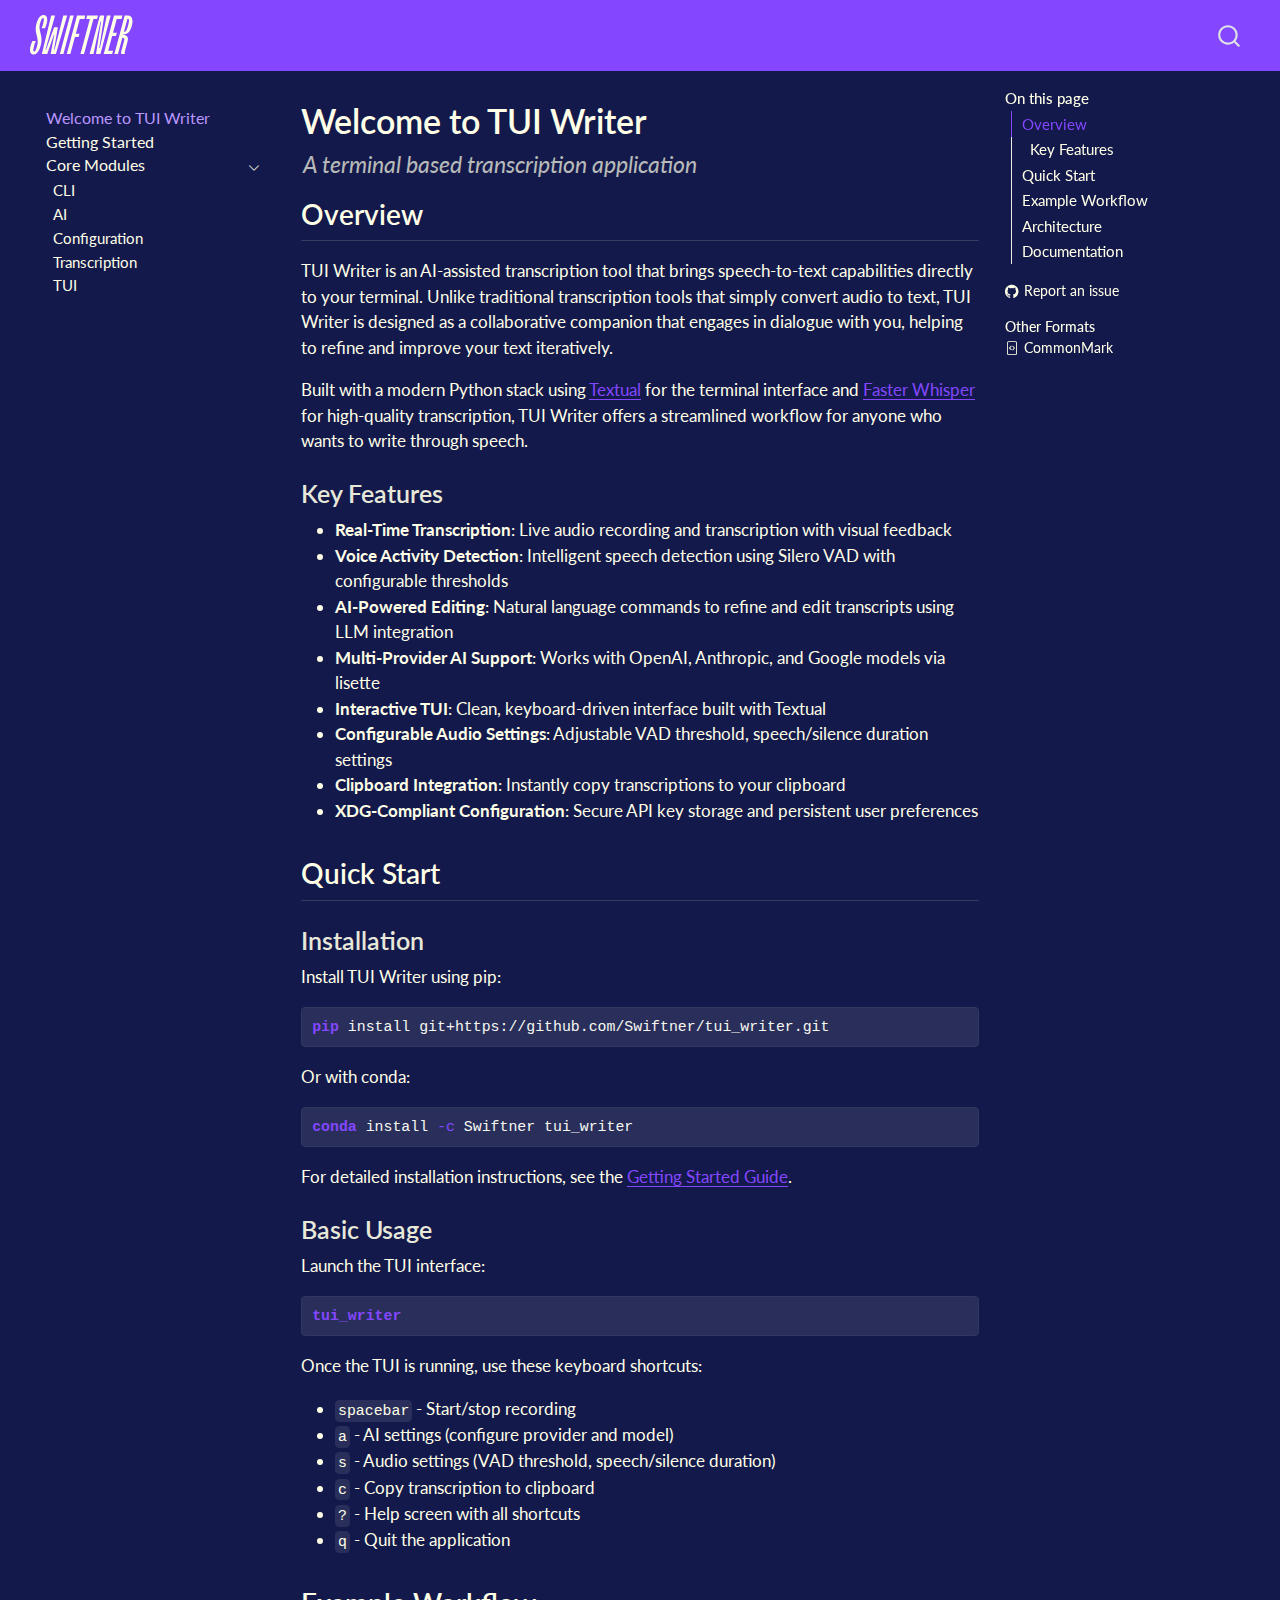
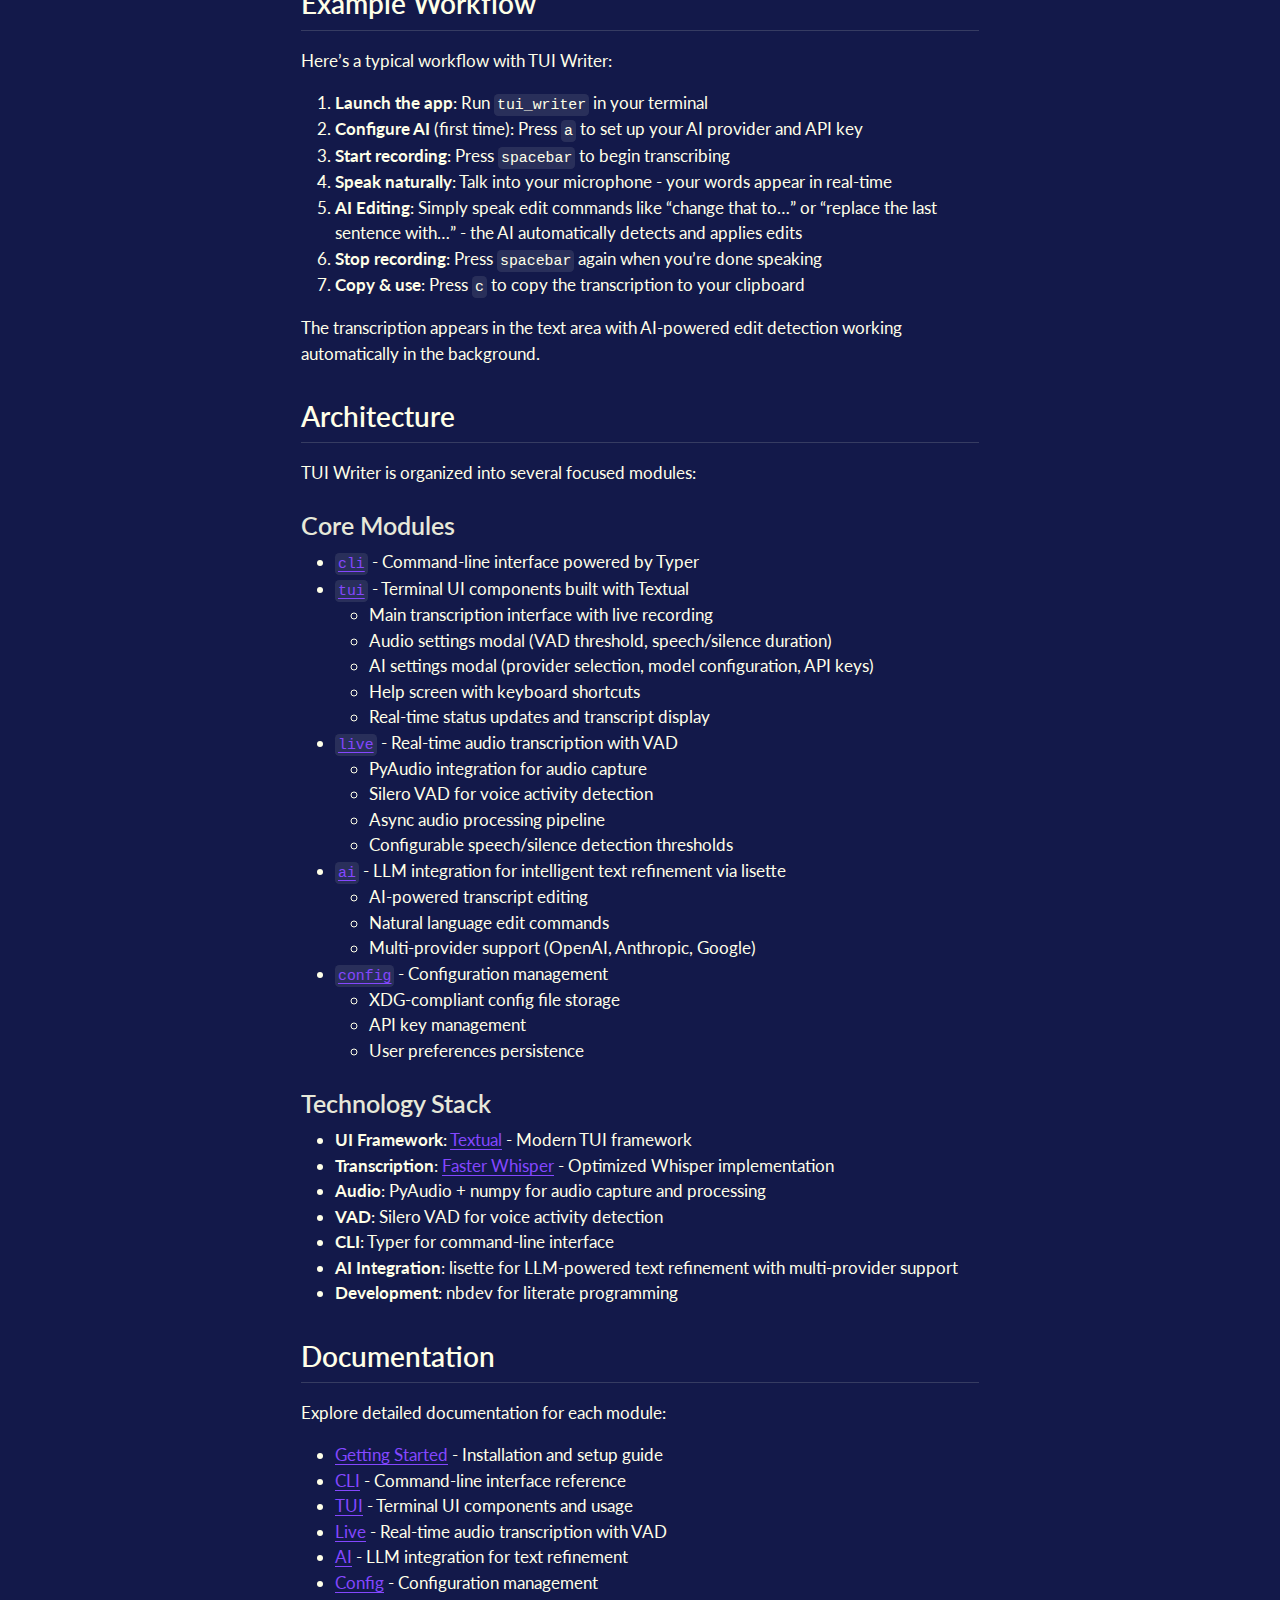
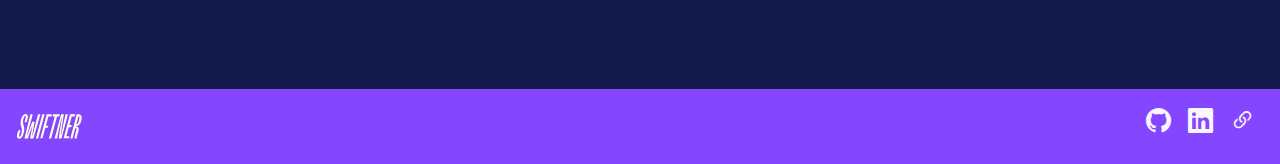
<file: index.html>
<!DOCTYPE html>
<html xmlns="http://www.w3.org/1999/xhtml" lang="en" xml:lang="en"><head>

<meta charset="utf-8">
<meta name="generator" content="quarto-1.8.26">

<meta name="viewport" content="width=device-width, initial-scale=1.0, user-scalable=yes">

<meta name="description" content="A terminal based transcription application">

<title>Welcome to TUI Writer – tui_writer</title>
<style>
code{white-space: pre-wrap;}
span.smallcaps{font-variant: small-caps;}
div.columns{display: flex; gap: min(4vw, 1.5em);}
div.column{flex: auto; overflow-x: auto;}
div.hanging-indent{margin-left: 1.5em; text-indent: -1.5em;}
ul.task-list{list-style: none;}
ul.task-list li input[type="checkbox"] {
  width: 0.8em;
  margin: 0 0.8em 0.2em -1em; /* quarto-specific, see https://github.com/quarto-dev/quarto-cli/issues/4556 */ 
  vertical-align: middle;
}
/* CSS for syntax highlighting */
html { -webkit-text-size-adjust: 100%; }
pre > code.sourceCode { white-space: pre; position: relative; }
pre > code.sourceCode > span { display: inline-block; line-height: 1.25; }
pre > code.sourceCode > span:empty { height: 1.2em; }
.sourceCode { overflow: visible; }
code.sourceCode > span { color: inherit; text-decoration: inherit; }
div.sourceCode { margin: 1em 0; }
pre.sourceCode { margin: 0; }
@media screen {
div.sourceCode { overflow: auto; }
}
@media print {
pre > code.sourceCode { white-space: pre-wrap; }
pre > code.sourceCode > span { text-indent: -5em; padding-left: 5em; }
}
pre.numberSource code
  { counter-reset: source-line 0; }
pre.numberSource code > span
  { position: relative; left: -4em; counter-increment: source-line; }
pre.numberSource code > span > a:first-child::before
  { content: counter(source-line);
    position: relative; left: -1em; text-align: right; vertical-align: baseline;
    border: none; display: inline-block;
    -webkit-touch-callout: none; -webkit-user-select: none;
    -khtml-user-select: none; -moz-user-select: none;
    -ms-user-select: none; user-select: none;
    padding: 0 4px; width: 4em;
  }
pre.numberSource { margin-left: 3em;  padding-left: 4px; }
div.sourceCode
  {   }
@media screen {
pre > code.sourceCode > span > a:first-child::before { text-decoration: underline; }
}
</style>


<script src="site_libs/quarto-nav/quarto-nav.js"></script>
<script src="site_libs/quarto-nav/headroom.min.js"></script>
<script src="site_libs/clipboard/clipboard.min.js"></script>
<script src="site_libs/quarto-search/autocomplete.umd.js"></script>
<script src="site_libs/quarto-search/fuse.min.js"></script>
<script src="site_libs/quarto-search/quarto-search.js"></script>
<meta name="quarto:offset" content="./">
<link href="./static/favicon.ico" rel="icon">
<script src="site_libs/quarto-html/quarto.js" type="module"></script>
<script src="site_libs/quarto-html/tabsets/tabsets.js" type="module"></script>
<script src="site_libs/quarto-html/axe/axe-check.js" type="module"></script>
<script src="site_libs/quarto-html/popper.min.js"></script>
<script src="site_libs/quarto-html/tippy.umd.min.js"></script>
<script src="site_libs/quarto-html/anchor.min.js"></script>
<link href="site_libs/quarto-html/tippy.css" rel="stylesheet">
<link href="site_libs/quarto-html/quarto-syntax-highlighting-dark-b758ccaa5987ceb1b75504551e579abf.css" rel="stylesheet" id="quarto-text-highlighting-styles">
<script src="site_libs/bootstrap/bootstrap.min.js"></script>
<link href="site_libs/bootstrap/bootstrap-icons.css" rel="stylesheet">
<link href="site_libs/bootstrap/bootstrap-2eb1021dfeeaed9502868759e4fb33d2.min.css" rel="stylesheet" append-hash="true" id="quarto-bootstrap" data-mode="dark">
<script id="quarto-search-options" type="application/json">{
  "location": "navbar",
  "copy-button": false,
  "collapse-after": 3,
  "panel-placement": "end",
  "type": "overlay",
  "limit": 50,
  "keyboard-shortcut": [
    "f",
    "/",
    "s"
  ],
  "show-item-context": false,
  "language": {
    "search-no-results-text": "No results",
    "search-matching-documents-text": "matching documents",
    "search-copy-link-title": "Copy link to search",
    "search-hide-matches-text": "Hide additional matches",
    "search-more-match-text": "more match in this document",
    "search-more-matches-text": "more matches in this document",
    "search-clear-button-title": "Clear",
    "search-text-placeholder": "",
    "search-detached-cancel-button-title": "Cancel",
    "search-submit-button-title": "Submit",
    "search-label": "Search"
  }
}</script>


<link rel="stylesheet" href="styles.css">
<meta property="og:title" content="Welcome to TUI Writer – tui_writer">
<meta property="og:description" content="A terminal based transcription application">
<meta property="og:site_name" content="tui_writer">
<meta name="twitter:title" content="Welcome to TUI Writer – tui_writer">
<meta name="twitter:description" content="A terminal based transcription application">
<meta name="twitter:card" content="summary">
</head>

<body class="nav-sidebar floating nav-fixed quarto-light">

<div id="quarto-search-results"></div>
  <header id="quarto-header" class="headroom fixed-top">
    <nav class="navbar navbar-expand-lg " data-bs-theme="dark">
      <div class="navbar-container container-fluid">
      <div class="navbar-brand-container mx-auto">
    <a href="./index.html" class="navbar-brand navbar-brand-logo">
    <img src="./static/logo.svg" alt="" class="navbar-logo light-content">
    <img src="./static/logo.svg" alt="" class="navbar-logo dark-content">
    </a>
    <a class="navbar-brand" href="./index.html">
    <span class="navbar-title">tui_writer</span>
    </a>
  </div>
        <div class="quarto-navbar-tools tools-end">
</div>
          <div id="quarto-search" class="" title="Search"></div>
      </div> <!-- /container-fluid -->
    </nav>
  <nav class="quarto-secondary-nav">
    <div class="container-fluid d-flex">
      <button type="button" class="quarto-btn-toggle btn" data-bs-toggle="collapse" role="button" data-bs-target=".quarto-sidebar-collapse-item" aria-controls="quarto-sidebar" aria-expanded="false" aria-label="Toggle sidebar navigation" onclick="if (window.quartoToggleHeadroom) { window.quartoToggleHeadroom(); }">
        <i class="bi bi-layout-text-sidebar-reverse"></i>
      </button>
        <nav class="quarto-page-breadcrumbs" aria-label="breadcrumb"><ol class="breadcrumb"><li class="breadcrumb-item"><a href="./index.html">Welcome to TUI Writer</a></li></ol></nav>
        <a class="flex-grow-1" role="navigation" data-bs-toggle="collapse" data-bs-target=".quarto-sidebar-collapse-item" aria-controls="quarto-sidebar" aria-expanded="false" aria-label="Toggle sidebar navigation" onclick="if (window.quartoToggleHeadroom) { window.quartoToggleHeadroom(); }">      
        </a>
    </div>
  </nav>
</header>
<!-- content -->
<div id="quarto-content" class="quarto-container page-columns page-rows-contents page-layout-article page-navbar">
<!-- sidebar -->
  <nav id="quarto-sidebar" class="sidebar collapse collapse-horizontal quarto-sidebar-collapse-item sidebar-navigation floating overflow-auto">
    <div class="sidebar-menu-container"> 
    <ul class="list-unstyled mt-1">
        <li class="sidebar-item">
  <div class="sidebar-item-container"> 
  <a href="./index.html" class="sidebar-item-text sidebar-link active">
 <span class="menu-text">Welcome to TUI Writer</span></a>
  </div>
</li>
        <li class="sidebar-item">
  <div class="sidebar-item-container"> 
  <a href="./getting_started.html" class="sidebar-item-text sidebar-link">
 <span class="menu-text">Getting Started</span></a>
  </div>
</li>
        <li class="sidebar-item sidebar-item-section">
      <div class="sidebar-item-container"> 
            <a class="sidebar-item-text sidebar-link text-start" data-bs-toggle="collapse" data-bs-target="#quarto-sidebar-section-1" role="navigation" aria-expanded="true">
 <span class="menu-text">Core Modules</span></a>
          <a class="sidebar-item-toggle text-start" data-bs-toggle="collapse" data-bs-target="#quarto-sidebar-section-1" role="navigation" aria-expanded="true" aria-label="Toggle section">
            <i class="bi bi-chevron-right ms-2"></i>
          </a> 
      </div>
      <ul id="quarto-sidebar-section-1" class="collapse list-unstyled sidebar-section depth1 show">  
          <li class="sidebar-item">
  <div class="sidebar-item-container"> 
  <a href="./cli.html" class="sidebar-item-text sidebar-link">
 <span class="menu-text">CLI</span></a>
  </div>
</li>
          <li class="sidebar-item">
  <div class="sidebar-item-container"> 
  <a href="./ai.html" class="sidebar-item-text sidebar-link">
 <span class="menu-text">AI</span></a>
  </div>
</li>
          <li class="sidebar-item">
  <div class="sidebar-item-container"> 
  <a href="./config.html" class="sidebar-item-text sidebar-link">
 <span class="menu-text">Configuration</span></a>
  </div>
</li>
          <li class="sidebar-item">
  <div class="sidebar-item-container"> 
  <a href="./live.html" class="sidebar-item-text sidebar-link">
 <span class="menu-text">Transcription</span></a>
  </div>
</li>
          <li class="sidebar-item">
  <div class="sidebar-item-container"> 
  <a href="./tui.html" class="sidebar-item-text sidebar-link">
 <span class="menu-text">TUI</span></a>
  </div>
</li>
      </ul>
  </li>
    </ul>
    </div>
</nav>
<div id="quarto-sidebar-glass" class="quarto-sidebar-collapse-item" data-bs-toggle="collapse" data-bs-target=".quarto-sidebar-collapse-item"></div>
<!-- margin-sidebar -->
    <div id="quarto-margin-sidebar" class="sidebar margin-sidebar">
        <nav id="TOC" role="doc-toc" class="toc-active">
    <h2 id="toc-title">On this page</h2>
   
  <ul>
  <li><a href="#overview" id="toc-overview" class="nav-link active" data-scroll-target="#overview">Overview</a>
  <ul class="collapse">
  <li><a href="#key-features" id="toc-key-features" class="nav-link" data-scroll-target="#key-features">Key Features</a></li>
  </ul></li>
  <li><a href="#quick-start" id="toc-quick-start" class="nav-link" data-scroll-target="#quick-start">Quick Start</a>
  <ul class="collapse">
  <li><a href="#installation" id="toc-installation" class="nav-link" data-scroll-target="#installation">Installation</a></li>
  <li><a href="#basic-usage" id="toc-basic-usage" class="nav-link" data-scroll-target="#basic-usage">Basic Usage</a></li>
  </ul></li>
  <li><a href="#example-workflow" id="toc-example-workflow" class="nav-link" data-scroll-target="#example-workflow">Example Workflow</a></li>
  <li><a href="#architecture" id="toc-architecture" class="nav-link" data-scroll-target="#architecture">Architecture</a>
  <ul class="collapse">
  <li><a href="#core-modules" id="toc-core-modules" class="nav-link" data-scroll-target="#core-modules">Core Modules</a></li>
  <li><a href="#technology-stack" id="toc-technology-stack" class="nav-link" data-scroll-target="#technology-stack">Technology Stack</a></li>
  </ul></li>
  <li><a href="#documentation" id="toc-documentation" class="nav-link" data-scroll-target="#documentation">Documentation</a></li>
  </ul>
<div class="toc-actions"><ul><li><a href="https://github.com/Swiftner/tui_writer/issues/new" class="toc-action"><i class="bi bi-github"></i>Report an issue</a></li></ul></div><div class="quarto-alternate-formats"><h2>Other Formats</h2><ul><li><a href="index.md"><i class="bi bi-file-code"></i>CommonMark</a></li></ul></div></nav>
    </div>
<!-- main -->
<main class="content" id="quarto-document-content">

<header id="title-block-header" class="quarto-title-block default">
<div class="quarto-title">
<h1 class="title">Welcome to TUI Writer</h1>
</div>

<div>
  <div class="description">
    A terminal based transcription application
  </div>
</div>


<div class="quarto-title-meta">

    
  
    
  </div>
  


</header>


<!-- WARNING: THIS FILE WAS AUTOGENERATED! DO NOT EDIT! -->
<section id="overview" class="level2">
<h2 class="anchored" data-anchor-id="overview">Overview</h2>
<p>TUI Writer is an AI-assisted transcription tool that brings speech-to-text capabilities directly to your terminal. Unlike traditional transcription tools that simply convert audio to text, TUI Writer is designed as a collaborative companion that engages in dialogue with you, helping to refine and improve your text iteratively.</p>
<p>Built with a modern Python stack using <a href="https://textual.textualize.io/">Textual</a> for the terminal interface and <a href="https://github.com/SYSTRAN/faster-whisper">Faster Whisper</a> for high-quality transcription, TUI Writer offers a streamlined workflow for anyone who wants to write through speech.</p>
<section id="key-features" class="level3">
<h3 class="anchored" data-anchor-id="key-features">Key Features</h3>
<ul>
<li><strong>Real-Time Transcription</strong>: Live audio recording and transcription with visual feedback</li>
<li><strong>Voice Activity Detection</strong>: Intelligent speech detection using Silero VAD with configurable thresholds</li>
<li><strong>AI-Powered Editing</strong>: Natural language commands to refine and edit transcripts using LLM integration</li>
<li><strong>Multi-Provider AI Support</strong>: Works with OpenAI, Anthropic, and Google models via lisette</li>
<li><strong>Interactive TUI</strong>: Clean, keyboard-driven interface built with Textual</li>
<li><strong>Configurable Audio Settings</strong>: Adjustable VAD threshold, speech/silence duration settings</li>
<li><strong>Clipboard Integration</strong>: Instantly copy transcriptions to your clipboard</li>
<li><strong>XDG-Compliant Configuration</strong>: Secure API key storage and persistent user preferences</li>
</ul>
</section>
</section>
<section id="quick-start" class="level2">
<h2 class="anchored" data-anchor-id="quick-start">Quick Start</h2>
<section id="installation" class="level3">
<h3 class="anchored" data-anchor-id="installation">Installation</h3>
<p>Install TUI Writer using pip:</p>
<div class="code-copy-outer-scaffold"><div class="sourceCode" id="cb1"><pre class="sourceCode bash code-with-copy"><code class="sourceCode bash"><span id="cb1-1"><a href="#cb1-1" aria-hidden="true" tabindex="-1"></a><span class="ex">pip</span> install git+https://github.com/Swiftner/tui_writer.git</span></code></pre></div><button title="Copy to Clipboard" class="code-copy-button"><i class="bi"></i></button></div>
<p>Or with conda:</p>
<div class="code-copy-outer-scaffold"><div class="sourceCode" id="cb2"><pre class="sourceCode bash code-with-copy"><code class="sourceCode bash"><span id="cb2-1"><a href="#cb2-1" aria-hidden="true" tabindex="-1"></a><span class="ex">conda</span> install <span class="at">-c</span> Swiftner tui_writer</span></code></pre></div><button title="Copy to Clipboard" class="code-copy-button"><i class="bi"></i></button></div>
<p>For detailed installation instructions, see the <a href="getting_started.html">Getting Started Guide</a>.</p>
</section>
<section id="basic-usage" class="level3">
<h3 class="anchored" data-anchor-id="basic-usage">Basic Usage</h3>
<p>Launch the TUI interface:</p>
<div class="code-copy-outer-scaffold"><div class="sourceCode" id="cb3"><pre class="sourceCode bash code-with-copy"><code class="sourceCode bash"><span id="cb3-1"><a href="#cb3-1" aria-hidden="true" tabindex="-1"></a><span class="ex">tui_writer</span></span></code></pre></div><button title="Copy to Clipboard" class="code-copy-button"><i class="bi"></i></button></div>
<p>Once the TUI is running, use these keyboard shortcuts:</p>
<ul>
<li><strong><code>spacebar</code></strong> - Start/stop recording</li>
<li><strong><code>a</code></strong> - AI settings (configure provider and model)</li>
<li><strong><code>s</code></strong> - Audio settings (VAD threshold, speech/silence duration)</li>
<li><strong><code>c</code></strong> - Copy transcription to clipboard</li>
<li><strong><code>?</code></strong> - Help screen with all shortcuts</li>
<li><strong><code>q</code></strong> - Quit the application</li>
</ul>
</section>
</section>
<section id="example-workflow" class="level2">
<h2 class="anchored" data-anchor-id="example-workflow">Example Workflow</h2>
<p>Here’s a typical workflow with TUI Writer:</p>
<ol type="1">
<li><strong>Launch the app</strong>: Run <code>tui_writer</code> in your terminal</li>
<li><strong>Configure AI</strong> (first time): Press <code>a</code> to set up your AI provider and API key</li>
<li><strong>Start recording</strong>: Press <code>spacebar</code> to begin transcribing</li>
<li><strong>Speak naturally</strong>: Talk into your microphone - your words appear in real-time</li>
<li><strong>AI Editing</strong>: Simply speak edit commands like “change that to…” or “replace the last sentence with…” - the AI automatically detects and applies edits</li>
<li><strong>Stop recording</strong>: Press <code>spacebar</code> again when you’re done speaking</li>
<li><strong>Copy &amp; use</strong>: Press <code>c</code> to copy the transcription to your clipboard</li>
</ol>
<p>The transcription appears in the text area with AI-powered edit detection working automatically in the background.</p>
</section>
<section id="architecture" class="level2">
<h2 class="anchored" data-anchor-id="architecture">Architecture</h2>
<p>TUI Writer is organized into several focused modules:</p>
<section id="core-modules" class="level3">
<h3 class="anchored" data-anchor-id="core-modules">Core Modules</h3>
<ul>
<li><strong><a href="cli.html"><code>cli</code></a></strong> - Command-line interface powered by Typer</li>
<li><strong><a href="tui.html"><code>tui</code></a></strong> - Terminal UI components built with Textual
<ul>
<li>Main transcription interface with live recording</li>
<li>Audio settings modal (VAD threshold, speech/silence duration)</li>
<li>AI settings modal (provider selection, model configuration, API keys)</li>
<li>Help screen with keyboard shortcuts</li>
<li>Real-time status updates and transcript display</li>
</ul></li>
<li><strong><a href="live.html"><code>live</code></a></strong> - Real-time audio transcription with VAD
<ul>
<li>PyAudio integration for audio capture</li>
<li>Silero VAD for voice activity detection</li>
<li>Async audio processing pipeline</li>
<li>Configurable speech/silence detection thresholds</li>
</ul></li>
<li><strong><a href="ai.html"><code>ai</code></a></strong> - LLM integration for intelligent text refinement via lisette
<ul>
<li>AI-powered transcript editing</li>
<li>Natural language edit commands</li>
<li>Multi-provider support (OpenAI, Anthropic, Google)</li>
</ul></li>
<li><strong><a href="01_config.html"><code>config</code></a></strong> - Configuration management
<ul>
<li>XDG-compliant config file storage</li>
<li>API key management</li>
<li>User preferences persistence</li>
</ul></li>
</ul>
</section>
<section id="technology-stack" class="level3">
<h3 class="anchored" data-anchor-id="technology-stack">Technology Stack</h3>
<ul>
<li><strong>UI Framework</strong>: <a href="https://textual.textualize.io/">Textual</a> - Modern TUI framework</li>
<li><strong>Transcription</strong>: <a href="https://github.com/SYSTRAN/faster-whisper">Faster Whisper</a> - Optimized Whisper implementation</li>
<li><strong>Audio</strong>: PyAudio + numpy for audio capture and processing</li>
<li><strong>VAD</strong>: Silero VAD for voice activity detection</li>
<li><strong>CLI</strong>: Typer for command-line interface</li>
<li><strong>AI Integration</strong>: lisette for LLM-powered text refinement with multi-provider support</li>
<li><strong>Development</strong>: nbdev for literate programming</li>
</ul>
</section>
</section>
<section id="documentation" class="level2">
<h2 class="anchored" data-anchor-id="documentation">Documentation</h2>
<p>Explore detailed documentation for each module:</p>
<ul>
<li><strong><a href="getting_started.html">Getting Started</a></strong> - Installation and setup guide</li>
<li><strong><a href="cli.html">CLI</a></strong> - Command-line interface reference</li>
<li><strong><a href="tui.html">TUI</a></strong> - Terminal UI components and usage</li>
<li><strong><a href="live.html">Live</a></strong> - Real-time audio transcription with VAD</li>
<li><strong><a href="ai.html">AI</a></strong> - LLM integration for text refinement</li>
<li><strong><a href="01_config.html">Config</a></strong> - Configuration management</li>
</ul>


</section>

</main> <!-- /main -->
<script id="quarto-html-after-body" type="application/javascript">
  window.document.addEventListener("DOMContentLoaded", function (event) {
    const icon = "";
    const anchorJS = new window.AnchorJS();
    anchorJS.options = {
      placement: 'right',
      icon: icon
    };
    anchorJS.add('.anchored');
    const isCodeAnnotation = (el) => {
      for (const clz of el.classList) {
        if (clz.startsWith('code-annotation-')) {                     
          return true;
        }
      }
      return false;
    }
    const onCopySuccess = function(e) {
      // button target
      const button = e.trigger;
      // don't keep focus
      button.blur();
      // flash "checked"
      button.classList.add('code-copy-button-checked');
      var currentTitle = button.getAttribute("title");
      button.setAttribute("title", "Copied!");
      let tooltip;
      if (window.bootstrap) {
        button.setAttribute("data-bs-toggle", "tooltip");
        button.setAttribute("data-bs-placement", "left");
        button.setAttribute("data-bs-title", "Copied!");
        tooltip = new bootstrap.Tooltip(button, 
          { trigger: "manual", 
            customClass: "code-copy-button-tooltip",
            offset: [0, -8]});
        tooltip.show();    
      }
      setTimeout(function() {
        if (tooltip) {
          tooltip.hide();
          button.removeAttribute("data-bs-title");
          button.removeAttribute("data-bs-toggle");
          button.removeAttribute("data-bs-placement");
        }
        button.setAttribute("title", currentTitle);
        button.classList.remove('code-copy-button-checked');
      }, 1000);
      // clear code selection
      e.clearSelection();
    }
    const getTextToCopy = function(trigger) {
      const outerScaffold = trigger.parentElement.cloneNode(true);
      const codeEl = outerScaffold.querySelector('code');
      for (const childEl of codeEl.children) {
        if (isCodeAnnotation(childEl)) {
          childEl.remove();
        }
      }
      return codeEl.innerText;
    }
    const clipboard = new window.ClipboardJS('.code-copy-button:not([data-in-quarto-modal])', {
      text: getTextToCopy
    });
    clipboard.on('success', onCopySuccess);
    if (window.document.getElementById('quarto-embedded-source-code-modal')) {
      const clipboardModal = new window.ClipboardJS('.code-copy-button[data-in-quarto-modal]', {
        text: getTextToCopy,
        container: window.document.getElementById('quarto-embedded-source-code-modal')
      });
      clipboardModal.on('success', onCopySuccess);
    }
      var localhostRegex = new RegExp(/^(?:http|https):\/\/localhost\:?[0-9]*\//);
      var mailtoRegex = new RegExp(/^mailto:/);
        var filterRegex = new RegExp("https:\/\/tui-writer\.swiftner\.app\/");
      var isInternal = (href) => {
          return filterRegex.test(href) || localhostRegex.test(href) || mailtoRegex.test(href);
      }
      // Inspect non-navigation links and adorn them if external
     var links = window.document.querySelectorAll('a[href]:not(.nav-link):not(.navbar-brand):not(.toc-action):not(.sidebar-link):not(.sidebar-item-toggle):not(.pagination-link):not(.no-external):not([aria-hidden]):not(.dropdown-item):not(.quarto-navigation-tool):not(.about-link)');
      for (var i=0; i<links.length; i++) {
        const link = links[i];
        if (!isInternal(link.href)) {
          // undo the damage that might have been done by quarto-nav.js in the case of
          // links that we want to consider external
          if (link.dataset.originalHref !== undefined) {
            link.href = link.dataset.originalHref;
          }
        }
      }
    function tippyHover(el, contentFn, onTriggerFn, onUntriggerFn) {
      const config = {
        allowHTML: true,
        maxWidth: 500,
        delay: 100,
        arrow: false,
        appendTo: function(el) {
            return el.parentElement;
        },
        interactive: true,
        interactiveBorder: 10,
        theme: 'quarto',
        placement: 'bottom-start',
      };
      if (contentFn) {
        config.content = contentFn;
      }
      if (onTriggerFn) {
        config.onTrigger = onTriggerFn;
      }
      if (onUntriggerFn) {
        config.onUntrigger = onUntriggerFn;
      }
      window.tippy(el, config); 
    }
    const noterefs = window.document.querySelectorAll('a[role="doc-noteref"]');
    for (var i=0; i<noterefs.length; i++) {
      const ref = noterefs[i];
      tippyHover(ref, function() {
        // use id or data attribute instead here
        let href = ref.getAttribute('data-footnote-href') || ref.getAttribute('href');
        try { href = new URL(href).hash; } catch {}
        const id = href.replace(/^#\/?/, "");
        const note = window.document.getElementById(id);
        if (note) {
          return note.innerHTML;
        } else {
          return "";
        }
      });
    }
    const xrefs = window.document.querySelectorAll('a.quarto-xref');
    const processXRef = (id, note) => {
      // Strip column container classes
      const stripColumnClz = (el) => {
        el.classList.remove("page-full", "page-columns");
        if (el.children) {
          for (const child of el.children) {
            stripColumnClz(child);
          }
        }
      }
      stripColumnClz(note)
      if (id === null || id.startsWith('sec-')) {
        // Special case sections, only their first couple elements
        const container = document.createElement("div");
        if (note.children && note.children.length > 2) {
          container.appendChild(note.children[0].cloneNode(true));
          for (let i = 1; i < note.children.length; i++) {
            const child = note.children[i];
            if (child.tagName === "P" && child.innerText === "") {
              continue;
            } else {
              container.appendChild(child.cloneNode(true));
              break;
            }
          }
          if (window.Quarto?.typesetMath) {
            window.Quarto.typesetMath(container);
          }
          return container.innerHTML
        } else {
          if (window.Quarto?.typesetMath) {
            window.Quarto.typesetMath(note);
          }
          return note.innerHTML;
        }
      } else {
        // Remove any anchor links if they are present
        const anchorLink = note.querySelector('a.anchorjs-link');
        if (anchorLink) {
          anchorLink.remove();
        }
        if (window.Quarto?.typesetMath) {
          window.Quarto.typesetMath(note);
        }
        if (note.classList.contains("callout")) {
          return note.outerHTML;
        } else {
          return note.innerHTML;
        }
      }
    }
    for (var i=0; i<xrefs.length; i++) {
      const xref = xrefs[i];
      tippyHover(xref, undefined, function(instance) {
        instance.disable();
        let url = xref.getAttribute('href');
        let hash = undefined; 
        if (url.startsWith('#')) {
          hash = url;
        } else {
          try { hash = new URL(url).hash; } catch {}
        }
        if (hash) {
          const id = hash.replace(/^#\/?/, "");
          const note = window.document.getElementById(id);
          if (note !== null) {
            try {
              const html = processXRef(id, note.cloneNode(true));
              instance.setContent(html);
            } finally {
              instance.enable();
              instance.show();
            }
          } else {
            // See if we can fetch this
            fetch(url.split('#')[0])
            .then(res => res.text())
            .then(html => {
              const parser = new DOMParser();
              const htmlDoc = parser.parseFromString(html, "text/html");
              const note = htmlDoc.getElementById(id);
              if (note !== null) {
                const html = processXRef(id, note);
                instance.setContent(html);
              } 
            }).finally(() => {
              instance.enable();
              instance.show();
            });
          }
        } else {
          // See if we can fetch a full url (with no hash to target)
          // This is a special case and we should probably do some content thinning / targeting
          fetch(url)
          .then(res => res.text())
          .then(html => {
            const parser = new DOMParser();
            const htmlDoc = parser.parseFromString(html, "text/html");
            const note = htmlDoc.querySelector('main.content');
            if (note !== null) {
              // This should only happen for chapter cross references
              // (since there is no id in the URL)
              // remove the first header
              if (note.children.length > 0 && note.children[0].tagName === "HEADER") {
                note.children[0].remove();
              }
              const html = processXRef(null, note);
              instance.setContent(html);
            } 
          }).finally(() => {
            instance.enable();
            instance.show();
          });
        }
      }, function(instance) {
      });
    }
        let selectedAnnoteEl;
        const selectorForAnnotation = ( cell, annotation) => {
          let cellAttr = 'data-code-cell="' + cell + '"';
          let lineAttr = 'data-code-annotation="' +  annotation + '"';
          const selector = 'span[' + cellAttr + '][' + lineAttr + ']';
          return selector;
        }
        const selectCodeLines = (annoteEl) => {
          const doc = window.document;
          const targetCell = annoteEl.getAttribute("data-target-cell");
          const targetAnnotation = annoteEl.getAttribute("data-target-annotation");
          const annoteSpan = window.document.querySelector(selectorForAnnotation(targetCell, targetAnnotation));
          const lines = annoteSpan.getAttribute("data-code-lines").split(",");
          const lineIds = lines.map((line) => {
            return targetCell + "-" + line;
          })
          let top = null;
          let height = null;
          let parent = null;
          if (lineIds.length > 0) {
              //compute the position of the single el (top and bottom and make a div)
              const el = window.document.getElementById(lineIds[0]);
              top = el.offsetTop;
              height = el.offsetHeight;
              parent = el.parentElement.parentElement;
            if (lineIds.length > 1) {
              const lastEl = window.document.getElementById(lineIds[lineIds.length - 1]);
              const bottom = lastEl.offsetTop + lastEl.offsetHeight;
              height = bottom - top;
            }
            if (top !== null && height !== null && parent !== null) {
              // cook up a div (if necessary) and position it 
              let div = window.document.getElementById("code-annotation-line-highlight");
              if (div === null) {
                div = window.document.createElement("div");
                div.setAttribute("id", "code-annotation-line-highlight");
                div.style.position = 'absolute';
                parent.appendChild(div);
              }
              div.style.top = top - 2 + "px";
              div.style.height = height + 4 + "px";
              div.style.left = 0;
              let gutterDiv = window.document.getElementById("code-annotation-line-highlight-gutter");
              if (gutterDiv === null) {
                gutterDiv = window.document.createElement("div");
                gutterDiv.setAttribute("id", "code-annotation-line-highlight-gutter");
                gutterDiv.style.position = 'absolute';
                const codeCell = window.document.getElementById(targetCell);
                const gutter = codeCell.querySelector('.code-annotation-gutter');
                gutter.appendChild(gutterDiv);
              }
              gutterDiv.style.top = top - 2 + "px";
              gutterDiv.style.height = height + 4 + "px";
            }
            selectedAnnoteEl = annoteEl;
          }
        };
        const unselectCodeLines = () => {
          const elementsIds = ["code-annotation-line-highlight", "code-annotation-line-highlight-gutter"];
          elementsIds.forEach((elId) => {
            const div = window.document.getElementById(elId);
            if (div) {
              div.remove();
            }
          });
          selectedAnnoteEl = undefined;
        };
          // Handle positioning of the toggle
      window.addEventListener(
        "resize",
        throttle(() => {
          elRect = undefined;
          if (selectedAnnoteEl) {
            selectCodeLines(selectedAnnoteEl);
          }
        }, 10)
      );
      function throttle(fn, ms) {
      let throttle = false;
      let timer;
        return (...args) => {
          if(!throttle) { // first call gets through
              fn.apply(this, args);
              throttle = true;
          } else { // all the others get throttled
              if(timer) clearTimeout(timer); // cancel #2
              timer = setTimeout(() => {
                fn.apply(this, args);
                timer = throttle = false;
              }, ms);
          }
        };
      }
        // Attach click handler to the DT
        const annoteDls = window.document.querySelectorAll('dt[data-target-cell]');
        for (const annoteDlNode of annoteDls) {
          annoteDlNode.addEventListener('click', (event) => {
            const clickedEl = event.target;
            if (clickedEl !== selectedAnnoteEl) {
              unselectCodeLines();
              const activeEl = window.document.querySelector('dt[data-target-cell].code-annotation-active');
              if (activeEl) {
                activeEl.classList.remove('code-annotation-active');
              }
              selectCodeLines(clickedEl);
              clickedEl.classList.add('code-annotation-active');
            } else {
              // Unselect the line
              unselectCodeLines();
              clickedEl.classList.remove('code-annotation-active');
            }
          });
        }
    const findCites = (el) => {
      const parentEl = el.parentElement;
      if (parentEl) {
        const cites = parentEl.dataset.cites;
        if (cites) {
          return {
            el,
            cites: cites.split(' ')
          };
        } else {
          return findCites(el.parentElement)
        }
      } else {
        return undefined;
      }
    };
    var bibliorefs = window.document.querySelectorAll('a[role="doc-biblioref"]');
    for (var i=0; i<bibliorefs.length; i++) {
      const ref = bibliorefs[i];
      const citeInfo = findCites(ref);
      if (citeInfo) {
        tippyHover(citeInfo.el, function() {
          var popup = window.document.createElement('div');
          citeInfo.cites.forEach(function(cite) {
            var citeDiv = window.document.createElement('div');
            citeDiv.classList.add('hanging-indent');
            citeDiv.classList.add('csl-entry');
            var biblioDiv = window.document.getElementById('ref-' + cite);
            if (biblioDiv) {
              citeDiv.innerHTML = biblioDiv.innerHTML;
            }
            popup.appendChild(citeDiv);
          });
          return popup.innerHTML;
        });
      }
    }
  });
  </script>
</div> <!-- /content -->
<footer class="footer">
  <div class="nav-footer">
    <div class="nav-footer-left">
<p><img src="static/logo.svg" alt="TUI Writer Logo" style="height: 30px;"></p>
</div>   
    <div class="nav-footer-center">
      &nbsp;
    <div class="toc-actions d-sm-block d-md-none"><ul><li><a href="https://github.com/Swiftner/tui_writer/issues/new" class="toc-action"><i class="bi bi-github"></i>Report an issue</a></li></ul></div></div>
    <div class="nav-footer-right">
      <ul class="footer-items list-unstyled">
    <li class="nav-item compact">
    <a class="nav-link" href="https://github.com/Swiftner">
      <i class="bi bi-github" role="img">
</i> 
    </a>
  </li>  
    <li class="nav-item compact">
    <a class="nav-link" href="https://www.linkedin.com/company/swiftner/">
      <i class="bi bi-linkedin" role="img">
</i> 
    </a>
  </li>  
    <li class="nav-item compact">
    <a class="nav-link" href="https://swiftner.com/">
      <i class="bi bi-link-45deg" role="img">
</i> 
    </a>
  </li>  
</ul>
    </div>
  </div>
</footer>




</body></html>
</file>
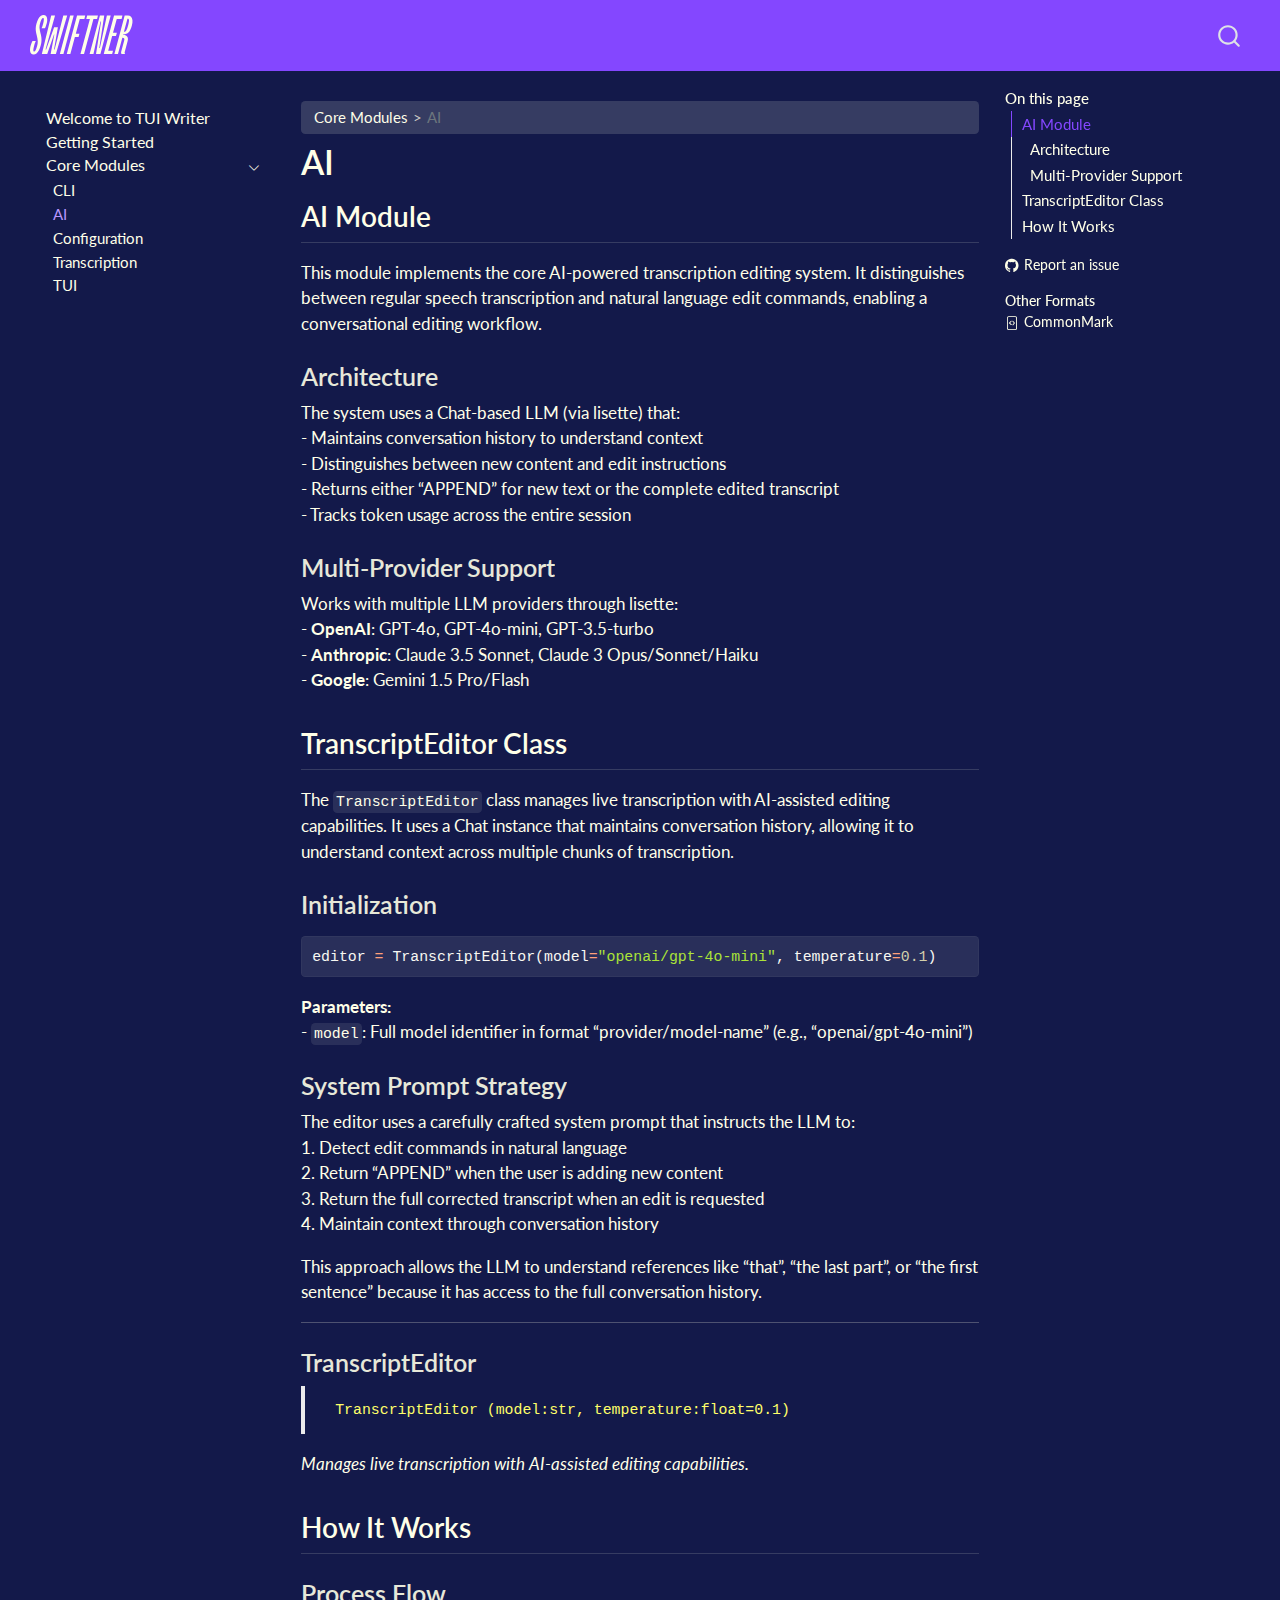
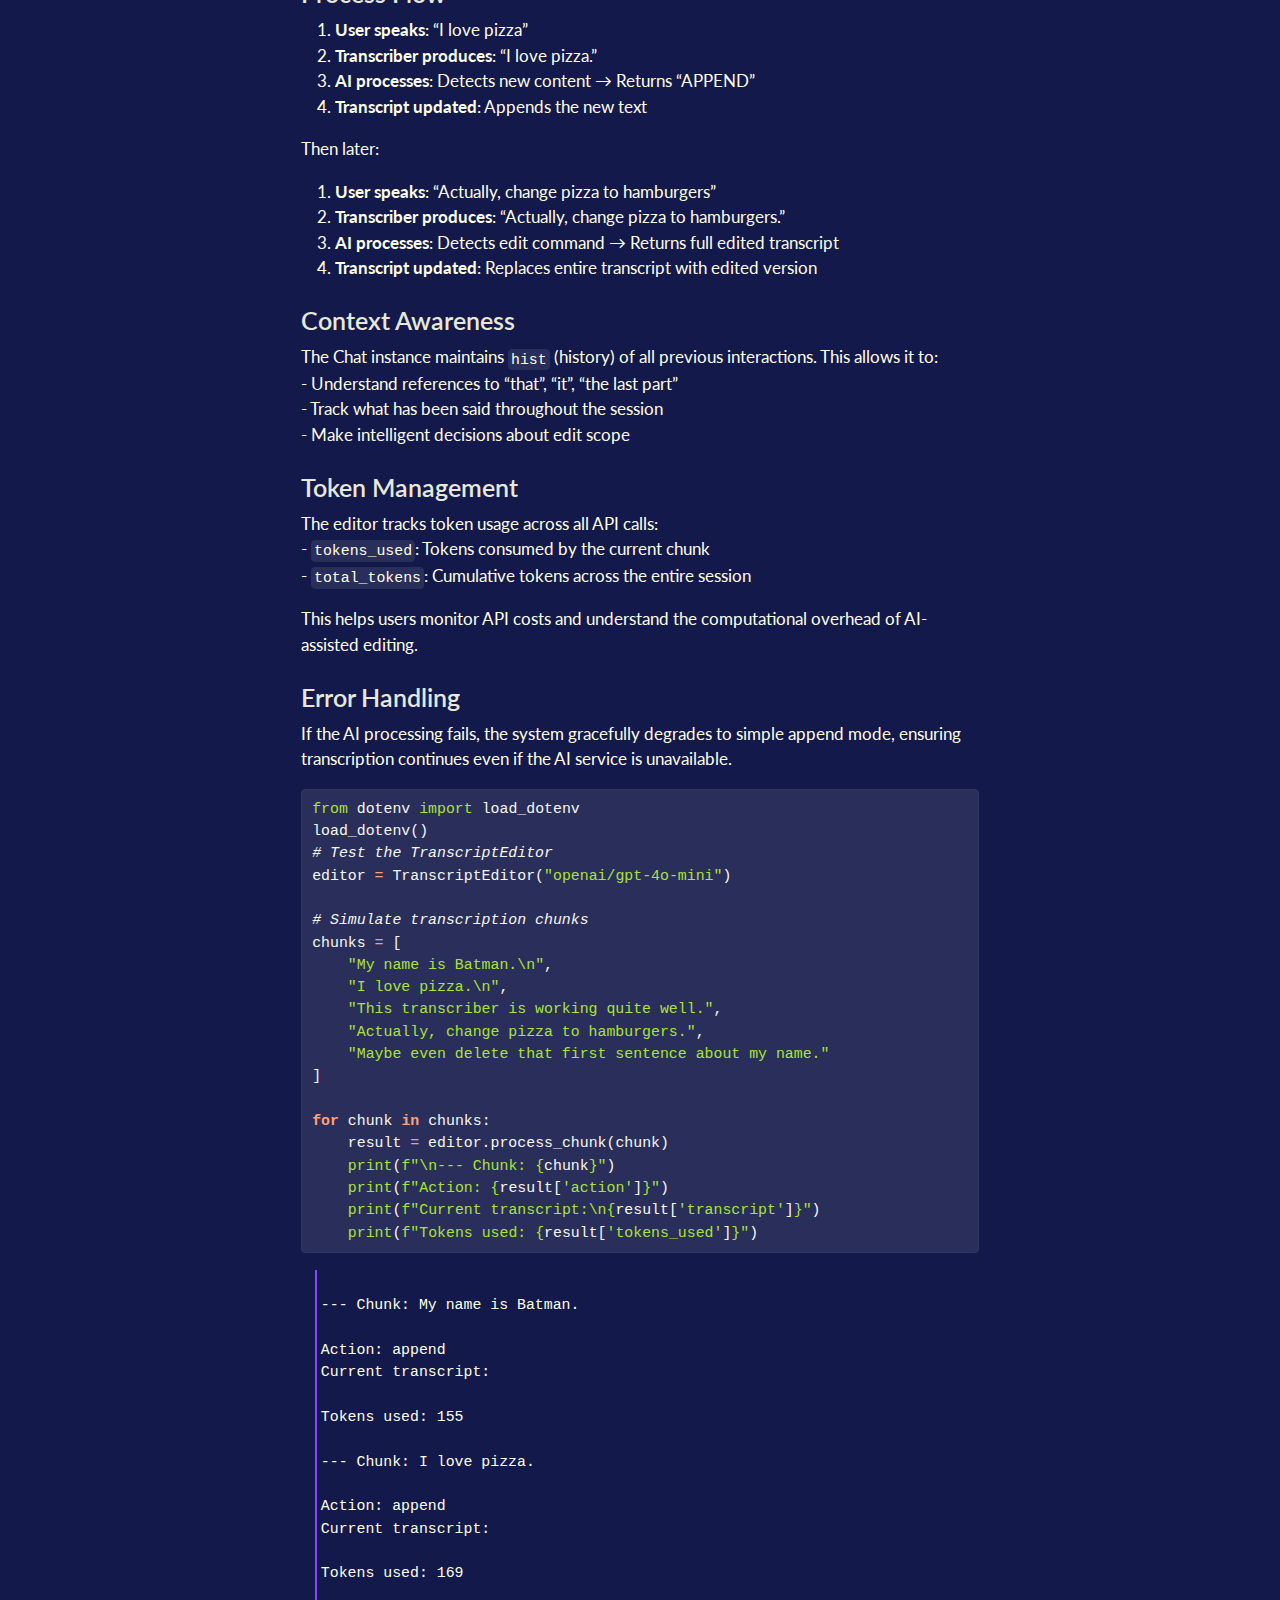
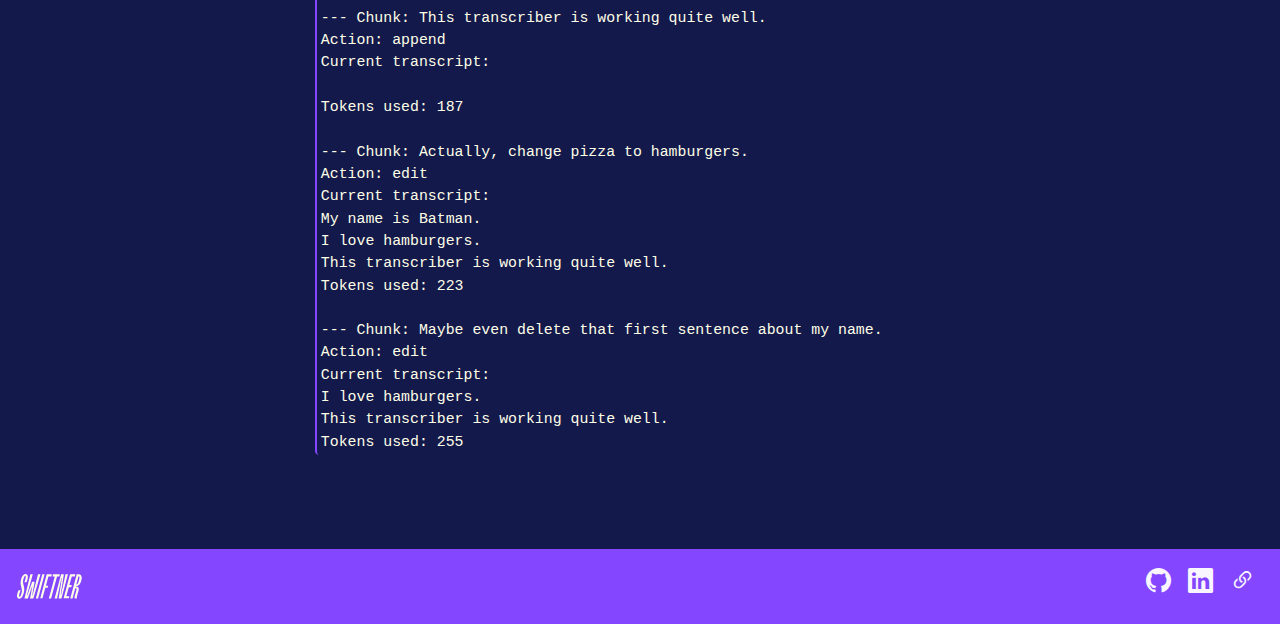
<file: ai.html>
<!DOCTYPE html>
<html xmlns="http://www.w3.org/1999/xhtml" lang="en" xml:lang="en"><head>

<meta charset="utf-8">
<meta name="generator" content="quarto-1.8.26">

<meta name="viewport" content="width=device-width, initial-scale=1.0, user-scalable=yes">


<title>AI – tui_writer</title>
<style>
code{white-space: pre-wrap;}
span.smallcaps{font-variant: small-caps;}
div.columns{display: flex; gap: min(4vw, 1.5em);}
div.column{flex: auto; overflow-x: auto;}
div.hanging-indent{margin-left: 1.5em; text-indent: -1.5em;}
ul.task-list{list-style: none;}
ul.task-list li input[type="checkbox"] {
  width: 0.8em;
  margin: 0 0.8em 0.2em -1em; /* quarto-specific, see https://github.com/quarto-dev/quarto-cli/issues/4556 */ 
  vertical-align: middle;
}
/* CSS for syntax highlighting */
html { -webkit-text-size-adjust: 100%; }
pre > code.sourceCode { white-space: pre; position: relative; }
pre > code.sourceCode > span { display: inline-block; line-height: 1.25; }
pre > code.sourceCode > span:empty { height: 1.2em; }
.sourceCode { overflow: visible; }
code.sourceCode > span { color: inherit; text-decoration: inherit; }
div.sourceCode { margin: 1em 0; }
pre.sourceCode { margin: 0; }
@media screen {
div.sourceCode { overflow: auto; }
}
@media print {
pre > code.sourceCode { white-space: pre-wrap; }
pre > code.sourceCode > span { text-indent: -5em; padding-left: 5em; }
}
pre.numberSource code
  { counter-reset: source-line 0; }
pre.numberSource code > span
  { position: relative; left: -4em; counter-increment: source-line; }
pre.numberSource code > span > a:first-child::before
  { content: counter(source-line);
    position: relative; left: -1em; text-align: right; vertical-align: baseline;
    border: none; display: inline-block;
    -webkit-touch-callout: none; -webkit-user-select: none;
    -khtml-user-select: none; -moz-user-select: none;
    -ms-user-select: none; user-select: none;
    padding: 0 4px; width: 4em;
  }
pre.numberSource { margin-left: 3em;  padding-left: 4px; }
div.sourceCode
  {   }
@media screen {
pre > code.sourceCode > span > a:first-child::before { text-decoration: underline; }
}
</style>


<script src="site_libs/quarto-nav/quarto-nav.js"></script>
<script src="site_libs/quarto-nav/headroom.min.js"></script>
<script src="site_libs/clipboard/clipboard.min.js"></script>
<script src="site_libs/quarto-search/autocomplete.umd.js"></script>
<script src="site_libs/quarto-search/fuse.min.js"></script>
<script src="site_libs/quarto-search/quarto-search.js"></script>
<meta name="quarto:offset" content="./">
<link href="./static/favicon.ico" rel="icon">
<script src="site_libs/quarto-html/quarto.js" type="module"></script>
<script src="site_libs/quarto-html/tabsets/tabsets.js" type="module"></script>
<script src="site_libs/quarto-html/axe/axe-check.js" type="module"></script>
<script src="site_libs/quarto-html/popper.min.js"></script>
<script src="site_libs/quarto-html/tippy.umd.min.js"></script>
<script src="site_libs/quarto-html/anchor.min.js"></script>
<link href="site_libs/quarto-html/tippy.css" rel="stylesheet">
<link href="site_libs/quarto-html/quarto-syntax-highlighting-dark-b758ccaa5987ceb1b75504551e579abf.css" rel="stylesheet" id="quarto-text-highlighting-styles">
<script src="site_libs/bootstrap/bootstrap.min.js"></script>
<link href="site_libs/bootstrap/bootstrap-icons.css" rel="stylesheet">
<link href="site_libs/bootstrap/bootstrap-2eb1021dfeeaed9502868759e4fb33d2.min.css" rel="stylesheet" append-hash="true" id="quarto-bootstrap" data-mode="dark">
<script id="quarto-search-options" type="application/json">{
  "location": "navbar",
  "copy-button": false,
  "collapse-after": 3,
  "panel-placement": "end",
  "type": "overlay",
  "limit": 50,
  "keyboard-shortcut": [
    "f",
    "/",
    "s"
  ],
  "show-item-context": false,
  "language": {
    "search-no-results-text": "No results",
    "search-matching-documents-text": "matching documents",
    "search-copy-link-title": "Copy link to search",
    "search-hide-matches-text": "Hide additional matches",
    "search-more-match-text": "more match in this document",
    "search-more-matches-text": "more matches in this document",
    "search-clear-button-title": "Clear",
    "search-text-placeholder": "",
    "search-detached-cancel-button-title": "Cancel",
    "search-submit-button-title": "Submit",
    "search-label": "Search"
  }
}</script>


<link rel="stylesheet" href="styles.css">
<meta property="og:title" content="AI – tui_writer">
<meta property="og:description" content="A TUI that you run to transcribe and edit text. It’s like a companion that dictates for you, engaging in a dialogue to collaboratively update a block of text rather than performing a direct transcription.">
<meta property="og:site_name" content="tui_writer">
<meta name="twitter:title" content="AI – tui_writer">
<meta name="twitter:description" content="A TUI that you run to transcribe and edit text. It’s like a companion that dictates for you, engaging in a dialogue to collaboratively update a block of text rather than performing a direct transcription.">
<meta name="twitter:card" content="summary">
</head>

<body class="nav-sidebar floating nav-fixed quarto-light">

<div id="quarto-search-results"></div>
  <header id="quarto-header" class="headroom fixed-top">
    <nav class="navbar navbar-expand-lg " data-bs-theme="dark">
      <div class="navbar-container container-fluid">
      <div class="navbar-brand-container mx-auto">
    <a href="./index.html" class="navbar-brand navbar-brand-logo">
    <img src="./static/logo.svg" alt="" class="navbar-logo light-content">
    <img src="./static/logo.svg" alt="" class="navbar-logo dark-content">
    </a>
    <a class="navbar-brand" href="./index.html">
    <span class="navbar-title">tui_writer</span>
    </a>
  </div>
        <div class="quarto-navbar-tools tools-end">
</div>
          <div id="quarto-search" class="" title="Search"></div>
      </div> <!-- /container-fluid -->
    </nav>
  <nav class="quarto-secondary-nav">
    <div class="container-fluid d-flex">
      <button type="button" class="quarto-btn-toggle btn" data-bs-toggle="collapse" role="button" data-bs-target=".quarto-sidebar-collapse-item" aria-controls="quarto-sidebar" aria-expanded="false" aria-label="Toggle sidebar navigation" onclick="if (window.quartoToggleHeadroom) { window.quartoToggleHeadroom(); }">
        <i class="bi bi-layout-text-sidebar-reverse"></i>
      </button>
        <nav class="quarto-page-breadcrumbs" aria-label="breadcrumb"><ol class="breadcrumb"><li class="breadcrumb-item"><a href="./cli.html">Core Modules</a></li><li class="breadcrumb-item"><a href="./ai.html">AI</a></li></ol></nav>
        <a class="flex-grow-1" role="navigation" data-bs-toggle="collapse" data-bs-target=".quarto-sidebar-collapse-item" aria-controls="quarto-sidebar" aria-expanded="false" aria-label="Toggle sidebar navigation" onclick="if (window.quartoToggleHeadroom) { window.quartoToggleHeadroom(); }">      
        </a>
    </div>
  </nav>
</header>
<!-- content -->
<div id="quarto-content" class="quarto-container page-columns page-rows-contents page-layout-article page-navbar">
<!-- sidebar -->
  <nav id="quarto-sidebar" class="sidebar collapse collapse-horizontal quarto-sidebar-collapse-item sidebar-navigation floating overflow-auto">
    <div class="sidebar-menu-container"> 
    <ul class="list-unstyled mt-1">
        <li class="sidebar-item">
  <div class="sidebar-item-container"> 
  <a href="./index.html" class="sidebar-item-text sidebar-link">
 <span class="menu-text">Welcome to TUI Writer</span></a>
  </div>
</li>
        <li class="sidebar-item">
  <div class="sidebar-item-container"> 
  <a href="./getting_started.html" class="sidebar-item-text sidebar-link">
 <span class="menu-text">Getting Started</span></a>
  </div>
</li>
        <li class="sidebar-item sidebar-item-section">
      <div class="sidebar-item-container"> 
            <a class="sidebar-item-text sidebar-link text-start" data-bs-toggle="collapse" data-bs-target="#quarto-sidebar-section-1" role="navigation" aria-expanded="true">
 <span class="menu-text">Core Modules</span></a>
          <a class="sidebar-item-toggle text-start" data-bs-toggle="collapse" data-bs-target="#quarto-sidebar-section-1" role="navigation" aria-expanded="true" aria-label="Toggle section">
            <i class="bi bi-chevron-right ms-2"></i>
          </a> 
      </div>
      <ul id="quarto-sidebar-section-1" class="collapse list-unstyled sidebar-section depth1 show">  
          <li class="sidebar-item">
  <div class="sidebar-item-container"> 
  <a href="./cli.html" class="sidebar-item-text sidebar-link">
 <span class="menu-text">CLI</span></a>
  </div>
</li>
          <li class="sidebar-item">
  <div class="sidebar-item-container"> 
  <a href="./ai.html" class="sidebar-item-text sidebar-link active">
 <span class="menu-text">AI</span></a>
  </div>
</li>
          <li class="sidebar-item">
  <div class="sidebar-item-container"> 
  <a href="./config.html" class="sidebar-item-text sidebar-link">
 <span class="menu-text">Configuration</span></a>
  </div>
</li>
          <li class="sidebar-item">
  <div class="sidebar-item-container"> 
  <a href="./live.html" class="sidebar-item-text sidebar-link">
 <span class="menu-text">Transcription</span></a>
  </div>
</li>
          <li class="sidebar-item">
  <div class="sidebar-item-container"> 
  <a href="./tui.html" class="sidebar-item-text sidebar-link">
 <span class="menu-text">TUI</span></a>
  </div>
</li>
      </ul>
  </li>
    </ul>
    </div>
</nav>
<div id="quarto-sidebar-glass" class="quarto-sidebar-collapse-item" data-bs-toggle="collapse" data-bs-target=".quarto-sidebar-collapse-item"></div>
<!-- margin-sidebar -->
    <div id="quarto-margin-sidebar" class="sidebar margin-sidebar">
        <nav id="TOC" role="doc-toc" class="toc-active">
    <h2 id="toc-title">On this page</h2>
   
  <ul>
  <li><a href="#ai-module" id="toc-ai-module" class="nav-link active" data-scroll-target="#ai-module">AI Module</a>
  <ul class="collapse">
  <li><a href="#architecture" id="toc-architecture" class="nav-link" data-scroll-target="#architecture">Architecture</a></li>
  <li><a href="#multi-provider-support" id="toc-multi-provider-support" class="nav-link" data-scroll-target="#multi-provider-support">Multi-Provider Support</a></li>
  </ul></li>
  <li><a href="#transcripteditor-class" id="toc-transcripteditor-class" class="nav-link" data-scroll-target="#transcripteditor-class">TranscriptEditor Class</a>
  <ul class="collapse">
  <li><a href="#initialization" id="toc-initialization" class="nav-link" data-scroll-target="#initialization">Initialization</a></li>
  <li><a href="#system-prompt-strategy" id="toc-system-prompt-strategy" class="nav-link" data-scroll-target="#system-prompt-strategy">System Prompt Strategy</a></li>
  <li><a href="#transcripteditor" id="toc-transcripteditor" class="nav-link" data-scroll-target="#transcripteditor">TranscriptEditor</a></li>
  </ul></li>
  <li><a href="#how-it-works" id="toc-how-it-works" class="nav-link" data-scroll-target="#how-it-works">How It Works</a>
  <ul class="collapse">
  <li><a href="#process-flow" id="toc-process-flow" class="nav-link" data-scroll-target="#process-flow">Process Flow</a></li>
  <li><a href="#context-awareness" id="toc-context-awareness" class="nav-link" data-scroll-target="#context-awareness">Context Awareness</a></li>
  <li><a href="#token-management" id="toc-token-management" class="nav-link" data-scroll-target="#token-management">Token Management</a></li>
  <li><a href="#error-handling" id="toc-error-handling" class="nav-link" data-scroll-target="#error-handling">Error Handling</a></li>
  </ul></li>
  </ul>
<div class="toc-actions"><ul><li><a href="https://github.com/Swiftner/tui_writer/issues/new" class="toc-action"><i class="bi bi-github"></i>Report an issue</a></li></ul></div><div class="quarto-alternate-formats"><h2>Other Formats</h2><ul><li><a href="ai.html.md"><i class="bi bi-file-code"></i>CommonMark</a></li></ul></div></nav>
    </div>
<!-- main -->
<main class="content" id="quarto-document-content">

<header id="title-block-header" class="quarto-title-block default"><nav class="quarto-page-breadcrumbs quarto-title-breadcrumbs d-none d-lg-block" aria-label="breadcrumb"><ol class="breadcrumb"><li class="breadcrumb-item"><a href="./cli.html">Core Modules</a></li><li class="breadcrumb-item"><a href="./ai.html">AI</a></li></ol></nav>
<div class="quarto-title">
<h1 class="title">AI</h1>
</div>



<div class="quarto-title-meta">

    
  
    
  </div>
  


</header>


<!-- WARNING: THIS FILE WAS AUTOGENERATED! DO NOT EDIT! -->
<section id="ai-module" class="level2">
<h2 class="anchored" data-anchor-id="ai-module">AI Module</h2>
<p>This module implements the core AI-powered transcription editing system. It distinguishes between regular speech transcription and natural language edit commands, enabling a conversational editing workflow.</p>
<section id="architecture" class="level3">
<h3 class="anchored" data-anchor-id="architecture">Architecture</h3>
<p>The system uses a Chat-based LLM (via lisette) that: <br> - Maintains conversation history to understand context <br> - Distinguishes between new content and edit instructions <br> - Returns either “APPEND” for new text or the complete edited transcript <br> - Tracks token usage across the entire session <br></p>
</section>
<section id="multi-provider-support" class="level3">
<h3 class="anchored" data-anchor-id="multi-provider-support">Multi-Provider Support</h3>
<p>Works with multiple LLM providers through lisette: <br> - <strong>OpenAI</strong>: GPT-4o, GPT-4o-mini, GPT-3.5-turbo <br> - <strong>Anthropic</strong>: Claude 3.5 Sonnet, Claude 3 Opus/Sonnet/Haiku <br> - <strong>Google</strong>: Gemini 1.5 Pro/Flash <br></p>
</section>
</section>
<section id="transcripteditor-class" class="level2">
<h2 class="anchored" data-anchor-id="transcripteditor-class">TranscriptEditor Class</h2>
<p>The <code>TranscriptEditor</code> class manages live transcription with AI-assisted editing capabilities. It uses a Chat instance that maintains conversation history, allowing it to understand context across multiple chunks of transcription.</p>
<section id="initialization" class="level3">
<h3 class="anchored" data-anchor-id="initialization">Initialization</h3>
<div class="code-copy-outer-scaffold"><div class="sourceCode" id="cb1"><pre class="sourceCode python code-with-copy"><code class="sourceCode python"><span id="cb1-1"><a href="#cb1-1" aria-hidden="true" tabindex="-1"></a>editor <span class="op">=</span> TranscriptEditor(model<span class="op">=</span><span class="st">"openai/gpt-4o-mini"</span>, temperature<span class="op">=</span><span class="fl">0.1</span>)</span></code></pre></div><button title="Copy to Clipboard" class="code-copy-button"><i class="bi"></i></button></div>
<p><strong>Parameters:</strong> <br> - <code>model</code>: Full model identifier in format “provider/model-name” (e.g., “openai/gpt-4o-mini”) <br></p>
</section>
<section id="system-prompt-strategy" class="level3">
<h3 class="anchored" data-anchor-id="system-prompt-strategy">System Prompt Strategy</h3>
<p>The editor uses a carefully crafted system prompt that instructs the LLM to: <br> 1. Detect edit commands in natural language <br> 2. Return “APPEND” when the user is adding new content <br> 3. Return the full corrected transcript when an edit is requested <br> 4. Maintain context through conversation history <br></p>
<p>This approach allows the LLM to understand references like “that”, “the last part”, or “the first sentence” because it has access to the full conversation history.</p>
<hr>
</section>
<section id="transcripteditor" class="level3">
<h3 class="anchored" data-anchor-id="transcripteditor">TranscriptEditor</h3>
<blockquote class="blockquote">
<pre><code> TranscriptEditor (model:str, temperature:float=0.1)</code></pre>
</blockquote>
<p><em>Manages live transcription with AI-assisted editing capabilities.</em></p>
</section>
</section>
<section id="how-it-works" class="level2">
<h2 class="anchored" data-anchor-id="how-it-works">How It Works</h2>
<section id="process-flow" class="level3">
<h3 class="anchored" data-anchor-id="process-flow">Process Flow</h3>
<ol type="1">
<li><strong>User speaks</strong>: “I love pizza” <br></li>
<li><strong>Transcriber produces</strong>: “I love pizza.” <br></li>
<li><strong>AI processes</strong>: Detects new content → Returns “APPEND” <br></li>
<li><strong>Transcript updated</strong>: Appends the new text <br></li>
</ol>
<p>Then later: <br></p>
<ol type="1">
<li><strong>User speaks</strong>: “Actually, change pizza to hamburgers” <br></li>
<li><strong>Transcriber produces</strong>: “Actually, change pizza to hamburgers.” <br></li>
<li><strong>AI processes</strong>: Detects edit command → Returns full edited transcript <br></li>
<li><strong>Transcript updated</strong>: Replaces entire transcript with edited version <br></li>
</ol>
</section>
<section id="context-awareness" class="level3">
<h3 class="anchored" data-anchor-id="context-awareness">Context Awareness</h3>
<p>The Chat instance maintains <code>hist</code> (history) of all previous interactions. This allows it to: <br> - Understand references to “that”, “it”, “the last part” <br> - Track what has been said throughout the session <br> - Make intelligent decisions about edit scope <br></p>
</section>
<section id="token-management" class="level3">
<h3 class="anchored" data-anchor-id="token-management">Token Management</h3>
<p>The editor tracks token usage across all API calls: <br> - <code>tokens_used</code>: Tokens consumed by the current chunk <br> - <code>total_tokens</code>: Cumulative tokens across the entire session <br></p>
<p>This helps users monitor API costs and understand the computational overhead of AI-assisted editing.</p>
</section>
<section id="error-handling" class="level3">
<h3 class="anchored" data-anchor-id="error-handling">Error Handling</h3>
<p>If the AI processing fails, the system gracefully degrades to simple append mode, ensuring transcription continues even if the AI service is unavailable.</p>
<div id="3825418a" class="cell">
<div class="code-copy-outer-scaffold"><div class="sourceCode cell-code" id="cb3"><pre class="sourceCode python code-with-copy"><code class="sourceCode python"><span id="cb3-1"><a href="#cb3-1" aria-hidden="true" tabindex="-1"></a><span class="im">from</span> dotenv <span class="im">import</span> load_dotenv</span>
<span id="cb3-2"><a href="#cb3-2" aria-hidden="true" tabindex="-1"></a>load_dotenv()</span>
<span id="cb3-3"><a href="#cb3-3" aria-hidden="true" tabindex="-1"></a><span class="co"># Test the TranscriptEditor</span></span>
<span id="cb3-4"><a href="#cb3-4" aria-hidden="true" tabindex="-1"></a>editor <span class="op">=</span> TranscriptEditor(<span class="st">"openai/gpt-4o-mini"</span>)</span>
<span id="cb3-5"><a href="#cb3-5" aria-hidden="true" tabindex="-1"></a></span>
<span id="cb3-6"><a href="#cb3-6" aria-hidden="true" tabindex="-1"></a><span class="co"># Simulate transcription chunks</span></span>
<span id="cb3-7"><a href="#cb3-7" aria-hidden="true" tabindex="-1"></a>chunks <span class="op">=</span> [</span>
<span id="cb3-8"><a href="#cb3-8" aria-hidden="true" tabindex="-1"></a>    <span class="st">"My name is Batman.</span><span class="ch">\n</span><span class="st">"</span>,</span>
<span id="cb3-9"><a href="#cb3-9" aria-hidden="true" tabindex="-1"></a>    <span class="st">"I love pizza.</span><span class="ch">\n</span><span class="st">"</span>,</span>
<span id="cb3-10"><a href="#cb3-10" aria-hidden="true" tabindex="-1"></a>    <span class="st">"This transcriber is working quite well."</span>,</span>
<span id="cb3-11"><a href="#cb3-11" aria-hidden="true" tabindex="-1"></a>    <span class="st">"Actually, change pizza to hamburgers."</span>,</span>
<span id="cb3-12"><a href="#cb3-12" aria-hidden="true" tabindex="-1"></a>    <span class="st">"Maybe even delete that first sentence about my name."</span></span>
<span id="cb3-13"><a href="#cb3-13" aria-hidden="true" tabindex="-1"></a>]</span>
<span id="cb3-14"><a href="#cb3-14" aria-hidden="true" tabindex="-1"></a></span>
<span id="cb3-15"><a href="#cb3-15" aria-hidden="true" tabindex="-1"></a><span class="cf">for</span> chunk <span class="kw">in</span> chunks:</span>
<span id="cb3-16"><a href="#cb3-16" aria-hidden="true" tabindex="-1"></a>    result <span class="op">=</span> editor.process_chunk(chunk)</span>
<span id="cb3-17"><a href="#cb3-17" aria-hidden="true" tabindex="-1"></a>    <span class="bu">print</span>(<span class="ss">f"</span><span class="ch">\n</span><span class="ss">--- Chunk: </span><span class="sc">{</span>chunk<span class="sc">}</span><span class="ss">"</span>)</span>
<span id="cb3-18"><a href="#cb3-18" aria-hidden="true" tabindex="-1"></a>    <span class="bu">print</span>(<span class="ss">f"Action: </span><span class="sc">{</span>result[<span class="st">'action'</span>]<span class="sc">}</span><span class="ss">"</span>)</span>
<span id="cb3-19"><a href="#cb3-19" aria-hidden="true" tabindex="-1"></a>    <span class="bu">print</span>(<span class="ss">f"Current transcript:</span><span class="ch">\n</span><span class="sc">{</span>result[<span class="st">'transcript'</span>]<span class="sc">}</span><span class="ss">"</span>)</span>
<span id="cb3-20"><a href="#cb3-20" aria-hidden="true" tabindex="-1"></a>    <span class="bu">print</span>(<span class="ss">f"Tokens used: </span><span class="sc">{</span>result[<span class="st">'tokens_used'</span>]<span class="sc">}</span><span class="ss">"</span>)</span></code></pre></div><button title="Copy to Clipboard" class="code-copy-button"><i class="bi"></i></button></div>
<div class="cell-output cell-output-stdout">
<pre><code>
--- Chunk: My name is Batman.

Action: append
Current transcript:

Tokens used: 155

--- Chunk: I love pizza.

Action: append
Current transcript:

Tokens used: 169

--- Chunk: This transcriber is working quite well.
Action: append
Current transcript:

Tokens used: 187

--- Chunk: Actually, change pizza to hamburgers.
Action: edit
Current transcript:
My name is Batman.  
I love hamburgers.  
This transcriber is working quite well.
Tokens used: 223

--- Chunk: Maybe even delete that first sentence about my name.
Action: edit
Current transcript:
I love hamburgers.  
This transcriber is working quite well.
Tokens used: 255</code></pre>
</div>
</div>


</section>
</section>

</main> <!-- /main -->
<script id="quarto-html-after-body" type="application/javascript">
  window.document.addEventListener("DOMContentLoaded", function (event) {
    const icon = "";
    const anchorJS = new window.AnchorJS();
    anchorJS.options = {
      placement: 'right',
      icon: icon
    };
    anchorJS.add('.anchored');
    const isCodeAnnotation = (el) => {
      for (const clz of el.classList) {
        if (clz.startsWith('code-annotation-')) {                     
          return true;
        }
      }
      return false;
    }
    const onCopySuccess = function(e) {
      // button target
      const button = e.trigger;
      // don't keep focus
      button.blur();
      // flash "checked"
      button.classList.add('code-copy-button-checked');
      var currentTitle = button.getAttribute("title");
      button.setAttribute("title", "Copied!");
      let tooltip;
      if (window.bootstrap) {
        button.setAttribute("data-bs-toggle", "tooltip");
        button.setAttribute("data-bs-placement", "left");
        button.setAttribute("data-bs-title", "Copied!");
        tooltip = new bootstrap.Tooltip(button, 
          { trigger: "manual", 
            customClass: "code-copy-button-tooltip",
            offset: [0, -8]});
        tooltip.show();    
      }
      setTimeout(function() {
        if (tooltip) {
          tooltip.hide();
          button.removeAttribute("data-bs-title");
          button.removeAttribute("data-bs-toggle");
          button.removeAttribute("data-bs-placement");
        }
        button.setAttribute("title", currentTitle);
        button.classList.remove('code-copy-button-checked');
      }, 1000);
      // clear code selection
      e.clearSelection();
    }
    const getTextToCopy = function(trigger) {
      const outerScaffold = trigger.parentElement.cloneNode(true);
      const codeEl = outerScaffold.querySelector('code');
      for (const childEl of codeEl.children) {
        if (isCodeAnnotation(childEl)) {
          childEl.remove();
        }
      }
      return codeEl.innerText;
    }
    const clipboard = new window.ClipboardJS('.code-copy-button:not([data-in-quarto-modal])', {
      text: getTextToCopy
    });
    clipboard.on('success', onCopySuccess);
    if (window.document.getElementById('quarto-embedded-source-code-modal')) {
      const clipboardModal = new window.ClipboardJS('.code-copy-button[data-in-quarto-modal]', {
        text: getTextToCopy,
        container: window.document.getElementById('quarto-embedded-source-code-modal')
      });
      clipboardModal.on('success', onCopySuccess);
    }
      var localhostRegex = new RegExp(/^(?:http|https):\/\/localhost\:?[0-9]*\//);
      var mailtoRegex = new RegExp(/^mailto:/);
        var filterRegex = new RegExp("https:\/\/tui-writer\.swiftner\.app\/");
      var isInternal = (href) => {
          return filterRegex.test(href) || localhostRegex.test(href) || mailtoRegex.test(href);
      }
      // Inspect non-navigation links and adorn them if external
     var links = window.document.querySelectorAll('a[href]:not(.nav-link):not(.navbar-brand):not(.toc-action):not(.sidebar-link):not(.sidebar-item-toggle):not(.pagination-link):not(.no-external):not([aria-hidden]):not(.dropdown-item):not(.quarto-navigation-tool):not(.about-link)');
      for (var i=0; i<links.length; i++) {
        const link = links[i];
        if (!isInternal(link.href)) {
          // undo the damage that might have been done by quarto-nav.js in the case of
          // links that we want to consider external
          if (link.dataset.originalHref !== undefined) {
            link.href = link.dataset.originalHref;
          }
        }
      }
    function tippyHover(el, contentFn, onTriggerFn, onUntriggerFn) {
      const config = {
        allowHTML: true,
        maxWidth: 500,
        delay: 100,
        arrow: false,
        appendTo: function(el) {
            return el.parentElement;
        },
        interactive: true,
        interactiveBorder: 10,
        theme: 'quarto',
        placement: 'bottom-start',
      };
      if (contentFn) {
        config.content = contentFn;
      }
      if (onTriggerFn) {
        config.onTrigger = onTriggerFn;
      }
      if (onUntriggerFn) {
        config.onUntrigger = onUntriggerFn;
      }
      window.tippy(el, config); 
    }
    const noterefs = window.document.querySelectorAll('a[role="doc-noteref"]');
    for (var i=0; i<noterefs.length; i++) {
      const ref = noterefs[i];
      tippyHover(ref, function() {
        // use id or data attribute instead here
        let href = ref.getAttribute('data-footnote-href') || ref.getAttribute('href');
        try { href = new URL(href).hash; } catch {}
        const id = href.replace(/^#\/?/, "");
        const note = window.document.getElementById(id);
        if (note) {
          return note.innerHTML;
        } else {
          return "";
        }
      });
    }
    const xrefs = window.document.querySelectorAll('a.quarto-xref');
    const processXRef = (id, note) => {
      // Strip column container classes
      const stripColumnClz = (el) => {
        el.classList.remove("page-full", "page-columns");
        if (el.children) {
          for (const child of el.children) {
            stripColumnClz(child);
          }
        }
      }
      stripColumnClz(note)
      if (id === null || id.startsWith('sec-')) {
        // Special case sections, only their first couple elements
        const container = document.createElement("div");
        if (note.children && note.children.length > 2) {
          container.appendChild(note.children[0].cloneNode(true));
          for (let i = 1; i < note.children.length; i++) {
            const child = note.children[i];
            if (child.tagName === "P" && child.innerText === "") {
              continue;
            } else {
              container.appendChild(child.cloneNode(true));
              break;
            }
          }
          if (window.Quarto?.typesetMath) {
            window.Quarto.typesetMath(container);
          }
          return container.innerHTML
        } else {
          if (window.Quarto?.typesetMath) {
            window.Quarto.typesetMath(note);
          }
          return note.innerHTML;
        }
      } else {
        // Remove any anchor links if they are present
        const anchorLink = note.querySelector('a.anchorjs-link');
        if (anchorLink) {
          anchorLink.remove();
        }
        if (window.Quarto?.typesetMath) {
          window.Quarto.typesetMath(note);
        }
        if (note.classList.contains("callout")) {
          return note.outerHTML;
        } else {
          return note.innerHTML;
        }
      }
    }
    for (var i=0; i<xrefs.length; i++) {
      const xref = xrefs[i];
      tippyHover(xref, undefined, function(instance) {
        instance.disable();
        let url = xref.getAttribute('href');
        let hash = undefined; 
        if (url.startsWith('#')) {
          hash = url;
        } else {
          try { hash = new URL(url).hash; } catch {}
        }
        if (hash) {
          const id = hash.replace(/^#\/?/, "");
          const note = window.document.getElementById(id);
          if (note !== null) {
            try {
              const html = processXRef(id, note.cloneNode(true));
              instance.setContent(html);
            } finally {
              instance.enable();
              instance.show();
            }
          } else {
            // See if we can fetch this
            fetch(url.split('#')[0])
            .then(res => res.text())
            .then(html => {
              const parser = new DOMParser();
              const htmlDoc = parser.parseFromString(html, "text/html");
              const note = htmlDoc.getElementById(id);
              if (note !== null) {
                const html = processXRef(id, note);
                instance.setContent(html);
              } 
            }).finally(() => {
              instance.enable();
              instance.show();
            });
          }
        } else {
          // See if we can fetch a full url (with no hash to target)
          // This is a special case and we should probably do some content thinning / targeting
          fetch(url)
          .then(res => res.text())
          .then(html => {
            const parser = new DOMParser();
            const htmlDoc = parser.parseFromString(html, "text/html");
            const note = htmlDoc.querySelector('main.content');
            if (note !== null) {
              // This should only happen for chapter cross references
              // (since there is no id in the URL)
              // remove the first header
              if (note.children.length > 0 && note.children[0].tagName === "HEADER") {
                note.children[0].remove();
              }
              const html = processXRef(null, note);
              instance.setContent(html);
            } 
          }).finally(() => {
            instance.enable();
            instance.show();
          });
        }
      }, function(instance) {
      });
    }
        let selectedAnnoteEl;
        const selectorForAnnotation = ( cell, annotation) => {
          let cellAttr = 'data-code-cell="' + cell + '"';
          let lineAttr = 'data-code-annotation="' +  annotation + '"';
          const selector = 'span[' + cellAttr + '][' + lineAttr + ']';
          return selector;
        }
        const selectCodeLines = (annoteEl) => {
          const doc = window.document;
          const targetCell = annoteEl.getAttribute("data-target-cell");
          const targetAnnotation = annoteEl.getAttribute("data-target-annotation");
          const annoteSpan = window.document.querySelector(selectorForAnnotation(targetCell, targetAnnotation));
          const lines = annoteSpan.getAttribute("data-code-lines").split(",");
          const lineIds = lines.map((line) => {
            return targetCell + "-" + line;
          })
          let top = null;
          let height = null;
          let parent = null;
          if (lineIds.length > 0) {
              //compute the position of the single el (top and bottom and make a div)
              const el = window.document.getElementById(lineIds[0]);
              top = el.offsetTop;
              height = el.offsetHeight;
              parent = el.parentElement.parentElement;
            if (lineIds.length > 1) {
              const lastEl = window.document.getElementById(lineIds[lineIds.length - 1]);
              const bottom = lastEl.offsetTop + lastEl.offsetHeight;
              height = bottom - top;
            }
            if (top !== null && height !== null && parent !== null) {
              // cook up a div (if necessary) and position it 
              let div = window.document.getElementById("code-annotation-line-highlight");
              if (div === null) {
                div = window.document.createElement("div");
                div.setAttribute("id", "code-annotation-line-highlight");
                div.style.position = 'absolute';
                parent.appendChild(div);
              }
              div.style.top = top - 2 + "px";
              div.style.height = height + 4 + "px";
              div.style.left = 0;
              let gutterDiv = window.document.getElementById("code-annotation-line-highlight-gutter");
              if (gutterDiv === null) {
                gutterDiv = window.document.createElement("div");
                gutterDiv.setAttribute("id", "code-annotation-line-highlight-gutter");
                gutterDiv.style.position = 'absolute';
                const codeCell = window.document.getElementById(targetCell);
                const gutter = codeCell.querySelector('.code-annotation-gutter');
                gutter.appendChild(gutterDiv);
              }
              gutterDiv.style.top = top - 2 + "px";
              gutterDiv.style.height = height + 4 + "px";
            }
            selectedAnnoteEl = annoteEl;
          }
        };
        const unselectCodeLines = () => {
          const elementsIds = ["code-annotation-line-highlight", "code-annotation-line-highlight-gutter"];
          elementsIds.forEach((elId) => {
            const div = window.document.getElementById(elId);
            if (div) {
              div.remove();
            }
          });
          selectedAnnoteEl = undefined;
        };
          // Handle positioning of the toggle
      window.addEventListener(
        "resize",
        throttle(() => {
          elRect = undefined;
          if (selectedAnnoteEl) {
            selectCodeLines(selectedAnnoteEl);
          }
        }, 10)
      );
      function throttle(fn, ms) {
      let throttle = false;
      let timer;
        return (...args) => {
          if(!throttle) { // first call gets through
              fn.apply(this, args);
              throttle = true;
          } else { // all the others get throttled
              if(timer) clearTimeout(timer); // cancel #2
              timer = setTimeout(() => {
                fn.apply(this, args);
                timer = throttle = false;
              }, ms);
          }
        };
      }
        // Attach click handler to the DT
        const annoteDls = window.document.querySelectorAll('dt[data-target-cell]');
        for (const annoteDlNode of annoteDls) {
          annoteDlNode.addEventListener('click', (event) => {
            const clickedEl = event.target;
            if (clickedEl !== selectedAnnoteEl) {
              unselectCodeLines();
              const activeEl = window.document.querySelector('dt[data-target-cell].code-annotation-active');
              if (activeEl) {
                activeEl.classList.remove('code-annotation-active');
              }
              selectCodeLines(clickedEl);
              clickedEl.classList.add('code-annotation-active');
            } else {
              // Unselect the line
              unselectCodeLines();
              clickedEl.classList.remove('code-annotation-active');
            }
          });
        }
    const findCites = (el) => {
      const parentEl = el.parentElement;
      if (parentEl) {
        const cites = parentEl.dataset.cites;
        if (cites) {
          return {
            el,
            cites: cites.split(' ')
          };
        } else {
          return findCites(el.parentElement)
        }
      } else {
        return undefined;
      }
    };
    var bibliorefs = window.document.querySelectorAll('a[role="doc-biblioref"]');
    for (var i=0; i<bibliorefs.length; i++) {
      const ref = bibliorefs[i];
      const citeInfo = findCites(ref);
      if (citeInfo) {
        tippyHover(citeInfo.el, function() {
          var popup = window.document.createElement('div');
          citeInfo.cites.forEach(function(cite) {
            var citeDiv = window.document.createElement('div');
            citeDiv.classList.add('hanging-indent');
            citeDiv.classList.add('csl-entry');
            var biblioDiv = window.document.getElementById('ref-' + cite);
            if (biblioDiv) {
              citeDiv.innerHTML = biblioDiv.innerHTML;
            }
            popup.appendChild(citeDiv);
          });
          return popup.innerHTML;
        });
      }
    }
  });
  </script>
</div> <!-- /content -->
<footer class="footer">
  <div class="nav-footer">
    <div class="nav-footer-left">
<p><img src="static/logo.svg" alt="TUI Writer Logo" style="height: 30px;"></p>
</div>   
    <div class="nav-footer-center">
      &nbsp;
    <div class="toc-actions d-sm-block d-md-none"><ul><li><a href="https://github.com/Swiftner/tui_writer/issues/new" class="toc-action"><i class="bi bi-github"></i>Report an issue</a></li></ul></div></div>
    <div class="nav-footer-right">
      <ul class="footer-items list-unstyled">
    <li class="nav-item compact">
    <a class="nav-link" href="https://github.com/Swiftner">
      <i class="bi bi-github" role="img">
</i> 
    </a>
  </li>  
    <li class="nav-item compact">
    <a class="nav-link" href="https://www.linkedin.com/company/swiftner/">
      <i class="bi bi-linkedin" role="img">
</i> 
    </a>
  </li>  
    <li class="nav-item compact">
    <a class="nav-link" href="https://swiftner.com/">
      <i class="bi bi-link-45deg" role="img">
</i> 
    </a>
  </li>  
</ul>
    </div>
  </div>
</footer>




</body></html>
</file>
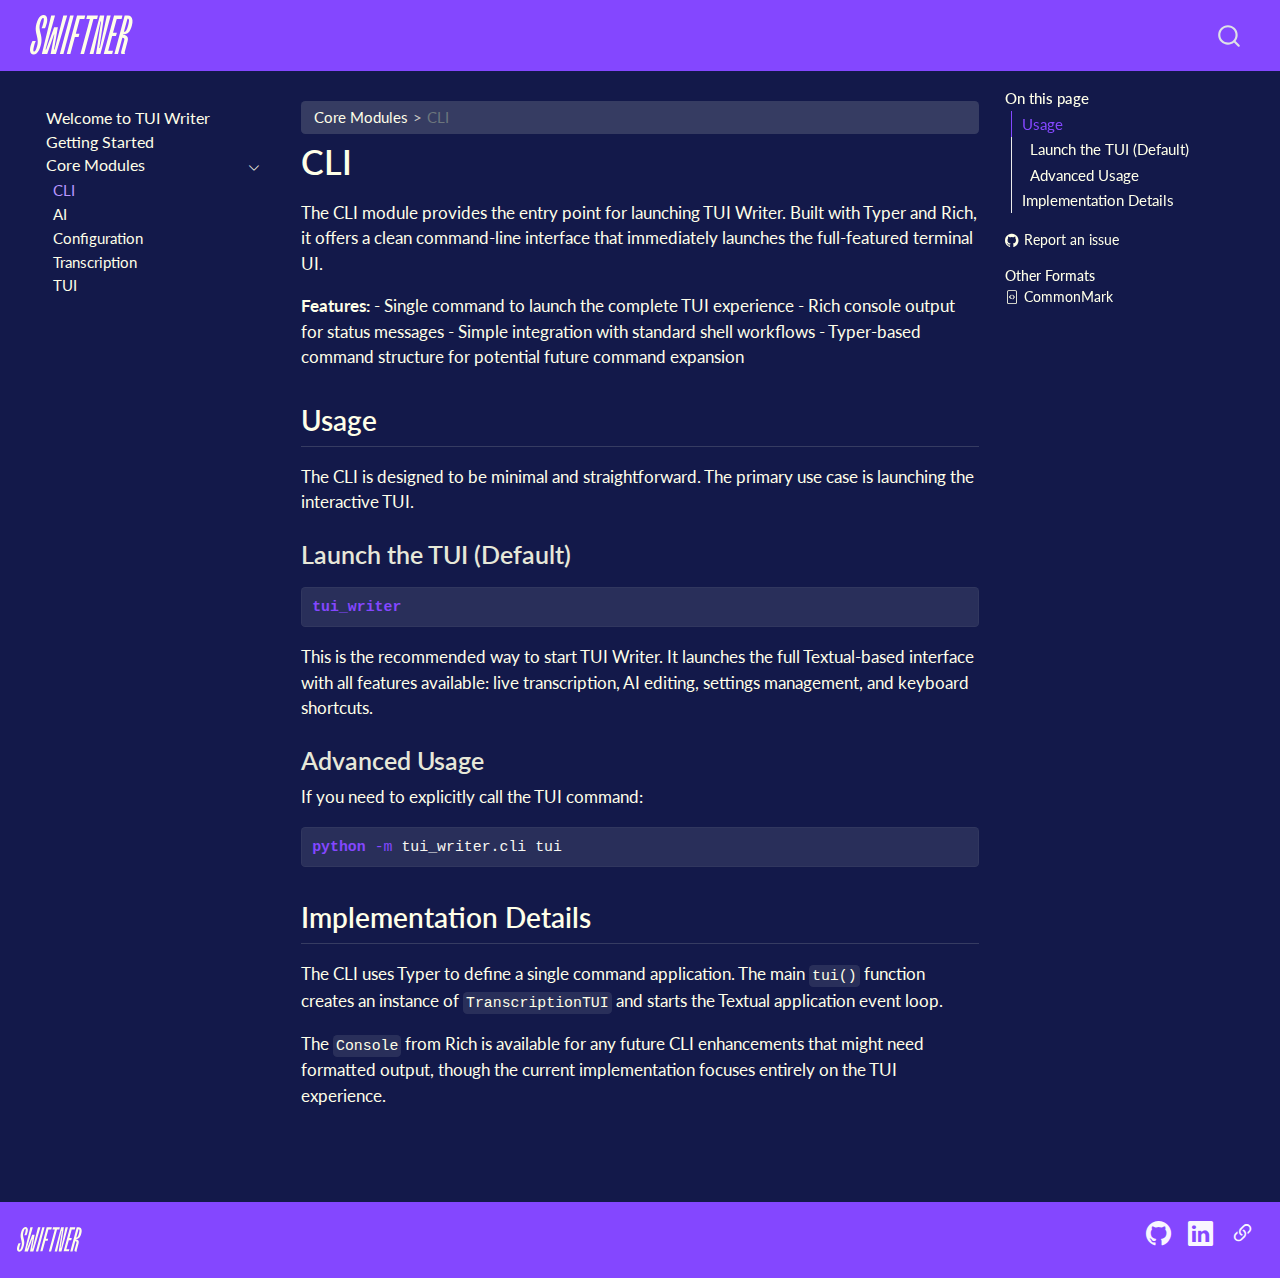
<file: cli.html>
<!DOCTYPE html>
<html xmlns="http://www.w3.org/1999/xhtml" lang="en" xml:lang="en"><head>

<meta charset="utf-8">
<meta name="generator" content="quarto-1.8.26">

<meta name="viewport" content="width=device-width, initial-scale=1.0, user-scalable=yes">


<title>CLI – tui_writer</title>
<style>
code{white-space: pre-wrap;}
span.smallcaps{font-variant: small-caps;}
div.columns{display: flex; gap: min(4vw, 1.5em);}
div.column{flex: auto; overflow-x: auto;}
div.hanging-indent{margin-left: 1.5em; text-indent: -1.5em;}
ul.task-list{list-style: none;}
ul.task-list li input[type="checkbox"] {
  width: 0.8em;
  margin: 0 0.8em 0.2em -1em; /* quarto-specific, see https://github.com/quarto-dev/quarto-cli/issues/4556 */ 
  vertical-align: middle;
}
/* CSS for syntax highlighting */
html { -webkit-text-size-adjust: 100%; }
pre > code.sourceCode { white-space: pre; position: relative; }
pre > code.sourceCode > span { display: inline-block; line-height: 1.25; }
pre > code.sourceCode > span:empty { height: 1.2em; }
.sourceCode { overflow: visible; }
code.sourceCode > span { color: inherit; text-decoration: inherit; }
div.sourceCode { margin: 1em 0; }
pre.sourceCode { margin: 0; }
@media screen {
div.sourceCode { overflow: auto; }
}
@media print {
pre > code.sourceCode { white-space: pre-wrap; }
pre > code.sourceCode > span { text-indent: -5em; padding-left: 5em; }
}
pre.numberSource code
  { counter-reset: source-line 0; }
pre.numberSource code > span
  { position: relative; left: -4em; counter-increment: source-line; }
pre.numberSource code > span > a:first-child::before
  { content: counter(source-line);
    position: relative; left: -1em; text-align: right; vertical-align: baseline;
    border: none; display: inline-block;
    -webkit-touch-callout: none; -webkit-user-select: none;
    -khtml-user-select: none; -moz-user-select: none;
    -ms-user-select: none; user-select: none;
    padding: 0 4px; width: 4em;
  }
pre.numberSource { margin-left: 3em;  padding-left: 4px; }
div.sourceCode
  {   }
@media screen {
pre > code.sourceCode > span > a:first-child::before { text-decoration: underline; }
}
</style>


<script src="site_libs/quarto-nav/quarto-nav.js"></script>
<script src="site_libs/quarto-nav/headroom.min.js"></script>
<script src="site_libs/clipboard/clipboard.min.js"></script>
<script src="site_libs/quarto-search/autocomplete.umd.js"></script>
<script src="site_libs/quarto-search/fuse.min.js"></script>
<script src="site_libs/quarto-search/quarto-search.js"></script>
<meta name="quarto:offset" content="./">
<link href="./static/favicon.ico" rel="icon">
<script src="site_libs/quarto-html/quarto.js" type="module"></script>
<script src="site_libs/quarto-html/tabsets/tabsets.js" type="module"></script>
<script src="site_libs/quarto-html/axe/axe-check.js" type="module"></script>
<script src="site_libs/quarto-html/popper.min.js"></script>
<script src="site_libs/quarto-html/tippy.umd.min.js"></script>
<script src="site_libs/quarto-html/anchor.min.js"></script>
<link href="site_libs/quarto-html/tippy.css" rel="stylesheet">
<link href="site_libs/quarto-html/quarto-syntax-highlighting-dark-b758ccaa5987ceb1b75504551e579abf.css" rel="stylesheet" id="quarto-text-highlighting-styles">
<script src="site_libs/bootstrap/bootstrap.min.js"></script>
<link href="site_libs/bootstrap/bootstrap-icons.css" rel="stylesheet">
<link href="site_libs/bootstrap/bootstrap-2eb1021dfeeaed9502868759e4fb33d2.min.css" rel="stylesheet" append-hash="true" id="quarto-bootstrap" data-mode="dark">
<script id="quarto-search-options" type="application/json">{
  "location": "navbar",
  "copy-button": false,
  "collapse-after": 3,
  "panel-placement": "end",
  "type": "overlay",
  "limit": 50,
  "keyboard-shortcut": [
    "f",
    "/",
    "s"
  ],
  "show-item-context": false,
  "language": {
    "search-no-results-text": "No results",
    "search-matching-documents-text": "matching documents",
    "search-copy-link-title": "Copy link to search",
    "search-hide-matches-text": "Hide additional matches",
    "search-more-match-text": "more match in this document",
    "search-more-matches-text": "more matches in this document",
    "search-clear-button-title": "Clear",
    "search-text-placeholder": "",
    "search-detached-cancel-button-title": "Cancel",
    "search-submit-button-title": "Submit",
    "search-label": "Search"
  }
}</script>


<link rel="stylesheet" href="styles.css">
<meta property="og:title" content="CLI – tui_writer">
<meta property="og:description" content="A TUI that you run to transcribe and edit text. It’s like a companion that dictates for you, engaging in a dialogue to collaboratively update a block of text rather than performing a direct transcription.">
<meta property="og:site_name" content="tui_writer">
<meta name="twitter:title" content="CLI – tui_writer">
<meta name="twitter:description" content="A TUI that you run to transcribe and edit text. It’s like a companion that dictates for you, engaging in a dialogue to collaboratively update a block of text rather than performing a direct transcription.">
<meta name="twitter:card" content="summary">
</head>

<body class="nav-sidebar floating nav-fixed quarto-light">

<div id="quarto-search-results"></div>
  <header id="quarto-header" class="headroom fixed-top">
    <nav class="navbar navbar-expand-lg " data-bs-theme="dark">
      <div class="navbar-container container-fluid">
      <div class="navbar-brand-container mx-auto">
    <a href="./index.html" class="navbar-brand navbar-brand-logo">
    <img src="./static/logo.svg" alt="" class="navbar-logo light-content">
    <img src="./static/logo.svg" alt="" class="navbar-logo dark-content">
    </a>
    <a class="navbar-brand" href="./index.html">
    <span class="navbar-title">tui_writer</span>
    </a>
  </div>
        <div class="quarto-navbar-tools tools-end">
</div>
          <div id="quarto-search" class="" title="Search"></div>
      </div> <!-- /container-fluid -->
    </nav>
  <nav class="quarto-secondary-nav">
    <div class="container-fluid d-flex">
      <button type="button" class="quarto-btn-toggle btn" data-bs-toggle="collapse" role="button" data-bs-target=".quarto-sidebar-collapse-item" aria-controls="quarto-sidebar" aria-expanded="false" aria-label="Toggle sidebar navigation" onclick="if (window.quartoToggleHeadroom) { window.quartoToggleHeadroom(); }">
        <i class="bi bi-layout-text-sidebar-reverse"></i>
      </button>
        <nav class="quarto-page-breadcrumbs" aria-label="breadcrumb"><ol class="breadcrumb"><li class="breadcrumb-item"><a href="./cli.html">Core Modules</a></li><li class="breadcrumb-item"><a href="./cli.html">CLI</a></li></ol></nav>
        <a class="flex-grow-1" role="navigation" data-bs-toggle="collapse" data-bs-target=".quarto-sidebar-collapse-item" aria-controls="quarto-sidebar" aria-expanded="false" aria-label="Toggle sidebar navigation" onclick="if (window.quartoToggleHeadroom) { window.quartoToggleHeadroom(); }">      
        </a>
    </div>
  </nav>
</header>
<!-- content -->
<div id="quarto-content" class="quarto-container page-columns page-rows-contents page-layout-article page-navbar">
<!-- sidebar -->
  <nav id="quarto-sidebar" class="sidebar collapse collapse-horizontal quarto-sidebar-collapse-item sidebar-navigation floating overflow-auto">
    <div class="sidebar-menu-container"> 
    <ul class="list-unstyled mt-1">
        <li class="sidebar-item">
  <div class="sidebar-item-container"> 
  <a href="./index.html" class="sidebar-item-text sidebar-link">
 <span class="menu-text">Welcome to TUI Writer</span></a>
  </div>
</li>
        <li class="sidebar-item">
  <div class="sidebar-item-container"> 
  <a href="./getting_started.html" class="sidebar-item-text sidebar-link">
 <span class="menu-text">Getting Started</span></a>
  </div>
</li>
        <li class="sidebar-item sidebar-item-section">
      <div class="sidebar-item-container"> 
            <a class="sidebar-item-text sidebar-link text-start" data-bs-toggle="collapse" data-bs-target="#quarto-sidebar-section-1" role="navigation" aria-expanded="true">
 <span class="menu-text">Core Modules</span></a>
          <a class="sidebar-item-toggle text-start" data-bs-toggle="collapse" data-bs-target="#quarto-sidebar-section-1" role="navigation" aria-expanded="true" aria-label="Toggle section">
            <i class="bi bi-chevron-right ms-2"></i>
          </a> 
      </div>
      <ul id="quarto-sidebar-section-1" class="collapse list-unstyled sidebar-section depth1 show">  
          <li class="sidebar-item">
  <div class="sidebar-item-container"> 
  <a href="./cli.html" class="sidebar-item-text sidebar-link active">
 <span class="menu-text">CLI</span></a>
  </div>
</li>
          <li class="sidebar-item">
  <div class="sidebar-item-container"> 
  <a href="./ai.html" class="sidebar-item-text sidebar-link">
 <span class="menu-text">AI</span></a>
  </div>
</li>
          <li class="sidebar-item">
  <div class="sidebar-item-container"> 
  <a href="./config.html" class="sidebar-item-text sidebar-link">
 <span class="menu-text">Configuration</span></a>
  </div>
</li>
          <li class="sidebar-item">
  <div class="sidebar-item-container"> 
  <a href="./live.html" class="sidebar-item-text sidebar-link">
 <span class="menu-text">Transcription</span></a>
  </div>
</li>
          <li class="sidebar-item">
  <div class="sidebar-item-container"> 
  <a href="./tui.html" class="sidebar-item-text sidebar-link">
 <span class="menu-text">TUI</span></a>
  </div>
</li>
      </ul>
  </li>
    </ul>
    </div>
</nav>
<div id="quarto-sidebar-glass" class="quarto-sidebar-collapse-item" data-bs-toggle="collapse" data-bs-target=".quarto-sidebar-collapse-item"></div>
<!-- margin-sidebar -->
    <div id="quarto-margin-sidebar" class="sidebar margin-sidebar">
        <nav id="TOC" role="doc-toc" class="toc-active">
    <h2 id="toc-title">On this page</h2>
   
  <ul>
  <li><a href="#usage" id="toc-usage" class="nav-link active" data-scroll-target="#usage">Usage</a>
  <ul class="collapse">
  <li><a href="#launch-the-tui-default" id="toc-launch-the-tui-default" class="nav-link" data-scroll-target="#launch-the-tui-default">Launch the TUI (Default)</a></li>
  <li><a href="#advanced-usage" id="toc-advanced-usage" class="nav-link" data-scroll-target="#advanced-usage">Advanced Usage</a></li>
  </ul></li>
  <li><a href="#implementation-details" id="toc-implementation-details" class="nav-link" data-scroll-target="#implementation-details">Implementation Details</a></li>
  </ul>
<div class="toc-actions"><ul><li><a href="https://github.com/Swiftner/tui_writer/issues/new" class="toc-action"><i class="bi bi-github"></i>Report an issue</a></li></ul></div><div class="quarto-alternate-formats"><h2>Other Formats</h2><ul><li><a href="cli.html.md"><i class="bi bi-file-code"></i>CommonMark</a></li></ul></div></nav>
    </div>
<!-- main -->
<main class="content" id="quarto-document-content">

<header id="title-block-header" class="quarto-title-block default"><nav class="quarto-page-breadcrumbs quarto-title-breadcrumbs d-none d-lg-block" aria-label="breadcrumb"><ol class="breadcrumb"><li class="breadcrumb-item"><a href="./cli.html">Core Modules</a></li><li class="breadcrumb-item"><a href="./cli.html">CLI</a></li></ol></nav>
<div class="quarto-title">
<h1 class="title">CLI</h1>
</div>



<div class="quarto-title-meta">

    
  
    
  </div>
  


</header>


<!-- WARNING: THIS FILE WAS AUTOGENERATED! DO NOT EDIT! -->
<p>The CLI module provides the entry point for launching TUI Writer. Built with Typer and Rich, it offers a clean command-line interface that immediately launches the full-featured terminal UI.</p>
<p><strong>Features:</strong> - Single command to launch the complete TUI experience - Rich console output for status messages - Simple integration with standard shell workflows - Typer-based command structure for potential future command expansion</p>
<section id="usage" class="level2">
<h2 class="anchored" data-anchor-id="usage">Usage</h2>
<p>The CLI is designed to be minimal and straightforward. The primary use case is launching the interactive TUI.</p>
<section id="launch-the-tui-default" class="level3">
<h3 class="anchored" data-anchor-id="launch-the-tui-default">Launch the TUI (Default)</h3>
<div class="code-copy-outer-scaffold"><div class="sourceCode" id="cb1"><pre class="sourceCode bash code-with-copy"><code class="sourceCode bash"><span id="cb1-1"><a href="#cb1-1" aria-hidden="true" tabindex="-1"></a><span class="ex">tui_writer</span></span></code></pre></div><button title="Copy to Clipboard" class="code-copy-button"><i class="bi"></i></button></div>
<p>This is the recommended way to start TUI Writer. It launches the full Textual-based interface with all features available: live transcription, AI editing, settings management, and keyboard shortcuts.</p>
</section>
<section id="advanced-usage" class="level3">
<h3 class="anchored" data-anchor-id="advanced-usage">Advanced Usage</h3>
<p>If you need to explicitly call the TUI command:</p>
<div class="code-copy-outer-scaffold"><div class="sourceCode" id="cb2"><pre class="sourceCode bash code-with-copy"><code class="sourceCode bash"><span id="cb2-1"><a href="#cb2-1" aria-hidden="true" tabindex="-1"></a><span class="ex">python</span> <span class="at">-m</span> tui_writer.cli tui</span></code></pre></div><button title="Copy to Clipboard" class="code-copy-button"><i class="bi"></i></button></div>
</section>
</section>
<section id="implementation-details" class="level2">
<h2 class="anchored" data-anchor-id="implementation-details">Implementation Details</h2>
<p>The CLI uses Typer to define a single command application. The main <code>tui()</code> function creates an instance of <code>TranscriptionTUI</code> and starts the Textual application event loop.</p>
<p>The <code>Console</code> from Rich is available for any future CLI enhancements that might need formatted output, though the current implementation focuses entirely on the TUI experience.</p>


</section>

</main> <!-- /main -->
<script id="quarto-html-after-body" type="application/javascript">
  window.document.addEventListener("DOMContentLoaded", function (event) {
    const icon = "";
    const anchorJS = new window.AnchorJS();
    anchorJS.options = {
      placement: 'right',
      icon: icon
    };
    anchorJS.add('.anchored');
    const isCodeAnnotation = (el) => {
      for (const clz of el.classList) {
        if (clz.startsWith('code-annotation-')) {                     
          return true;
        }
      }
      return false;
    }
    const onCopySuccess = function(e) {
      // button target
      const button = e.trigger;
      // don't keep focus
      button.blur();
      // flash "checked"
      button.classList.add('code-copy-button-checked');
      var currentTitle = button.getAttribute("title");
      button.setAttribute("title", "Copied!");
      let tooltip;
      if (window.bootstrap) {
        button.setAttribute("data-bs-toggle", "tooltip");
        button.setAttribute("data-bs-placement", "left");
        button.setAttribute("data-bs-title", "Copied!");
        tooltip = new bootstrap.Tooltip(button, 
          { trigger: "manual", 
            customClass: "code-copy-button-tooltip",
            offset: [0, -8]});
        tooltip.show();    
      }
      setTimeout(function() {
        if (tooltip) {
          tooltip.hide();
          button.removeAttribute("data-bs-title");
          button.removeAttribute("data-bs-toggle");
          button.removeAttribute("data-bs-placement");
        }
        button.setAttribute("title", currentTitle);
        button.classList.remove('code-copy-button-checked');
      }, 1000);
      // clear code selection
      e.clearSelection();
    }
    const getTextToCopy = function(trigger) {
      const outerScaffold = trigger.parentElement.cloneNode(true);
      const codeEl = outerScaffold.querySelector('code');
      for (const childEl of codeEl.children) {
        if (isCodeAnnotation(childEl)) {
          childEl.remove();
        }
      }
      return codeEl.innerText;
    }
    const clipboard = new window.ClipboardJS('.code-copy-button:not([data-in-quarto-modal])', {
      text: getTextToCopy
    });
    clipboard.on('success', onCopySuccess);
    if (window.document.getElementById('quarto-embedded-source-code-modal')) {
      const clipboardModal = new window.ClipboardJS('.code-copy-button[data-in-quarto-modal]', {
        text: getTextToCopy,
        container: window.document.getElementById('quarto-embedded-source-code-modal')
      });
      clipboardModal.on('success', onCopySuccess);
    }
      var localhostRegex = new RegExp(/^(?:http|https):\/\/localhost\:?[0-9]*\//);
      var mailtoRegex = new RegExp(/^mailto:/);
        var filterRegex = new RegExp("https:\/\/tui-writer\.swiftner\.app\/");
      var isInternal = (href) => {
          return filterRegex.test(href) || localhostRegex.test(href) || mailtoRegex.test(href);
      }
      // Inspect non-navigation links and adorn them if external
     var links = window.document.querySelectorAll('a[href]:not(.nav-link):not(.navbar-brand):not(.toc-action):not(.sidebar-link):not(.sidebar-item-toggle):not(.pagination-link):not(.no-external):not([aria-hidden]):not(.dropdown-item):not(.quarto-navigation-tool):not(.about-link)');
      for (var i=0; i<links.length; i++) {
        const link = links[i];
        if (!isInternal(link.href)) {
          // undo the damage that might have been done by quarto-nav.js in the case of
          // links that we want to consider external
          if (link.dataset.originalHref !== undefined) {
            link.href = link.dataset.originalHref;
          }
        }
      }
    function tippyHover(el, contentFn, onTriggerFn, onUntriggerFn) {
      const config = {
        allowHTML: true,
        maxWidth: 500,
        delay: 100,
        arrow: false,
        appendTo: function(el) {
            return el.parentElement;
        },
        interactive: true,
        interactiveBorder: 10,
        theme: 'quarto',
        placement: 'bottom-start',
      };
      if (contentFn) {
        config.content = contentFn;
      }
      if (onTriggerFn) {
        config.onTrigger = onTriggerFn;
      }
      if (onUntriggerFn) {
        config.onUntrigger = onUntriggerFn;
      }
      window.tippy(el, config); 
    }
    const noterefs = window.document.querySelectorAll('a[role="doc-noteref"]');
    for (var i=0; i<noterefs.length; i++) {
      const ref = noterefs[i];
      tippyHover(ref, function() {
        // use id or data attribute instead here
        let href = ref.getAttribute('data-footnote-href') || ref.getAttribute('href');
        try { href = new URL(href).hash; } catch {}
        const id = href.replace(/^#\/?/, "");
        const note = window.document.getElementById(id);
        if (note) {
          return note.innerHTML;
        } else {
          return "";
        }
      });
    }
    const xrefs = window.document.querySelectorAll('a.quarto-xref');
    const processXRef = (id, note) => {
      // Strip column container classes
      const stripColumnClz = (el) => {
        el.classList.remove("page-full", "page-columns");
        if (el.children) {
          for (const child of el.children) {
            stripColumnClz(child);
          }
        }
      }
      stripColumnClz(note)
      if (id === null || id.startsWith('sec-')) {
        // Special case sections, only their first couple elements
        const container = document.createElement("div");
        if (note.children && note.children.length > 2) {
          container.appendChild(note.children[0].cloneNode(true));
          for (let i = 1; i < note.children.length; i++) {
            const child = note.children[i];
            if (child.tagName === "P" && child.innerText === "") {
              continue;
            } else {
              container.appendChild(child.cloneNode(true));
              break;
            }
          }
          if (window.Quarto?.typesetMath) {
            window.Quarto.typesetMath(container);
          }
          return container.innerHTML
        } else {
          if (window.Quarto?.typesetMath) {
            window.Quarto.typesetMath(note);
          }
          return note.innerHTML;
        }
      } else {
        // Remove any anchor links if they are present
        const anchorLink = note.querySelector('a.anchorjs-link');
        if (anchorLink) {
          anchorLink.remove();
        }
        if (window.Quarto?.typesetMath) {
          window.Quarto.typesetMath(note);
        }
        if (note.classList.contains("callout")) {
          return note.outerHTML;
        } else {
          return note.innerHTML;
        }
      }
    }
    for (var i=0; i<xrefs.length; i++) {
      const xref = xrefs[i];
      tippyHover(xref, undefined, function(instance) {
        instance.disable();
        let url = xref.getAttribute('href');
        let hash = undefined; 
        if (url.startsWith('#')) {
          hash = url;
        } else {
          try { hash = new URL(url).hash; } catch {}
        }
        if (hash) {
          const id = hash.replace(/^#\/?/, "");
          const note = window.document.getElementById(id);
          if (note !== null) {
            try {
              const html = processXRef(id, note.cloneNode(true));
              instance.setContent(html);
            } finally {
              instance.enable();
              instance.show();
            }
          } else {
            // See if we can fetch this
            fetch(url.split('#')[0])
            .then(res => res.text())
            .then(html => {
              const parser = new DOMParser();
              const htmlDoc = parser.parseFromString(html, "text/html");
              const note = htmlDoc.getElementById(id);
              if (note !== null) {
                const html = processXRef(id, note);
                instance.setContent(html);
              } 
            }).finally(() => {
              instance.enable();
              instance.show();
            });
          }
        } else {
          // See if we can fetch a full url (with no hash to target)
          // This is a special case and we should probably do some content thinning / targeting
          fetch(url)
          .then(res => res.text())
          .then(html => {
            const parser = new DOMParser();
            const htmlDoc = parser.parseFromString(html, "text/html");
            const note = htmlDoc.querySelector('main.content');
            if (note !== null) {
              // This should only happen for chapter cross references
              // (since there is no id in the URL)
              // remove the first header
              if (note.children.length > 0 && note.children[0].tagName === "HEADER") {
                note.children[0].remove();
              }
              const html = processXRef(null, note);
              instance.setContent(html);
            } 
          }).finally(() => {
            instance.enable();
            instance.show();
          });
        }
      }, function(instance) {
      });
    }
        let selectedAnnoteEl;
        const selectorForAnnotation = ( cell, annotation) => {
          let cellAttr = 'data-code-cell="' + cell + '"';
          let lineAttr = 'data-code-annotation="' +  annotation + '"';
          const selector = 'span[' + cellAttr + '][' + lineAttr + ']';
          return selector;
        }
        const selectCodeLines = (annoteEl) => {
          const doc = window.document;
          const targetCell = annoteEl.getAttribute("data-target-cell");
          const targetAnnotation = annoteEl.getAttribute("data-target-annotation");
          const annoteSpan = window.document.querySelector(selectorForAnnotation(targetCell, targetAnnotation));
          const lines = annoteSpan.getAttribute("data-code-lines").split(",");
          const lineIds = lines.map((line) => {
            return targetCell + "-" + line;
          })
          let top = null;
          let height = null;
          let parent = null;
          if (lineIds.length > 0) {
              //compute the position of the single el (top and bottom and make a div)
              const el = window.document.getElementById(lineIds[0]);
              top = el.offsetTop;
              height = el.offsetHeight;
              parent = el.parentElement.parentElement;
            if (lineIds.length > 1) {
              const lastEl = window.document.getElementById(lineIds[lineIds.length - 1]);
              const bottom = lastEl.offsetTop + lastEl.offsetHeight;
              height = bottom - top;
            }
            if (top !== null && height !== null && parent !== null) {
              // cook up a div (if necessary) and position it 
              let div = window.document.getElementById("code-annotation-line-highlight");
              if (div === null) {
                div = window.document.createElement("div");
                div.setAttribute("id", "code-annotation-line-highlight");
                div.style.position = 'absolute';
                parent.appendChild(div);
              }
              div.style.top = top - 2 + "px";
              div.style.height = height + 4 + "px";
              div.style.left = 0;
              let gutterDiv = window.document.getElementById("code-annotation-line-highlight-gutter");
              if (gutterDiv === null) {
                gutterDiv = window.document.createElement("div");
                gutterDiv.setAttribute("id", "code-annotation-line-highlight-gutter");
                gutterDiv.style.position = 'absolute';
                const codeCell = window.document.getElementById(targetCell);
                const gutter = codeCell.querySelector('.code-annotation-gutter');
                gutter.appendChild(gutterDiv);
              }
              gutterDiv.style.top = top - 2 + "px";
              gutterDiv.style.height = height + 4 + "px";
            }
            selectedAnnoteEl = annoteEl;
          }
        };
        const unselectCodeLines = () => {
          const elementsIds = ["code-annotation-line-highlight", "code-annotation-line-highlight-gutter"];
          elementsIds.forEach((elId) => {
            const div = window.document.getElementById(elId);
            if (div) {
              div.remove();
            }
          });
          selectedAnnoteEl = undefined;
        };
          // Handle positioning of the toggle
      window.addEventListener(
        "resize",
        throttle(() => {
          elRect = undefined;
          if (selectedAnnoteEl) {
            selectCodeLines(selectedAnnoteEl);
          }
        }, 10)
      );
      function throttle(fn, ms) {
      let throttle = false;
      let timer;
        return (...args) => {
          if(!throttle) { // first call gets through
              fn.apply(this, args);
              throttle = true;
          } else { // all the others get throttled
              if(timer) clearTimeout(timer); // cancel #2
              timer = setTimeout(() => {
                fn.apply(this, args);
                timer = throttle = false;
              }, ms);
          }
        };
      }
        // Attach click handler to the DT
        const annoteDls = window.document.querySelectorAll('dt[data-target-cell]');
        for (const annoteDlNode of annoteDls) {
          annoteDlNode.addEventListener('click', (event) => {
            const clickedEl = event.target;
            if (clickedEl !== selectedAnnoteEl) {
              unselectCodeLines();
              const activeEl = window.document.querySelector('dt[data-target-cell].code-annotation-active');
              if (activeEl) {
                activeEl.classList.remove('code-annotation-active');
              }
              selectCodeLines(clickedEl);
              clickedEl.classList.add('code-annotation-active');
            } else {
              // Unselect the line
              unselectCodeLines();
              clickedEl.classList.remove('code-annotation-active');
            }
          });
        }
    const findCites = (el) => {
      const parentEl = el.parentElement;
      if (parentEl) {
        const cites = parentEl.dataset.cites;
        if (cites) {
          return {
            el,
            cites: cites.split(' ')
          };
        } else {
          return findCites(el.parentElement)
        }
      } else {
        return undefined;
      }
    };
    var bibliorefs = window.document.querySelectorAll('a[role="doc-biblioref"]');
    for (var i=0; i<bibliorefs.length; i++) {
      const ref = bibliorefs[i];
      const citeInfo = findCites(ref);
      if (citeInfo) {
        tippyHover(citeInfo.el, function() {
          var popup = window.document.createElement('div');
          citeInfo.cites.forEach(function(cite) {
            var citeDiv = window.document.createElement('div');
            citeDiv.classList.add('hanging-indent');
            citeDiv.classList.add('csl-entry');
            var biblioDiv = window.document.getElementById('ref-' + cite);
            if (biblioDiv) {
              citeDiv.innerHTML = biblioDiv.innerHTML;
            }
            popup.appendChild(citeDiv);
          });
          return popup.innerHTML;
        });
      }
    }
  });
  </script>
</div> <!-- /content -->
<footer class="footer">
  <div class="nav-footer">
    <div class="nav-footer-left">
<p><img src="static/logo.svg" alt="TUI Writer Logo" style="height: 30px;"></p>
</div>   
    <div class="nav-footer-center">
      &nbsp;
    <div class="toc-actions d-sm-block d-md-none"><ul><li><a href="https://github.com/Swiftner/tui_writer/issues/new" class="toc-action"><i class="bi bi-github"></i>Report an issue</a></li></ul></div></div>
    <div class="nav-footer-right">
      <ul class="footer-items list-unstyled">
    <li class="nav-item compact">
    <a class="nav-link" href="https://github.com/Swiftner">
      <i class="bi bi-github" role="img">
</i> 
    </a>
  </li>  
    <li class="nav-item compact">
    <a class="nav-link" href="https://www.linkedin.com/company/swiftner/">
      <i class="bi bi-linkedin" role="img">
</i> 
    </a>
  </li>  
    <li class="nav-item compact">
    <a class="nav-link" href="https://swiftner.com/">
      <i class="bi bi-link-45deg" role="img">
</i> 
    </a>
  </li>  
</ul>
    </div>
  </div>
</footer>




</body></html>
</file>
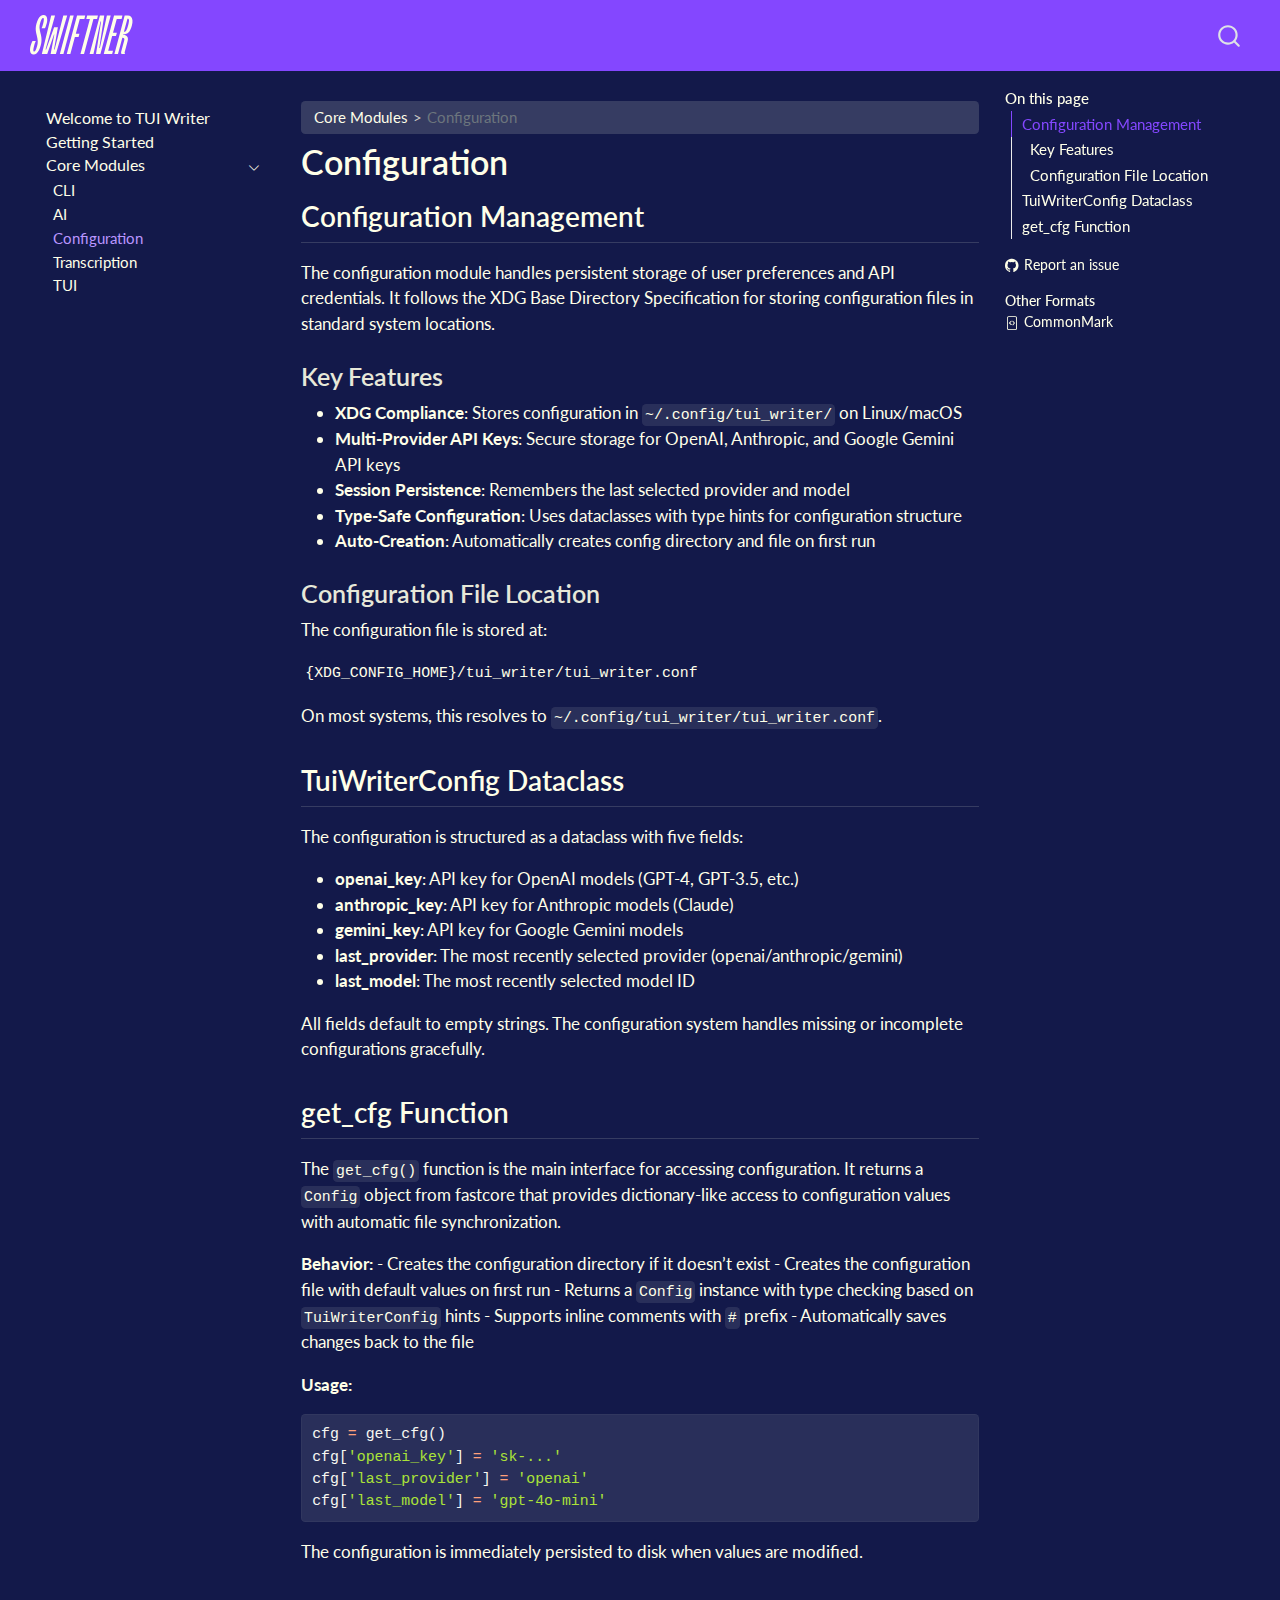
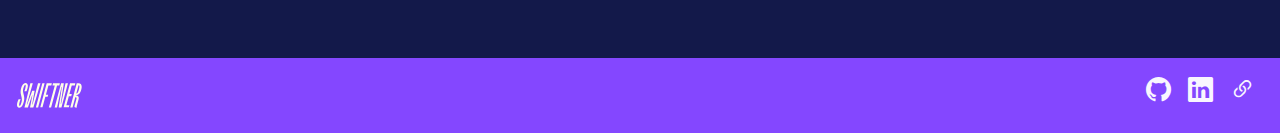
<file: config.html>
<!DOCTYPE html>
<html xmlns="http://www.w3.org/1999/xhtml" lang="en" xml:lang="en"><head>

<meta charset="utf-8">
<meta name="generator" content="quarto-1.8.26">

<meta name="viewport" content="width=device-width, initial-scale=1.0, user-scalable=yes">


<title>Configuration – tui_writer</title>
<style>
code{white-space: pre-wrap;}
span.smallcaps{font-variant: small-caps;}
div.columns{display: flex; gap: min(4vw, 1.5em);}
div.column{flex: auto; overflow-x: auto;}
div.hanging-indent{margin-left: 1.5em; text-indent: -1.5em;}
ul.task-list{list-style: none;}
ul.task-list li input[type="checkbox"] {
  width: 0.8em;
  margin: 0 0.8em 0.2em -1em; /* quarto-specific, see https://github.com/quarto-dev/quarto-cli/issues/4556 */ 
  vertical-align: middle;
}
/* CSS for syntax highlighting */
html { -webkit-text-size-adjust: 100%; }
pre > code.sourceCode { white-space: pre; position: relative; }
pre > code.sourceCode > span { display: inline-block; line-height: 1.25; }
pre > code.sourceCode > span:empty { height: 1.2em; }
.sourceCode { overflow: visible; }
code.sourceCode > span { color: inherit; text-decoration: inherit; }
div.sourceCode { margin: 1em 0; }
pre.sourceCode { margin: 0; }
@media screen {
div.sourceCode { overflow: auto; }
}
@media print {
pre > code.sourceCode { white-space: pre-wrap; }
pre > code.sourceCode > span { text-indent: -5em; padding-left: 5em; }
}
pre.numberSource code
  { counter-reset: source-line 0; }
pre.numberSource code > span
  { position: relative; left: -4em; counter-increment: source-line; }
pre.numberSource code > span > a:first-child::before
  { content: counter(source-line);
    position: relative; left: -1em; text-align: right; vertical-align: baseline;
    border: none; display: inline-block;
    -webkit-touch-callout: none; -webkit-user-select: none;
    -khtml-user-select: none; -moz-user-select: none;
    -ms-user-select: none; user-select: none;
    padding: 0 4px; width: 4em;
  }
pre.numberSource { margin-left: 3em;  padding-left: 4px; }
div.sourceCode
  {   }
@media screen {
pre > code.sourceCode > span > a:first-child::before { text-decoration: underline; }
}
</style>


<script src="site_libs/quarto-nav/quarto-nav.js"></script>
<script src="site_libs/quarto-nav/headroom.min.js"></script>
<script src="site_libs/clipboard/clipboard.min.js"></script>
<script src="site_libs/quarto-search/autocomplete.umd.js"></script>
<script src="site_libs/quarto-search/fuse.min.js"></script>
<script src="site_libs/quarto-search/quarto-search.js"></script>
<meta name="quarto:offset" content="./">
<link href="./static/favicon.ico" rel="icon">
<script src="site_libs/quarto-html/quarto.js" type="module"></script>
<script src="site_libs/quarto-html/tabsets/tabsets.js" type="module"></script>
<script src="site_libs/quarto-html/axe/axe-check.js" type="module"></script>
<script src="site_libs/quarto-html/popper.min.js"></script>
<script src="site_libs/quarto-html/tippy.umd.min.js"></script>
<script src="site_libs/quarto-html/anchor.min.js"></script>
<link href="site_libs/quarto-html/tippy.css" rel="stylesheet">
<link href="site_libs/quarto-html/quarto-syntax-highlighting-dark-b758ccaa5987ceb1b75504551e579abf.css" rel="stylesheet" id="quarto-text-highlighting-styles">
<script src="site_libs/bootstrap/bootstrap.min.js"></script>
<link href="site_libs/bootstrap/bootstrap-icons.css" rel="stylesheet">
<link href="site_libs/bootstrap/bootstrap-2eb1021dfeeaed9502868759e4fb33d2.min.css" rel="stylesheet" append-hash="true" id="quarto-bootstrap" data-mode="dark">
<script id="quarto-search-options" type="application/json">{
  "location": "navbar",
  "copy-button": false,
  "collapse-after": 3,
  "panel-placement": "end",
  "type": "overlay",
  "limit": 50,
  "keyboard-shortcut": [
    "f",
    "/",
    "s"
  ],
  "show-item-context": false,
  "language": {
    "search-no-results-text": "No results",
    "search-matching-documents-text": "matching documents",
    "search-copy-link-title": "Copy link to search",
    "search-hide-matches-text": "Hide additional matches",
    "search-more-match-text": "more match in this document",
    "search-more-matches-text": "more matches in this document",
    "search-clear-button-title": "Clear",
    "search-text-placeholder": "",
    "search-detached-cancel-button-title": "Cancel",
    "search-submit-button-title": "Submit",
    "search-label": "Search"
  }
}</script>


<link rel="stylesheet" href="styles.css">
<meta property="og:title" content="Configuration – tui_writer">
<meta property="og:description" content="A TUI that you run to transcribe and edit text. It’s like a companion that dictates for you, engaging in a dialogue to collaboratively update a block of text rather than performing a direct transcription.">
<meta property="og:site_name" content="tui_writer">
<meta name="twitter:title" content="Configuration – tui_writer">
<meta name="twitter:description" content="A TUI that you run to transcribe and edit text. It’s like a companion that dictates for you, engaging in a dialogue to collaboratively update a block of text rather than performing a direct transcription.">
<meta name="twitter:card" content="summary">
</head>

<body class="nav-sidebar floating nav-fixed quarto-light">

<div id="quarto-search-results"></div>
  <header id="quarto-header" class="headroom fixed-top">
    <nav class="navbar navbar-expand-lg " data-bs-theme="dark">
      <div class="navbar-container container-fluid">
      <div class="navbar-brand-container mx-auto">
    <a href="./index.html" class="navbar-brand navbar-brand-logo">
    <img src="./static/logo.svg" alt="" class="navbar-logo light-content">
    <img src="./static/logo.svg" alt="" class="navbar-logo dark-content">
    </a>
    <a class="navbar-brand" href="./index.html">
    <span class="navbar-title">tui_writer</span>
    </a>
  </div>
        <div class="quarto-navbar-tools tools-end">
</div>
          <div id="quarto-search" class="" title="Search"></div>
      </div> <!-- /container-fluid -->
    </nav>
  <nav class="quarto-secondary-nav">
    <div class="container-fluid d-flex">
      <button type="button" class="quarto-btn-toggle btn" data-bs-toggle="collapse" role="button" data-bs-target=".quarto-sidebar-collapse-item" aria-controls="quarto-sidebar" aria-expanded="false" aria-label="Toggle sidebar navigation" onclick="if (window.quartoToggleHeadroom) { window.quartoToggleHeadroom(); }">
        <i class="bi bi-layout-text-sidebar-reverse"></i>
      </button>
        <nav class="quarto-page-breadcrumbs" aria-label="breadcrumb"><ol class="breadcrumb"><li class="breadcrumb-item"><a href="./cli.html">Core Modules</a></li><li class="breadcrumb-item"><a href="./config.html">Configuration</a></li></ol></nav>
        <a class="flex-grow-1" role="navigation" data-bs-toggle="collapse" data-bs-target=".quarto-sidebar-collapse-item" aria-controls="quarto-sidebar" aria-expanded="false" aria-label="Toggle sidebar navigation" onclick="if (window.quartoToggleHeadroom) { window.quartoToggleHeadroom(); }">      
        </a>
    </div>
  </nav>
</header>
<!-- content -->
<div id="quarto-content" class="quarto-container page-columns page-rows-contents page-layout-article page-navbar">
<!-- sidebar -->
  <nav id="quarto-sidebar" class="sidebar collapse collapse-horizontal quarto-sidebar-collapse-item sidebar-navigation floating overflow-auto">
    <div class="sidebar-menu-container"> 
    <ul class="list-unstyled mt-1">
        <li class="sidebar-item">
  <div class="sidebar-item-container"> 
  <a href="./index.html" class="sidebar-item-text sidebar-link">
 <span class="menu-text">Welcome to TUI Writer</span></a>
  </div>
</li>
        <li class="sidebar-item">
  <div class="sidebar-item-container"> 
  <a href="./getting_started.html" class="sidebar-item-text sidebar-link">
 <span class="menu-text">Getting Started</span></a>
  </div>
</li>
        <li class="sidebar-item sidebar-item-section">
      <div class="sidebar-item-container"> 
            <a class="sidebar-item-text sidebar-link text-start" data-bs-toggle="collapse" data-bs-target="#quarto-sidebar-section-1" role="navigation" aria-expanded="true">
 <span class="menu-text">Core Modules</span></a>
          <a class="sidebar-item-toggle text-start" data-bs-toggle="collapse" data-bs-target="#quarto-sidebar-section-1" role="navigation" aria-expanded="true" aria-label="Toggle section">
            <i class="bi bi-chevron-right ms-2"></i>
          </a> 
      </div>
      <ul id="quarto-sidebar-section-1" class="collapse list-unstyled sidebar-section depth1 show">  
          <li class="sidebar-item">
  <div class="sidebar-item-container"> 
  <a href="./cli.html" class="sidebar-item-text sidebar-link">
 <span class="menu-text">CLI</span></a>
  </div>
</li>
          <li class="sidebar-item">
  <div class="sidebar-item-container"> 
  <a href="./ai.html" class="sidebar-item-text sidebar-link">
 <span class="menu-text">AI</span></a>
  </div>
</li>
          <li class="sidebar-item">
  <div class="sidebar-item-container"> 
  <a href="./config.html" class="sidebar-item-text sidebar-link active">
 <span class="menu-text">Configuration</span></a>
  </div>
</li>
          <li class="sidebar-item">
  <div class="sidebar-item-container"> 
  <a href="./live.html" class="sidebar-item-text sidebar-link">
 <span class="menu-text">Transcription</span></a>
  </div>
</li>
          <li class="sidebar-item">
  <div class="sidebar-item-container"> 
  <a href="./tui.html" class="sidebar-item-text sidebar-link">
 <span class="menu-text">TUI</span></a>
  </div>
</li>
      </ul>
  </li>
    </ul>
    </div>
</nav>
<div id="quarto-sidebar-glass" class="quarto-sidebar-collapse-item" data-bs-toggle="collapse" data-bs-target=".quarto-sidebar-collapse-item"></div>
<!-- margin-sidebar -->
    <div id="quarto-margin-sidebar" class="sidebar margin-sidebar">
        <nav id="TOC" role="doc-toc" class="toc-active">
    <h2 id="toc-title">On this page</h2>
   
  <ul>
  <li><a href="#configuration-management" id="toc-configuration-management" class="nav-link active" data-scroll-target="#configuration-management">Configuration Management</a>
  <ul class="collapse">
  <li><a href="#key-features" id="toc-key-features" class="nav-link" data-scroll-target="#key-features">Key Features</a></li>
  <li><a href="#configuration-file-location" id="toc-configuration-file-location" class="nav-link" data-scroll-target="#configuration-file-location">Configuration File Location</a></li>
  </ul></li>
  <li><a href="#tuiwriterconfig-dataclass" id="toc-tuiwriterconfig-dataclass" class="nav-link" data-scroll-target="#tuiwriterconfig-dataclass">TuiWriterConfig Dataclass</a></li>
  <li><a href="#get_cfg-function" id="toc-get_cfg-function" class="nav-link" data-scroll-target="#get_cfg-function">get_cfg Function</a></li>
  </ul>
<div class="toc-actions"><ul><li><a href="https://github.com/Swiftner/tui_writer/issues/new" class="toc-action"><i class="bi bi-github"></i>Report an issue</a></li></ul></div><div class="quarto-alternate-formats"><h2>Other Formats</h2><ul><li><a href="config.html.md"><i class="bi bi-file-code"></i>CommonMark</a></li></ul></div></nav>
    </div>
<!-- main -->
<main class="content" id="quarto-document-content">

<header id="title-block-header" class="quarto-title-block default"><nav class="quarto-page-breadcrumbs quarto-title-breadcrumbs d-none d-lg-block" aria-label="breadcrumb"><ol class="breadcrumb"><li class="breadcrumb-item"><a href="./cli.html">Core Modules</a></li><li class="breadcrumb-item"><a href="./config.html">Configuration</a></li></ol></nav>
<div class="quarto-title">
<h1 class="title">Configuration</h1>
</div>



<div class="quarto-title-meta">

    
  
    
  </div>
  


</header>


<!-- WARNING: THIS FILE WAS AUTOGENERATED! DO NOT EDIT! -->
<section id="configuration-management" class="level2">
<h2 class="anchored" data-anchor-id="configuration-management">Configuration Management</h2>
<p>The configuration module handles persistent storage of user preferences and API credentials. It follows the XDG Base Directory Specification for storing configuration files in standard system locations.</p>
<section id="key-features" class="level3">
<h3 class="anchored" data-anchor-id="key-features">Key Features</h3>
<ul>
<li><strong>XDG Compliance</strong>: Stores configuration in <code>~/.config/tui_writer/</code> on Linux/macOS <br></li>
<li><strong>Multi-Provider API Keys</strong>: Secure storage for OpenAI, Anthropic, and Google Gemini API keys <br></li>
<li><strong>Session Persistence</strong>: Remembers the last selected provider and model <br></li>
<li><strong>Type-Safe Configuration</strong>: Uses dataclasses with type hints for configuration structure <br></li>
<li><strong>Auto-Creation</strong>: Automatically creates config directory and file on first run <br></li>
</ul>
</section>
<section id="configuration-file-location" class="level3">
<h3 class="anchored" data-anchor-id="configuration-file-location">Configuration File Location</h3>
<p>The configuration file is stored at:</p>
<pre><code>{XDG_CONFIG_HOME}/tui_writer/tui_writer.conf</code></pre>
<p>On most systems, this resolves to <code>~/.config/tui_writer/tui_writer.conf</code>.</p>
</section>
</section>
<section id="tuiwriterconfig-dataclass" class="level2">
<h2 class="anchored" data-anchor-id="tuiwriterconfig-dataclass">TuiWriterConfig Dataclass</h2>
<p>The configuration is structured as a dataclass with five fields: <br></p>
<ul>
<li><strong>openai_key</strong>: API key for OpenAI models (GPT-4, GPT-3.5, etc.) <br></li>
<li><strong>anthropic_key</strong>: API key for Anthropic models (Claude) <br></li>
<li><strong>gemini_key</strong>: API key for Google Gemini models <br></li>
<li><strong>last_provider</strong>: The most recently selected provider (openai/anthropic/gemini) <br></li>
<li><strong>last_model</strong>: The most recently selected model ID <br></li>
</ul>
<p>All fields default to empty strings. The configuration system handles missing or incomplete configurations gracefully.</p>
</section>
<section id="get_cfg-function" class="level2">
<h2 class="anchored" data-anchor-id="get_cfg-function">get_cfg Function</h2>
<p>The <code>get_cfg()</code> function is the main interface for accessing configuration. It returns a <code>Config</code> object from fastcore that provides dictionary-like access to configuration values with automatic file synchronization.</p>
<p><strong>Behavior:</strong> - Creates the configuration directory if it doesn’t exist - Creates the configuration file with default values on first run - Returns a <code>Config</code> instance with type checking based on <code>TuiWriterConfig</code> hints - Supports inline comments with <code>#</code> prefix - Automatically saves changes back to the file</p>
<p><strong>Usage:</strong></p>
<div class="code-copy-outer-scaffold"><div class="sourceCode" id="cb2"><pre class="sourceCode python code-with-copy"><code class="sourceCode python"><span id="cb2-1"><a href="#cb2-1" aria-hidden="true" tabindex="-1"></a>cfg <span class="op">=</span> get_cfg()</span>
<span id="cb2-2"><a href="#cb2-2" aria-hidden="true" tabindex="-1"></a>cfg[<span class="st">'openai_key'</span>] <span class="op">=</span> <span class="st">'sk-...'</span></span>
<span id="cb2-3"><a href="#cb2-3" aria-hidden="true" tabindex="-1"></a>cfg[<span class="st">'last_provider'</span>] <span class="op">=</span> <span class="st">'openai'</span></span>
<span id="cb2-4"><a href="#cb2-4" aria-hidden="true" tabindex="-1"></a>cfg[<span class="st">'last_model'</span>] <span class="op">=</span> <span class="st">'gpt-4o-mini'</span></span></code></pre></div><button title="Copy to Clipboard" class="code-copy-button"><i class="bi"></i></button></div>
<p>The configuration is immediately persisted to disk when values are modified.</p>


</section>

</main> <!-- /main -->
<script id="quarto-html-after-body" type="application/javascript">
  window.document.addEventListener("DOMContentLoaded", function (event) {
    const icon = "";
    const anchorJS = new window.AnchorJS();
    anchorJS.options = {
      placement: 'right',
      icon: icon
    };
    anchorJS.add('.anchored');
    const isCodeAnnotation = (el) => {
      for (const clz of el.classList) {
        if (clz.startsWith('code-annotation-')) {                     
          return true;
        }
      }
      return false;
    }
    const onCopySuccess = function(e) {
      // button target
      const button = e.trigger;
      // don't keep focus
      button.blur();
      // flash "checked"
      button.classList.add('code-copy-button-checked');
      var currentTitle = button.getAttribute("title");
      button.setAttribute("title", "Copied!");
      let tooltip;
      if (window.bootstrap) {
        button.setAttribute("data-bs-toggle", "tooltip");
        button.setAttribute("data-bs-placement", "left");
        button.setAttribute("data-bs-title", "Copied!");
        tooltip = new bootstrap.Tooltip(button, 
          { trigger: "manual", 
            customClass: "code-copy-button-tooltip",
            offset: [0, -8]});
        tooltip.show();    
      }
      setTimeout(function() {
        if (tooltip) {
          tooltip.hide();
          button.removeAttribute("data-bs-title");
          button.removeAttribute("data-bs-toggle");
          button.removeAttribute("data-bs-placement");
        }
        button.setAttribute("title", currentTitle);
        button.classList.remove('code-copy-button-checked');
      }, 1000);
      // clear code selection
      e.clearSelection();
    }
    const getTextToCopy = function(trigger) {
      const outerScaffold = trigger.parentElement.cloneNode(true);
      const codeEl = outerScaffold.querySelector('code');
      for (const childEl of codeEl.children) {
        if (isCodeAnnotation(childEl)) {
          childEl.remove();
        }
      }
      return codeEl.innerText;
    }
    const clipboard = new window.ClipboardJS('.code-copy-button:not([data-in-quarto-modal])', {
      text: getTextToCopy
    });
    clipboard.on('success', onCopySuccess);
    if (window.document.getElementById('quarto-embedded-source-code-modal')) {
      const clipboardModal = new window.ClipboardJS('.code-copy-button[data-in-quarto-modal]', {
        text: getTextToCopy,
        container: window.document.getElementById('quarto-embedded-source-code-modal')
      });
      clipboardModal.on('success', onCopySuccess);
    }
      var localhostRegex = new RegExp(/^(?:http|https):\/\/localhost\:?[0-9]*\//);
      var mailtoRegex = new RegExp(/^mailto:/);
        var filterRegex = new RegExp("https:\/\/tui-writer\.swiftner\.app\/");
      var isInternal = (href) => {
          return filterRegex.test(href) || localhostRegex.test(href) || mailtoRegex.test(href);
      }
      // Inspect non-navigation links and adorn them if external
     var links = window.document.querySelectorAll('a[href]:not(.nav-link):not(.navbar-brand):not(.toc-action):not(.sidebar-link):not(.sidebar-item-toggle):not(.pagination-link):not(.no-external):not([aria-hidden]):not(.dropdown-item):not(.quarto-navigation-tool):not(.about-link)');
      for (var i=0; i<links.length; i++) {
        const link = links[i];
        if (!isInternal(link.href)) {
          // undo the damage that might have been done by quarto-nav.js in the case of
          // links that we want to consider external
          if (link.dataset.originalHref !== undefined) {
            link.href = link.dataset.originalHref;
          }
        }
      }
    function tippyHover(el, contentFn, onTriggerFn, onUntriggerFn) {
      const config = {
        allowHTML: true,
        maxWidth: 500,
        delay: 100,
        arrow: false,
        appendTo: function(el) {
            return el.parentElement;
        },
        interactive: true,
        interactiveBorder: 10,
        theme: 'quarto',
        placement: 'bottom-start',
      };
      if (contentFn) {
        config.content = contentFn;
      }
      if (onTriggerFn) {
        config.onTrigger = onTriggerFn;
      }
      if (onUntriggerFn) {
        config.onUntrigger = onUntriggerFn;
      }
      window.tippy(el, config); 
    }
    const noterefs = window.document.querySelectorAll('a[role="doc-noteref"]');
    for (var i=0; i<noterefs.length; i++) {
      const ref = noterefs[i];
      tippyHover(ref, function() {
        // use id or data attribute instead here
        let href = ref.getAttribute('data-footnote-href') || ref.getAttribute('href');
        try { href = new URL(href).hash; } catch {}
        const id = href.replace(/^#\/?/, "");
        const note = window.document.getElementById(id);
        if (note) {
          return note.innerHTML;
        } else {
          return "";
        }
      });
    }
    const xrefs = window.document.querySelectorAll('a.quarto-xref');
    const processXRef = (id, note) => {
      // Strip column container classes
      const stripColumnClz = (el) => {
        el.classList.remove("page-full", "page-columns");
        if (el.children) {
          for (const child of el.children) {
            stripColumnClz(child);
          }
        }
      }
      stripColumnClz(note)
      if (id === null || id.startsWith('sec-')) {
        // Special case sections, only their first couple elements
        const container = document.createElement("div");
        if (note.children && note.children.length > 2) {
          container.appendChild(note.children[0].cloneNode(true));
          for (let i = 1; i < note.children.length; i++) {
            const child = note.children[i];
            if (child.tagName === "P" && child.innerText === "") {
              continue;
            } else {
              container.appendChild(child.cloneNode(true));
              break;
            }
          }
          if (window.Quarto?.typesetMath) {
            window.Quarto.typesetMath(container);
          }
          return container.innerHTML
        } else {
          if (window.Quarto?.typesetMath) {
            window.Quarto.typesetMath(note);
          }
          return note.innerHTML;
        }
      } else {
        // Remove any anchor links if they are present
        const anchorLink = note.querySelector('a.anchorjs-link');
        if (anchorLink) {
          anchorLink.remove();
        }
        if (window.Quarto?.typesetMath) {
          window.Quarto.typesetMath(note);
        }
        if (note.classList.contains("callout")) {
          return note.outerHTML;
        } else {
          return note.innerHTML;
        }
      }
    }
    for (var i=0; i<xrefs.length; i++) {
      const xref = xrefs[i];
      tippyHover(xref, undefined, function(instance) {
        instance.disable();
        let url = xref.getAttribute('href');
        let hash = undefined; 
        if (url.startsWith('#')) {
          hash = url;
        } else {
          try { hash = new URL(url).hash; } catch {}
        }
        if (hash) {
          const id = hash.replace(/^#\/?/, "");
          const note = window.document.getElementById(id);
          if (note !== null) {
            try {
              const html = processXRef(id, note.cloneNode(true));
              instance.setContent(html);
            } finally {
              instance.enable();
              instance.show();
            }
          } else {
            // See if we can fetch this
            fetch(url.split('#')[0])
            .then(res => res.text())
            .then(html => {
              const parser = new DOMParser();
              const htmlDoc = parser.parseFromString(html, "text/html");
              const note = htmlDoc.getElementById(id);
              if (note !== null) {
                const html = processXRef(id, note);
                instance.setContent(html);
              } 
            }).finally(() => {
              instance.enable();
              instance.show();
            });
          }
        } else {
          // See if we can fetch a full url (with no hash to target)
          // This is a special case and we should probably do some content thinning / targeting
          fetch(url)
          .then(res => res.text())
          .then(html => {
            const parser = new DOMParser();
            const htmlDoc = parser.parseFromString(html, "text/html");
            const note = htmlDoc.querySelector('main.content');
            if (note !== null) {
              // This should only happen for chapter cross references
              // (since there is no id in the URL)
              // remove the first header
              if (note.children.length > 0 && note.children[0].tagName === "HEADER") {
                note.children[0].remove();
              }
              const html = processXRef(null, note);
              instance.setContent(html);
            } 
          }).finally(() => {
            instance.enable();
            instance.show();
          });
        }
      }, function(instance) {
      });
    }
        let selectedAnnoteEl;
        const selectorForAnnotation = ( cell, annotation) => {
          let cellAttr = 'data-code-cell="' + cell + '"';
          let lineAttr = 'data-code-annotation="' +  annotation + '"';
          const selector = 'span[' + cellAttr + '][' + lineAttr + ']';
          return selector;
        }
        const selectCodeLines = (annoteEl) => {
          const doc = window.document;
          const targetCell = annoteEl.getAttribute("data-target-cell");
          const targetAnnotation = annoteEl.getAttribute("data-target-annotation");
          const annoteSpan = window.document.querySelector(selectorForAnnotation(targetCell, targetAnnotation));
          const lines = annoteSpan.getAttribute("data-code-lines").split(",");
          const lineIds = lines.map((line) => {
            return targetCell + "-" + line;
          })
          let top = null;
          let height = null;
          let parent = null;
          if (lineIds.length > 0) {
              //compute the position of the single el (top and bottom and make a div)
              const el = window.document.getElementById(lineIds[0]);
              top = el.offsetTop;
              height = el.offsetHeight;
              parent = el.parentElement.parentElement;
            if (lineIds.length > 1) {
              const lastEl = window.document.getElementById(lineIds[lineIds.length - 1]);
              const bottom = lastEl.offsetTop + lastEl.offsetHeight;
              height = bottom - top;
            }
            if (top !== null && height !== null && parent !== null) {
              // cook up a div (if necessary) and position it 
              let div = window.document.getElementById("code-annotation-line-highlight");
              if (div === null) {
                div = window.document.createElement("div");
                div.setAttribute("id", "code-annotation-line-highlight");
                div.style.position = 'absolute';
                parent.appendChild(div);
              }
              div.style.top = top - 2 + "px";
              div.style.height = height + 4 + "px";
              div.style.left = 0;
              let gutterDiv = window.document.getElementById("code-annotation-line-highlight-gutter");
              if (gutterDiv === null) {
                gutterDiv = window.document.createElement("div");
                gutterDiv.setAttribute("id", "code-annotation-line-highlight-gutter");
                gutterDiv.style.position = 'absolute';
                const codeCell = window.document.getElementById(targetCell);
                const gutter = codeCell.querySelector('.code-annotation-gutter');
                gutter.appendChild(gutterDiv);
              }
              gutterDiv.style.top = top - 2 + "px";
              gutterDiv.style.height = height + 4 + "px";
            }
            selectedAnnoteEl = annoteEl;
          }
        };
        const unselectCodeLines = () => {
          const elementsIds = ["code-annotation-line-highlight", "code-annotation-line-highlight-gutter"];
          elementsIds.forEach((elId) => {
            const div = window.document.getElementById(elId);
            if (div) {
              div.remove();
            }
          });
          selectedAnnoteEl = undefined;
        };
          // Handle positioning of the toggle
      window.addEventListener(
        "resize",
        throttle(() => {
          elRect = undefined;
          if (selectedAnnoteEl) {
            selectCodeLines(selectedAnnoteEl);
          }
        }, 10)
      );
      function throttle(fn, ms) {
      let throttle = false;
      let timer;
        return (...args) => {
          if(!throttle) { // first call gets through
              fn.apply(this, args);
              throttle = true;
          } else { // all the others get throttled
              if(timer) clearTimeout(timer); // cancel #2
              timer = setTimeout(() => {
                fn.apply(this, args);
                timer = throttle = false;
              }, ms);
          }
        };
      }
        // Attach click handler to the DT
        const annoteDls = window.document.querySelectorAll('dt[data-target-cell]');
        for (const annoteDlNode of annoteDls) {
          annoteDlNode.addEventListener('click', (event) => {
            const clickedEl = event.target;
            if (clickedEl !== selectedAnnoteEl) {
              unselectCodeLines();
              const activeEl = window.document.querySelector('dt[data-target-cell].code-annotation-active');
              if (activeEl) {
                activeEl.classList.remove('code-annotation-active');
              }
              selectCodeLines(clickedEl);
              clickedEl.classList.add('code-annotation-active');
            } else {
              // Unselect the line
              unselectCodeLines();
              clickedEl.classList.remove('code-annotation-active');
            }
          });
        }
    const findCites = (el) => {
      const parentEl = el.parentElement;
      if (parentEl) {
        const cites = parentEl.dataset.cites;
        if (cites) {
          return {
            el,
            cites: cites.split(' ')
          };
        } else {
          return findCites(el.parentElement)
        }
      } else {
        return undefined;
      }
    };
    var bibliorefs = window.document.querySelectorAll('a[role="doc-biblioref"]');
    for (var i=0; i<bibliorefs.length; i++) {
      const ref = bibliorefs[i];
      const citeInfo = findCites(ref);
      if (citeInfo) {
        tippyHover(citeInfo.el, function() {
          var popup = window.document.createElement('div');
          citeInfo.cites.forEach(function(cite) {
            var citeDiv = window.document.createElement('div');
            citeDiv.classList.add('hanging-indent');
            citeDiv.classList.add('csl-entry');
            var biblioDiv = window.document.getElementById('ref-' + cite);
            if (biblioDiv) {
              citeDiv.innerHTML = biblioDiv.innerHTML;
            }
            popup.appendChild(citeDiv);
          });
          return popup.innerHTML;
        });
      }
    }
  });
  </script>
</div> <!-- /content -->
<footer class="footer">
  <div class="nav-footer">
    <div class="nav-footer-left">
<p><img src="static/logo.svg" alt="TUI Writer Logo" style="height: 30px;"></p>
</div>   
    <div class="nav-footer-center">
      &nbsp;
    <div class="toc-actions d-sm-block d-md-none"><ul><li><a href="https://github.com/Swiftner/tui_writer/issues/new" class="toc-action"><i class="bi bi-github"></i>Report an issue</a></li></ul></div></div>
    <div class="nav-footer-right">
      <ul class="footer-items list-unstyled">
    <li class="nav-item compact">
    <a class="nav-link" href="https://github.com/Swiftner">
      <i class="bi bi-github" role="img">
</i> 
    </a>
  </li>  
    <li class="nav-item compact">
    <a class="nav-link" href="https://www.linkedin.com/company/swiftner/">
      <i class="bi bi-linkedin" role="img">
</i> 
    </a>
  </li>  
    <li class="nav-item compact">
    <a class="nav-link" href="https://swiftner.com/">
      <i class="bi bi-link-45deg" role="img">
</i> 
    </a>
  </li>  
</ul>
    </div>
  </div>
</footer>




</body></html>
</file>
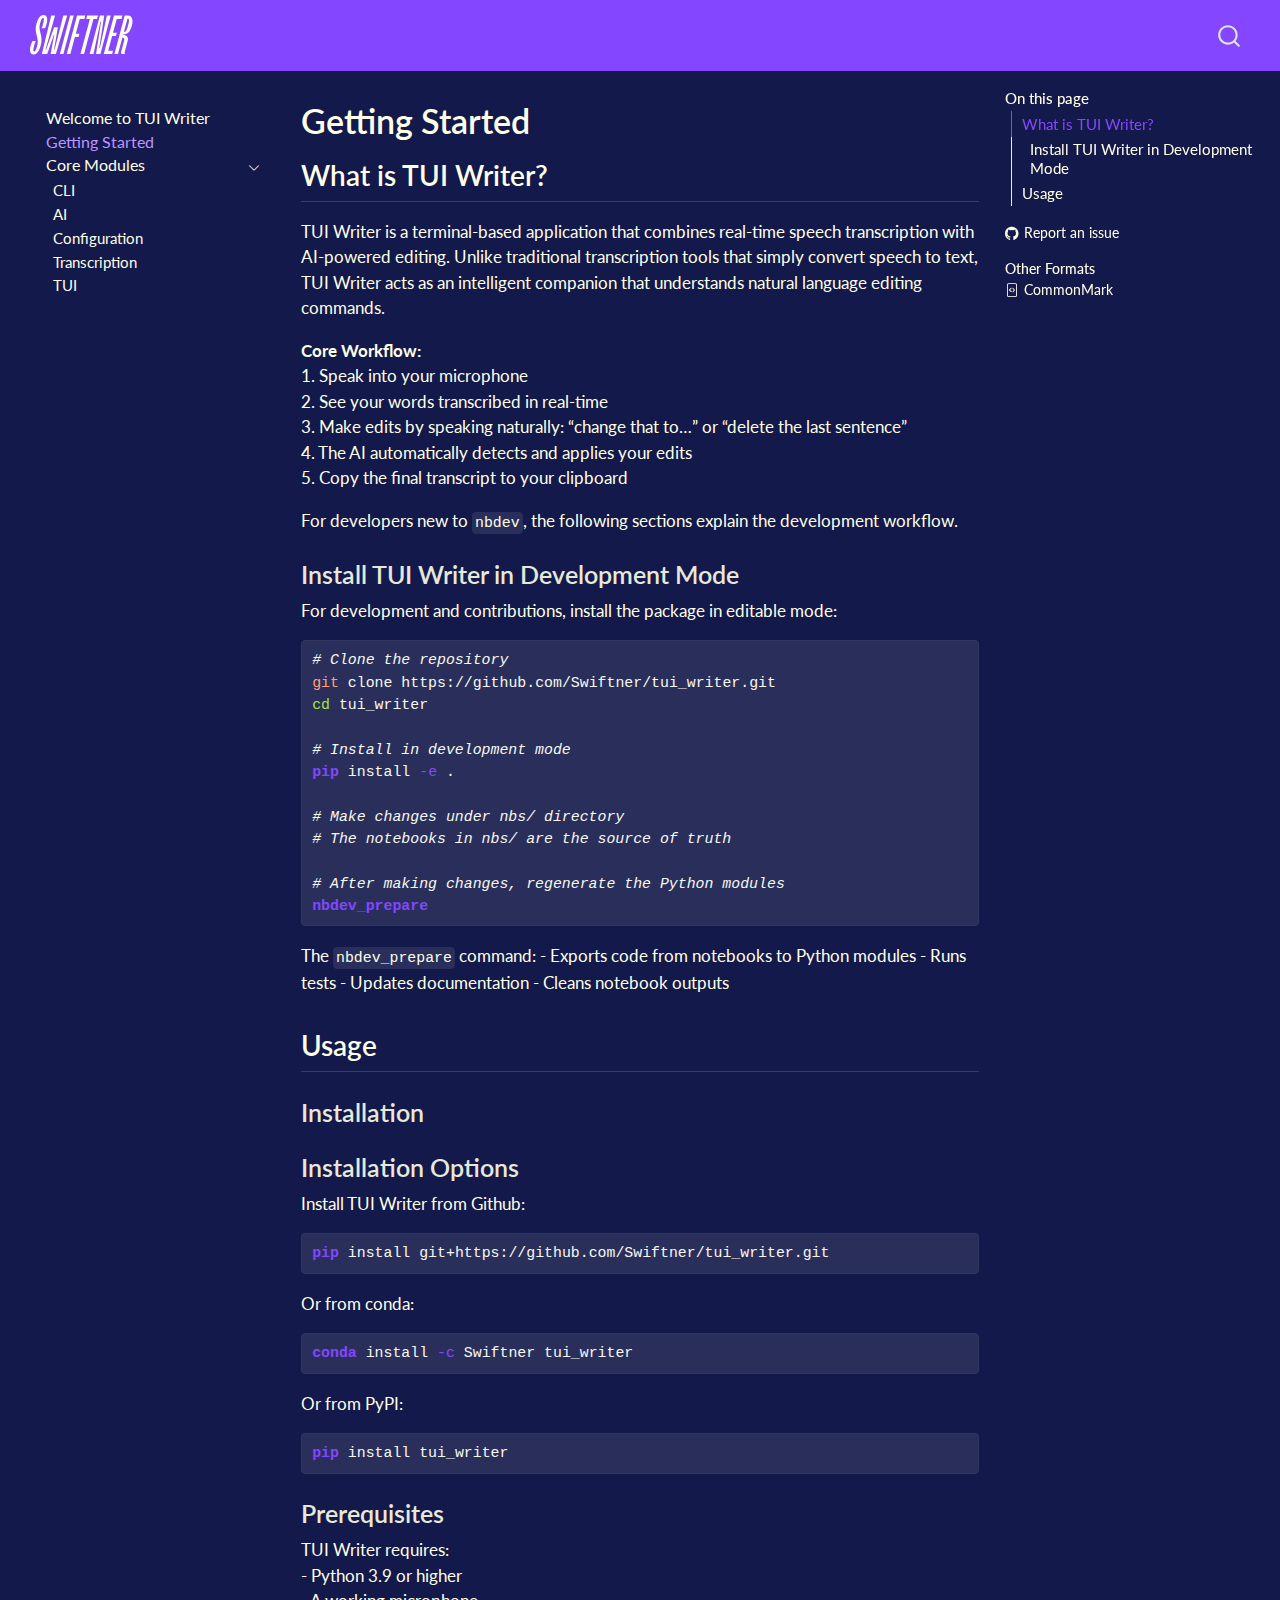
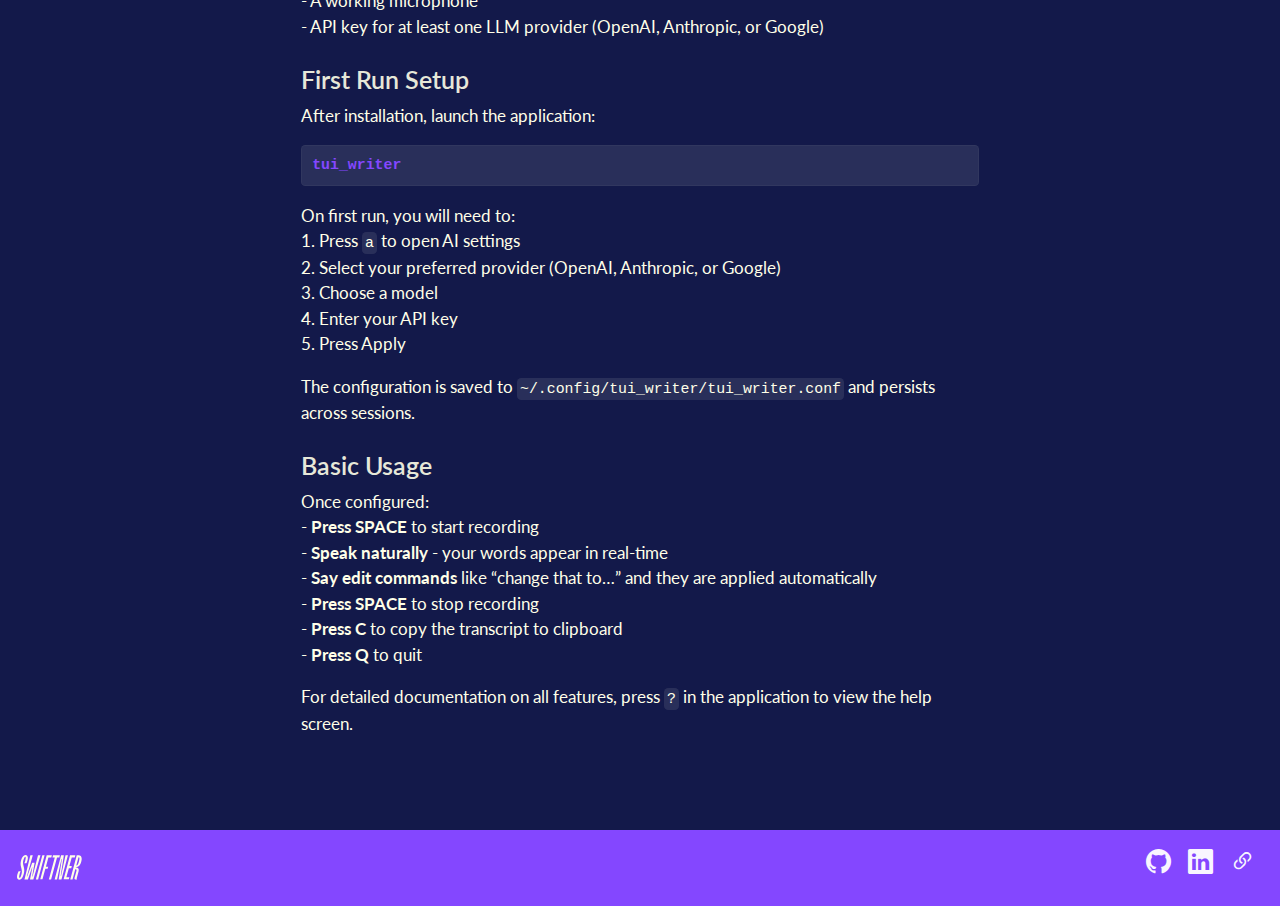
<file: getting_started.html>
<!DOCTYPE html>
<html xmlns="http://www.w3.org/1999/xhtml" lang="en" xml:lang="en"><head>

<meta charset="utf-8">
<meta name="generator" content="quarto-1.8.26">

<meta name="viewport" content="width=device-width, initial-scale=1.0, user-scalable=yes">


<title>Getting Started – tui_writer</title>
<style>
code{white-space: pre-wrap;}
span.smallcaps{font-variant: small-caps;}
div.columns{display: flex; gap: min(4vw, 1.5em);}
div.column{flex: auto; overflow-x: auto;}
div.hanging-indent{margin-left: 1.5em; text-indent: -1.5em;}
ul.task-list{list-style: none;}
ul.task-list li input[type="checkbox"] {
  width: 0.8em;
  margin: 0 0.8em 0.2em -1em; /* quarto-specific, see https://github.com/quarto-dev/quarto-cli/issues/4556 */ 
  vertical-align: middle;
}
/* CSS for syntax highlighting */
html { -webkit-text-size-adjust: 100%; }
pre > code.sourceCode { white-space: pre; position: relative; }
pre > code.sourceCode > span { display: inline-block; line-height: 1.25; }
pre > code.sourceCode > span:empty { height: 1.2em; }
.sourceCode { overflow: visible; }
code.sourceCode > span { color: inherit; text-decoration: inherit; }
div.sourceCode { margin: 1em 0; }
pre.sourceCode { margin: 0; }
@media screen {
div.sourceCode { overflow: auto; }
}
@media print {
pre > code.sourceCode { white-space: pre-wrap; }
pre > code.sourceCode > span { text-indent: -5em; padding-left: 5em; }
}
pre.numberSource code
  { counter-reset: source-line 0; }
pre.numberSource code > span
  { position: relative; left: -4em; counter-increment: source-line; }
pre.numberSource code > span > a:first-child::before
  { content: counter(source-line);
    position: relative; left: -1em; text-align: right; vertical-align: baseline;
    border: none; display: inline-block;
    -webkit-touch-callout: none; -webkit-user-select: none;
    -khtml-user-select: none; -moz-user-select: none;
    -ms-user-select: none; user-select: none;
    padding: 0 4px; width: 4em;
  }
pre.numberSource { margin-left: 3em;  padding-left: 4px; }
div.sourceCode
  {   }
@media screen {
pre > code.sourceCode > span > a:first-child::before { text-decoration: underline; }
}
</style>


<script src="site_libs/quarto-nav/quarto-nav.js"></script>
<script src="site_libs/quarto-nav/headroom.min.js"></script>
<script src="site_libs/clipboard/clipboard.min.js"></script>
<script src="site_libs/quarto-search/autocomplete.umd.js"></script>
<script src="site_libs/quarto-search/fuse.min.js"></script>
<script src="site_libs/quarto-search/quarto-search.js"></script>
<meta name="quarto:offset" content="./">
<link href="./static/favicon.ico" rel="icon">
<script src="site_libs/quarto-html/quarto.js" type="module"></script>
<script src="site_libs/quarto-html/tabsets/tabsets.js" type="module"></script>
<script src="site_libs/quarto-html/axe/axe-check.js" type="module"></script>
<script src="site_libs/quarto-html/popper.min.js"></script>
<script src="site_libs/quarto-html/tippy.umd.min.js"></script>
<script src="site_libs/quarto-html/anchor.min.js"></script>
<link href="site_libs/quarto-html/tippy.css" rel="stylesheet">
<link href="site_libs/quarto-html/quarto-syntax-highlighting-dark-b758ccaa5987ceb1b75504551e579abf.css" rel="stylesheet" id="quarto-text-highlighting-styles">
<script src="site_libs/bootstrap/bootstrap.min.js"></script>
<link href="site_libs/bootstrap/bootstrap-icons.css" rel="stylesheet">
<link href="site_libs/bootstrap/bootstrap-2eb1021dfeeaed9502868759e4fb33d2.min.css" rel="stylesheet" append-hash="true" id="quarto-bootstrap" data-mode="dark">
<script id="quarto-search-options" type="application/json">{
  "location": "navbar",
  "copy-button": false,
  "collapse-after": 3,
  "panel-placement": "end",
  "type": "overlay",
  "limit": 50,
  "keyboard-shortcut": [
    "f",
    "/",
    "s"
  ],
  "show-item-context": false,
  "language": {
    "search-no-results-text": "No results",
    "search-matching-documents-text": "matching documents",
    "search-copy-link-title": "Copy link to search",
    "search-hide-matches-text": "Hide additional matches",
    "search-more-match-text": "more match in this document",
    "search-more-matches-text": "more matches in this document",
    "search-clear-button-title": "Clear",
    "search-text-placeholder": "",
    "search-detached-cancel-button-title": "Cancel",
    "search-submit-button-title": "Submit",
    "search-label": "Search"
  }
}</script>


<link rel="stylesheet" href="styles.css">
<meta property="og:title" content="Getting Started – tui_writer">
<meta property="og:description" content="A TUI that you run to transcribe and edit text. It’s like a companion that dictates for you, engaging in a dialogue to collaboratively update a block of text rather than performing a direct transcription.">
<meta property="og:site_name" content="tui_writer">
<meta name="twitter:title" content="Getting Started – tui_writer">
<meta name="twitter:description" content="A TUI that you run to transcribe and edit text. It’s like a companion that dictates for you, engaging in a dialogue to collaboratively update a block of text rather than performing a direct transcription.">
<meta name="twitter:card" content="summary">
</head>

<body class="nav-sidebar floating nav-fixed quarto-light">

<div id="quarto-search-results"></div>
  <header id="quarto-header" class="headroom fixed-top">
    <nav class="navbar navbar-expand-lg " data-bs-theme="dark">
      <div class="navbar-container container-fluid">
      <div class="navbar-brand-container mx-auto">
    <a href="./index.html" class="navbar-brand navbar-brand-logo">
    <img src="./static/logo.svg" alt="" class="navbar-logo light-content">
    <img src="./static/logo.svg" alt="" class="navbar-logo dark-content">
    </a>
    <a class="navbar-brand" href="./index.html">
    <span class="navbar-title">tui_writer</span>
    </a>
  </div>
        <div class="quarto-navbar-tools tools-end">
</div>
          <div id="quarto-search" class="" title="Search"></div>
      </div> <!-- /container-fluid -->
    </nav>
  <nav class="quarto-secondary-nav">
    <div class="container-fluid d-flex">
      <button type="button" class="quarto-btn-toggle btn" data-bs-toggle="collapse" role="button" data-bs-target=".quarto-sidebar-collapse-item" aria-controls="quarto-sidebar" aria-expanded="false" aria-label="Toggle sidebar navigation" onclick="if (window.quartoToggleHeadroom) { window.quartoToggleHeadroom(); }">
        <i class="bi bi-layout-text-sidebar-reverse"></i>
      </button>
        <nav class="quarto-page-breadcrumbs" aria-label="breadcrumb"><ol class="breadcrumb"><li class="breadcrumb-item"><a href="./getting_started.html">Getting Started</a></li></ol></nav>
        <a class="flex-grow-1" role="navigation" data-bs-toggle="collapse" data-bs-target=".quarto-sidebar-collapse-item" aria-controls="quarto-sidebar" aria-expanded="false" aria-label="Toggle sidebar navigation" onclick="if (window.quartoToggleHeadroom) { window.quartoToggleHeadroom(); }">      
        </a>
    </div>
  </nav>
</header>
<!-- content -->
<div id="quarto-content" class="quarto-container page-columns page-rows-contents page-layout-article page-navbar">
<!-- sidebar -->
  <nav id="quarto-sidebar" class="sidebar collapse collapse-horizontal quarto-sidebar-collapse-item sidebar-navigation floating overflow-auto">
    <div class="sidebar-menu-container"> 
    <ul class="list-unstyled mt-1">
        <li class="sidebar-item">
  <div class="sidebar-item-container"> 
  <a href="./index.html" class="sidebar-item-text sidebar-link">
 <span class="menu-text">Welcome to TUI Writer</span></a>
  </div>
</li>
        <li class="sidebar-item">
  <div class="sidebar-item-container"> 
  <a href="./getting_started.html" class="sidebar-item-text sidebar-link active">
 <span class="menu-text">Getting Started</span></a>
  </div>
</li>
        <li class="sidebar-item sidebar-item-section">
      <div class="sidebar-item-container"> 
            <a class="sidebar-item-text sidebar-link text-start" data-bs-toggle="collapse" data-bs-target="#quarto-sidebar-section-1" role="navigation" aria-expanded="true">
 <span class="menu-text">Core Modules</span></a>
          <a class="sidebar-item-toggle text-start" data-bs-toggle="collapse" data-bs-target="#quarto-sidebar-section-1" role="navigation" aria-expanded="true" aria-label="Toggle section">
            <i class="bi bi-chevron-right ms-2"></i>
          </a> 
      </div>
      <ul id="quarto-sidebar-section-1" class="collapse list-unstyled sidebar-section depth1 show">  
          <li class="sidebar-item">
  <div class="sidebar-item-container"> 
  <a href="./cli.html" class="sidebar-item-text sidebar-link">
 <span class="menu-text">CLI</span></a>
  </div>
</li>
          <li class="sidebar-item">
  <div class="sidebar-item-container"> 
  <a href="./ai.html" class="sidebar-item-text sidebar-link">
 <span class="menu-text">AI</span></a>
  </div>
</li>
          <li class="sidebar-item">
  <div class="sidebar-item-container"> 
  <a href="./config.html" class="sidebar-item-text sidebar-link">
 <span class="menu-text">Configuration</span></a>
  </div>
</li>
          <li class="sidebar-item">
  <div class="sidebar-item-container"> 
  <a href="./live.html" class="sidebar-item-text sidebar-link">
 <span class="menu-text">Transcription</span></a>
  </div>
</li>
          <li class="sidebar-item">
  <div class="sidebar-item-container"> 
  <a href="./tui.html" class="sidebar-item-text sidebar-link">
 <span class="menu-text">TUI</span></a>
  </div>
</li>
      </ul>
  </li>
    </ul>
    </div>
</nav>
<div id="quarto-sidebar-glass" class="quarto-sidebar-collapse-item" data-bs-toggle="collapse" data-bs-target=".quarto-sidebar-collapse-item"></div>
<!-- margin-sidebar -->
    <div id="quarto-margin-sidebar" class="sidebar margin-sidebar">
        <nav id="TOC" role="doc-toc" class="toc-active">
    <h2 id="toc-title">On this page</h2>
   
  <ul>
  <li><a href="#what-is-tui-writer" id="toc-what-is-tui-writer" class="nav-link active" data-scroll-target="#what-is-tui-writer">What is TUI Writer?</a>
  <ul class="collapse">
  <li><a href="#install-tui-writer-in-development-mode" id="toc-install-tui-writer-in-development-mode" class="nav-link" data-scroll-target="#install-tui-writer-in-development-mode">Install TUI Writer in Development Mode</a></li>
  </ul></li>
  <li><a href="#usage" id="toc-usage" class="nav-link" data-scroll-target="#usage">Usage</a>
  <ul class="collapse">
  <li><a href="#installation" id="toc-installation" class="nav-link" data-scroll-target="#installation">Installation</a></li>
  <li><a href="#installation-options" id="toc-installation-options" class="nav-link" data-scroll-target="#installation-options">Installation Options</a></li>
  <li><a href="#prerequisites" id="toc-prerequisites" class="nav-link" data-scroll-target="#prerequisites">Prerequisites</a></li>
  <li><a href="#first-run-setup" id="toc-first-run-setup" class="nav-link" data-scroll-target="#first-run-setup">First Run Setup</a></li>
  <li><a href="#basic-usage" id="toc-basic-usage" class="nav-link" data-scroll-target="#basic-usage">Basic Usage</a></li>
  </ul></li>
  </ul>
<div class="toc-actions"><ul><li><a href="https://github.com/Swiftner/tui_writer/issues/new" class="toc-action"><i class="bi bi-github"></i>Report an issue</a></li></ul></div><div class="quarto-alternate-formats"><h2>Other Formats</h2><ul><li><a href="getting_started.html.md"><i class="bi bi-file-code"></i>CommonMark</a></li></ul></div></nav>
    </div>
<!-- main -->
<main class="content" id="quarto-document-content">

<header id="title-block-header" class="quarto-title-block default">
<div class="quarto-title">
<h1 class="title">Getting Started</h1>
</div>



<div class="quarto-title-meta">

    
  
    
  </div>
  


</header>


<!-- WARNING: THIS FILE WAS AUTOGENERATED! DO NOT EDIT! -->
<section id="what-is-tui-writer" class="level2">
<h2 class="anchored" data-anchor-id="what-is-tui-writer">What is TUI Writer?</h2>
<p>TUI Writer is a terminal-based application that combines real-time speech transcription with AI-powered editing. Unlike traditional transcription tools that simply convert speech to text, TUI Writer acts as an intelligent companion that understands natural language editing commands.</p>
<p><strong>Core Workflow:</strong> <br> 1. Speak into your microphone <br> 2. See your words transcribed in real-time <br> 3. Make edits by speaking naturally: “change that to…” or “delete the last sentence” <br> 4. The AI automatically detects and applies your edits <br> 5. Copy the final transcript to your clipboard <br></p>
<p>For developers new to <code>nbdev</code>, the following sections explain the development workflow.</p>
<section id="install-tui-writer-in-development-mode" class="level3">
<h3 class="anchored" data-anchor-id="install-tui-writer-in-development-mode">Install TUI Writer in Development Mode</h3>
<p>For development and contributions, install the package in editable mode:</p>
<div class="code-copy-outer-scaffold"><div class="sourceCode" id="cb1"><pre class="sourceCode sh code-with-copy"><code class="sourceCode bash"><span id="cb1-1"><a href="#cb1-1" aria-hidden="true" tabindex="-1"></a><span class="co"># Clone the repository</span></span>
<span id="cb1-2"><a href="#cb1-2" aria-hidden="true" tabindex="-1"></a><span class="fu">git</span> clone https://github.com/Swiftner/tui_writer.git</span>
<span id="cb1-3"><a href="#cb1-3" aria-hidden="true" tabindex="-1"></a><span class="bu">cd</span> tui_writer</span>
<span id="cb1-4"><a href="#cb1-4" aria-hidden="true" tabindex="-1"></a></span>
<span id="cb1-5"><a href="#cb1-5" aria-hidden="true" tabindex="-1"></a><span class="co"># Install in development mode</span></span>
<span id="cb1-6"><a href="#cb1-6" aria-hidden="true" tabindex="-1"></a><span class="ex">pip</span> install <span class="at">-e</span> .</span>
<span id="cb1-7"><a href="#cb1-7" aria-hidden="true" tabindex="-1"></a></span>
<span id="cb1-8"><a href="#cb1-8" aria-hidden="true" tabindex="-1"></a><span class="co"># Make changes under nbs/ directory</span></span>
<span id="cb1-9"><a href="#cb1-9" aria-hidden="true" tabindex="-1"></a><span class="co"># The notebooks in nbs/ are the source of truth</span></span>
<span id="cb1-10"><a href="#cb1-10" aria-hidden="true" tabindex="-1"></a></span>
<span id="cb1-11"><a href="#cb1-11" aria-hidden="true" tabindex="-1"></a><span class="co"># After making changes, regenerate the Python modules</span></span>
<span id="cb1-12"><a href="#cb1-12" aria-hidden="true" tabindex="-1"></a><span class="ex">nbdev_prepare</span></span></code></pre></div><button title="Copy to Clipboard" class="code-copy-button"><i class="bi"></i></button></div>
<p>The <code>nbdev_prepare</code> command: - Exports code from notebooks to Python modules - Runs tests - Updates documentation - Cleans notebook outputs</p>
</section>
</section>
<section id="usage" class="level2">
<h2 class="anchored" data-anchor-id="usage">Usage</h2>
<section id="installation" class="level3">
<h3 class="anchored" data-anchor-id="installation">Installation</h3>
</section>
<section id="installation-options" class="level3">
<h3 class="anchored" data-anchor-id="installation-options">Installation Options</h3>
<p>Install TUI Writer from Github:</p>
<div class="code-copy-outer-scaffold"><div class="sourceCode" id="cb2"><pre class="sourceCode sh code-with-copy"><code class="sourceCode bash"><span id="cb2-1"><a href="#cb2-1" aria-hidden="true" tabindex="-1"></a><span class="ex">pip</span> install git+https://github.com/Swiftner/tui_writer.git</span></code></pre></div><button title="Copy to Clipboard" class="code-copy-button"><i class="bi"></i></button></div>
<p>Or from conda:</p>
<div class="code-copy-outer-scaffold"><div class="sourceCode" id="cb3"><pre class="sourceCode sh code-with-copy"><code class="sourceCode bash"><span id="cb3-1"><a href="#cb3-1" aria-hidden="true" tabindex="-1"></a><span class="ex">conda</span> install <span class="at">-c</span> Swiftner tui_writer</span></code></pre></div><button title="Copy to Clipboard" class="code-copy-button"><i class="bi"></i></button></div>
<p>Or from PyPI:</p>
<div class="code-copy-outer-scaffold"><div class="sourceCode" id="cb4"><pre class="sourceCode sh code-with-copy"><code class="sourceCode bash"><span id="cb4-1"><a href="#cb4-1" aria-hidden="true" tabindex="-1"></a><span class="ex">pip</span> install tui_writer</span></code></pre></div><button title="Copy to Clipboard" class="code-copy-button"><i class="bi"></i></button></div>
</section>
<section id="prerequisites" class="level3">
<h3 class="anchored" data-anchor-id="prerequisites">Prerequisites</h3>
<p>TUI Writer requires: <br> - Python 3.9 or higher <br> - A working microphone <br> - API key for at least one LLM provider (OpenAI, Anthropic, or Google) <br></p>
</section>
<section id="first-run-setup" class="level3">
<h3 class="anchored" data-anchor-id="first-run-setup">First Run Setup</h3>
<p>After installation, launch the application:</p>
<div class="code-copy-outer-scaffold"><div class="sourceCode" id="cb5"><pre class="sourceCode sh code-with-copy"><code class="sourceCode bash"><span id="cb5-1"><a href="#cb5-1" aria-hidden="true" tabindex="-1"></a><span class="ex">tui_writer</span></span></code></pre></div><button title="Copy to Clipboard" class="code-copy-button"><i class="bi"></i></button></div>
<p>On first run, you will need to: <br> 1. Press <code>a</code> to open AI settings <br> 2. Select your preferred provider (OpenAI, Anthropic, or Google) <br> 3. Choose a model <br> 4. Enter your API key <br> 5. Press Apply <br></p>
<p>The configuration is saved to <code>~/.config/tui_writer/tui_writer.conf</code> and persists across sessions.</p>
</section>
<section id="basic-usage" class="level3">
<h3 class="anchored" data-anchor-id="basic-usage">Basic Usage</h3>
<p>Once configured: <br> - <strong>Press SPACE</strong> to start recording <br> - <strong>Speak naturally</strong> - your words appear in real-time <br> - <strong>Say edit commands</strong> like “change that to…” and they are applied automatically <br> - <strong>Press SPACE</strong> to stop recording <br> - <strong>Press C</strong> to copy the transcript to clipboard <br> - <strong>Press Q</strong> to quit <br></p>
<p>For detailed documentation on all features, press <code>?</code> in the application to view the help screen.</p>


</section>
</section>

</main> <!-- /main -->
<script id="quarto-html-after-body" type="application/javascript">
  window.document.addEventListener("DOMContentLoaded", function (event) {
    const icon = "";
    const anchorJS = new window.AnchorJS();
    anchorJS.options = {
      placement: 'right',
      icon: icon
    };
    anchorJS.add('.anchored');
    const isCodeAnnotation = (el) => {
      for (const clz of el.classList) {
        if (clz.startsWith('code-annotation-')) {                     
          return true;
        }
      }
      return false;
    }
    const onCopySuccess = function(e) {
      // button target
      const button = e.trigger;
      // don't keep focus
      button.blur();
      // flash "checked"
      button.classList.add('code-copy-button-checked');
      var currentTitle = button.getAttribute("title");
      button.setAttribute("title", "Copied!");
      let tooltip;
      if (window.bootstrap) {
        button.setAttribute("data-bs-toggle", "tooltip");
        button.setAttribute("data-bs-placement", "left");
        button.setAttribute("data-bs-title", "Copied!");
        tooltip = new bootstrap.Tooltip(button, 
          { trigger: "manual", 
            customClass: "code-copy-button-tooltip",
            offset: [0, -8]});
        tooltip.show();    
      }
      setTimeout(function() {
        if (tooltip) {
          tooltip.hide();
          button.removeAttribute("data-bs-title");
          button.removeAttribute("data-bs-toggle");
          button.removeAttribute("data-bs-placement");
        }
        button.setAttribute("title", currentTitle);
        button.classList.remove('code-copy-button-checked');
      }, 1000);
      // clear code selection
      e.clearSelection();
    }
    const getTextToCopy = function(trigger) {
      const outerScaffold = trigger.parentElement.cloneNode(true);
      const codeEl = outerScaffold.querySelector('code');
      for (const childEl of codeEl.children) {
        if (isCodeAnnotation(childEl)) {
          childEl.remove();
        }
      }
      return codeEl.innerText;
    }
    const clipboard = new window.ClipboardJS('.code-copy-button:not([data-in-quarto-modal])', {
      text: getTextToCopy
    });
    clipboard.on('success', onCopySuccess);
    if (window.document.getElementById('quarto-embedded-source-code-modal')) {
      const clipboardModal = new window.ClipboardJS('.code-copy-button[data-in-quarto-modal]', {
        text: getTextToCopy,
        container: window.document.getElementById('quarto-embedded-source-code-modal')
      });
      clipboardModal.on('success', onCopySuccess);
    }
      var localhostRegex = new RegExp(/^(?:http|https):\/\/localhost\:?[0-9]*\//);
      var mailtoRegex = new RegExp(/^mailto:/);
        var filterRegex = new RegExp("https:\/\/tui-writer\.swiftner\.app\/");
      var isInternal = (href) => {
          return filterRegex.test(href) || localhostRegex.test(href) || mailtoRegex.test(href);
      }
      // Inspect non-navigation links and adorn them if external
     var links = window.document.querySelectorAll('a[href]:not(.nav-link):not(.navbar-brand):not(.toc-action):not(.sidebar-link):not(.sidebar-item-toggle):not(.pagination-link):not(.no-external):not([aria-hidden]):not(.dropdown-item):not(.quarto-navigation-tool):not(.about-link)');
      for (var i=0; i<links.length; i++) {
        const link = links[i];
        if (!isInternal(link.href)) {
          // undo the damage that might have been done by quarto-nav.js in the case of
          // links that we want to consider external
          if (link.dataset.originalHref !== undefined) {
            link.href = link.dataset.originalHref;
          }
        }
      }
    function tippyHover(el, contentFn, onTriggerFn, onUntriggerFn) {
      const config = {
        allowHTML: true,
        maxWidth: 500,
        delay: 100,
        arrow: false,
        appendTo: function(el) {
            return el.parentElement;
        },
        interactive: true,
        interactiveBorder: 10,
        theme: 'quarto',
        placement: 'bottom-start',
      };
      if (contentFn) {
        config.content = contentFn;
      }
      if (onTriggerFn) {
        config.onTrigger = onTriggerFn;
      }
      if (onUntriggerFn) {
        config.onUntrigger = onUntriggerFn;
      }
      window.tippy(el, config); 
    }
    const noterefs = window.document.querySelectorAll('a[role="doc-noteref"]');
    for (var i=0; i<noterefs.length; i++) {
      const ref = noterefs[i];
      tippyHover(ref, function() {
        // use id or data attribute instead here
        let href = ref.getAttribute('data-footnote-href') || ref.getAttribute('href');
        try { href = new URL(href).hash; } catch {}
        const id = href.replace(/^#\/?/, "");
        const note = window.document.getElementById(id);
        if (note) {
          return note.innerHTML;
        } else {
          return "";
        }
      });
    }
    const xrefs = window.document.querySelectorAll('a.quarto-xref');
    const processXRef = (id, note) => {
      // Strip column container classes
      const stripColumnClz = (el) => {
        el.classList.remove("page-full", "page-columns");
        if (el.children) {
          for (const child of el.children) {
            stripColumnClz(child);
          }
        }
      }
      stripColumnClz(note)
      if (id === null || id.startsWith('sec-')) {
        // Special case sections, only their first couple elements
        const container = document.createElement("div");
        if (note.children && note.children.length > 2) {
          container.appendChild(note.children[0].cloneNode(true));
          for (let i = 1; i < note.children.length; i++) {
            const child = note.children[i];
            if (child.tagName === "P" && child.innerText === "") {
              continue;
            } else {
              container.appendChild(child.cloneNode(true));
              break;
            }
          }
          if (window.Quarto?.typesetMath) {
            window.Quarto.typesetMath(container);
          }
          return container.innerHTML
        } else {
          if (window.Quarto?.typesetMath) {
            window.Quarto.typesetMath(note);
          }
          return note.innerHTML;
        }
      } else {
        // Remove any anchor links if they are present
        const anchorLink = note.querySelector('a.anchorjs-link');
        if (anchorLink) {
          anchorLink.remove();
        }
        if (window.Quarto?.typesetMath) {
          window.Quarto.typesetMath(note);
        }
        if (note.classList.contains("callout")) {
          return note.outerHTML;
        } else {
          return note.innerHTML;
        }
      }
    }
    for (var i=0; i<xrefs.length; i++) {
      const xref = xrefs[i];
      tippyHover(xref, undefined, function(instance) {
        instance.disable();
        let url = xref.getAttribute('href');
        let hash = undefined; 
        if (url.startsWith('#')) {
          hash = url;
        } else {
          try { hash = new URL(url).hash; } catch {}
        }
        if (hash) {
          const id = hash.replace(/^#\/?/, "");
          const note = window.document.getElementById(id);
          if (note !== null) {
            try {
              const html = processXRef(id, note.cloneNode(true));
              instance.setContent(html);
            } finally {
              instance.enable();
              instance.show();
            }
          } else {
            // See if we can fetch this
            fetch(url.split('#')[0])
            .then(res => res.text())
            .then(html => {
              const parser = new DOMParser();
              const htmlDoc = parser.parseFromString(html, "text/html");
              const note = htmlDoc.getElementById(id);
              if (note !== null) {
                const html = processXRef(id, note);
                instance.setContent(html);
              } 
            }).finally(() => {
              instance.enable();
              instance.show();
            });
          }
        } else {
          // See if we can fetch a full url (with no hash to target)
          // This is a special case and we should probably do some content thinning / targeting
          fetch(url)
          .then(res => res.text())
          .then(html => {
            const parser = new DOMParser();
            const htmlDoc = parser.parseFromString(html, "text/html");
            const note = htmlDoc.querySelector('main.content');
            if (note !== null) {
              // This should only happen for chapter cross references
              // (since there is no id in the URL)
              // remove the first header
              if (note.children.length > 0 && note.children[0].tagName === "HEADER") {
                note.children[0].remove();
              }
              const html = processXRef(null, note);
              instance.setContent(html);
            } 
          }).finally(() => {
            instance.enable();
            instance.show();
          });
        }
      }, function(instance) {
      });
    }
        let selectedAnnoteEl;
        const selectorForAnnotation = ( cell, annotation) => {
          let cellAttr = 'data-code-cell="' + cell + '"';
          let lineAttr = 'data-code-annotation="' +  annotation + '"';
          const selector = 'span[' + cellAttr + '][' + lineAttr + ']';
          return selector;
        }
        const selectCodeLines = (annoteEl) => {
          const doc = window.document;
          const targetCell = annoteEl.getAttribute("data-target-cell");
          const targetAnnotation = annoteEl.getAttribute("data-target-annotation");
          const annoteSpan = window.document.querySelector(selectorForAnnotation(targetCell, targetAnnotation));
          const lines = annoteSpan.getAttribute("data-code-lines").split(",");
          const lineIds = lines.map((line) => {
            return targetCell + "-" + line;
          })
          let top = null;
          let height = null;
          let parent = null;
          if (lineIds.length > 0) {
              //compute the position of the single el (top and bottom and make a div)
              const el = window.document.getElementById(lineIds[0]);
              top = el.offsetTop;
              height = el.offsetHeight;
              parent = el.parentElement.parentElement;
            if (lineIds.length > 1) {
              const lastEl = window.document.getElementById(lineIds[lineIds.length - 1]);
              const bottom = lastEl.offsetTop + lastEl.offsetHeight;
              height = bottom - top;
            }
            if (top !== null && height !== null && parent !== null) {
              // cook up a div (if necessary) and position it 
              let div = window.document.getElementById("code-annotation-line-highlight");
              if (div === null) {
                div = window.document.createElement("div");
                div.setAttribute("id", "code-annotation-line-highlight");
                div.style.position = 'absolute';
                parent.appendChild(div);
              }
              div.style.top = top - 2 + "px";
              div.style.height = height + 4 + "px";
              div.style.left = 0;
              let gutterDiv = window.document.getElementById("code-annotation-line-highlight-gutter");
              if (gutterDiv === null) {
                gutterDiv = window.document.createElement("div");
                gutterDiv.setAttribute("id", "code-annotation-line-highlight-gutter");
                gutterDiv.style.position = 'absolute';
                const codeCell = window.document.getElementById(targetCell);
                const gutter = codeCell.querySelector('.code-annotation-gutter');
                gutter.appendChild(gutterDiv);
              }
              gutterDiv.style.top = top - 2 + "px";
              gutterDiv.style.height = height + 4 + "px";
            }
            selectedAnnoteEl = annoteEl;
          }
        };
        const unselectCodeLines = () => {
          const elementsIds = ["code-annotation-line-highlight", "code-annotation-line-highlight-gutter"];
          elementsIds.forEach((elId) => {
            const div = window.document.getElementById(elId);
            if (div) {
              div.remove();
            }
          });
          selectedAnnoteEl = undefined;
        };
          // Handle positioning of the toggle
      window.addEventListener(
        "resize",
        throttle(() => {
          elRect = undefined;
          if (selectedAnnoteEl) {
            selectCodeLines(selectedAnnoteEl);
          }
        }, 10)
      );
      function throttle(fn, ms) {
      let throttle = false;
      let timer;
        return (...args) => {
          if(!throttle) { // first call gets through
              fn.apply(this, args);
              throttle = true;
          } else { // all the others get throttled
              if(timer) clearTimeout(timer); // cancel #2
              timer = setTimeout(() => {
                fn.apply(this, args);
                timer = throttle = false;
              }, ms);
          }
        };
      }
        // Attach click handler to the DT
        const annoteDls = window.document.querySelectorAll('dt[data-target-cell]');
        for (const annoteDlNode of annoteDls) {
          annoteDlNode.addEventListener('click', (event) => {
            const clickedEl = event.target;
            if (clickedEl !== selectedAnnoteEl) {
              unselectCodeLines();
              const activeEl = window.document.querySelector('dt[data-target-cell].code-annotation-active');
              if (activeEl) {
                activeEl.classList.remove('code-annotation-active');
              }
              selectCodeLines(clickedEl);
              clickedEl.classList.add('code-annotation-active');
            } else {
              // Unselect the line
              unselectCodeLines();
              clickedEl.classList.remove('code-annotation-active');
            }
          });
        }
    const findCites = (el) => {
      const parentEl = el.parentElement;
      if (parentEl) {
        const cites = parentEl.dataset.cites;
        if (cites) {
          return {
            el,
            cites: cites.split(' ')
          };
        } else {
          return findCites(el.parentElement)
        }
      } else {
        return undefined;
      }
    };
    var bibliorefs = window.document.querySelectorAll('a[role="doc-biblioref"]');
    for (var i=0; i<bibliorefs.length; i++) {
      const ref = bibliorefs[i];
      const citeInfo = findCites(ref);
      if (citeInfo) {
        tippyHover(citeInfo.el, function() {
          var popup = window.document.createElement('div');
          citeInfo.cites.forEach(function(cite) {
            var citeDiv = window.document.createElement('div');
            citeDiv.classList.add('hanging-indent');
            citeDiv.classList.add('csl-entry');
            var biblioDiv = window.document.getElementById('ref-' + cite);
            if (biblioDiv) {
              citeDiv.innerHTML = biblioDiv.innerHTML;
            }
            popup.appendChild(citeDiv);
          });
          return popup.innerHTML;
        });
      }
    }
  });
  </script>
</div> <!-- /content -->
<footer class="footer">
  <div class="nav-footer">
    <div class="nav-footer-left">
<p><img src="static/logo.svg" alt="TUI Writer Logo" style="height: 30px;"></p>
</div>   
    <div class="nav-footer-center">
      &nbsp;
    <div class="toc-actions d-sm-block d-md-none"><ul><li><a href="https://github.com/Swiftner/tui_writer/issues/new" class="toc-action"><i class="bi bi-github"></i>Report an issue</a></li></ul></div></div>
    <div class="nav-footer-right">
      <ul class="footer-items list-unstyled">
    <li class="nav-item compact">
    <a class="nav-link" href="https://github.com/Swiftner">
      <i class="bi bi-github" role="img">
</i> 
    </a>
  </li>  
    <li class="nav-item compact">
    <a class="nav-link" href="https://www.linkedin.com/company/swiftner/">
      <i class="bi bi-linkedin" role="img">
</i> 
    </a>
  </li>  
    <li class="nav-item compact">
    <a class="nav-link" href="https://swiftner.com/">
      <i class="bi bi-link-45deg" role="img">
</i> 
    </a>
  </li>  
</ul>
    </div>
  </div>
</footer>




</body></html>
</file>
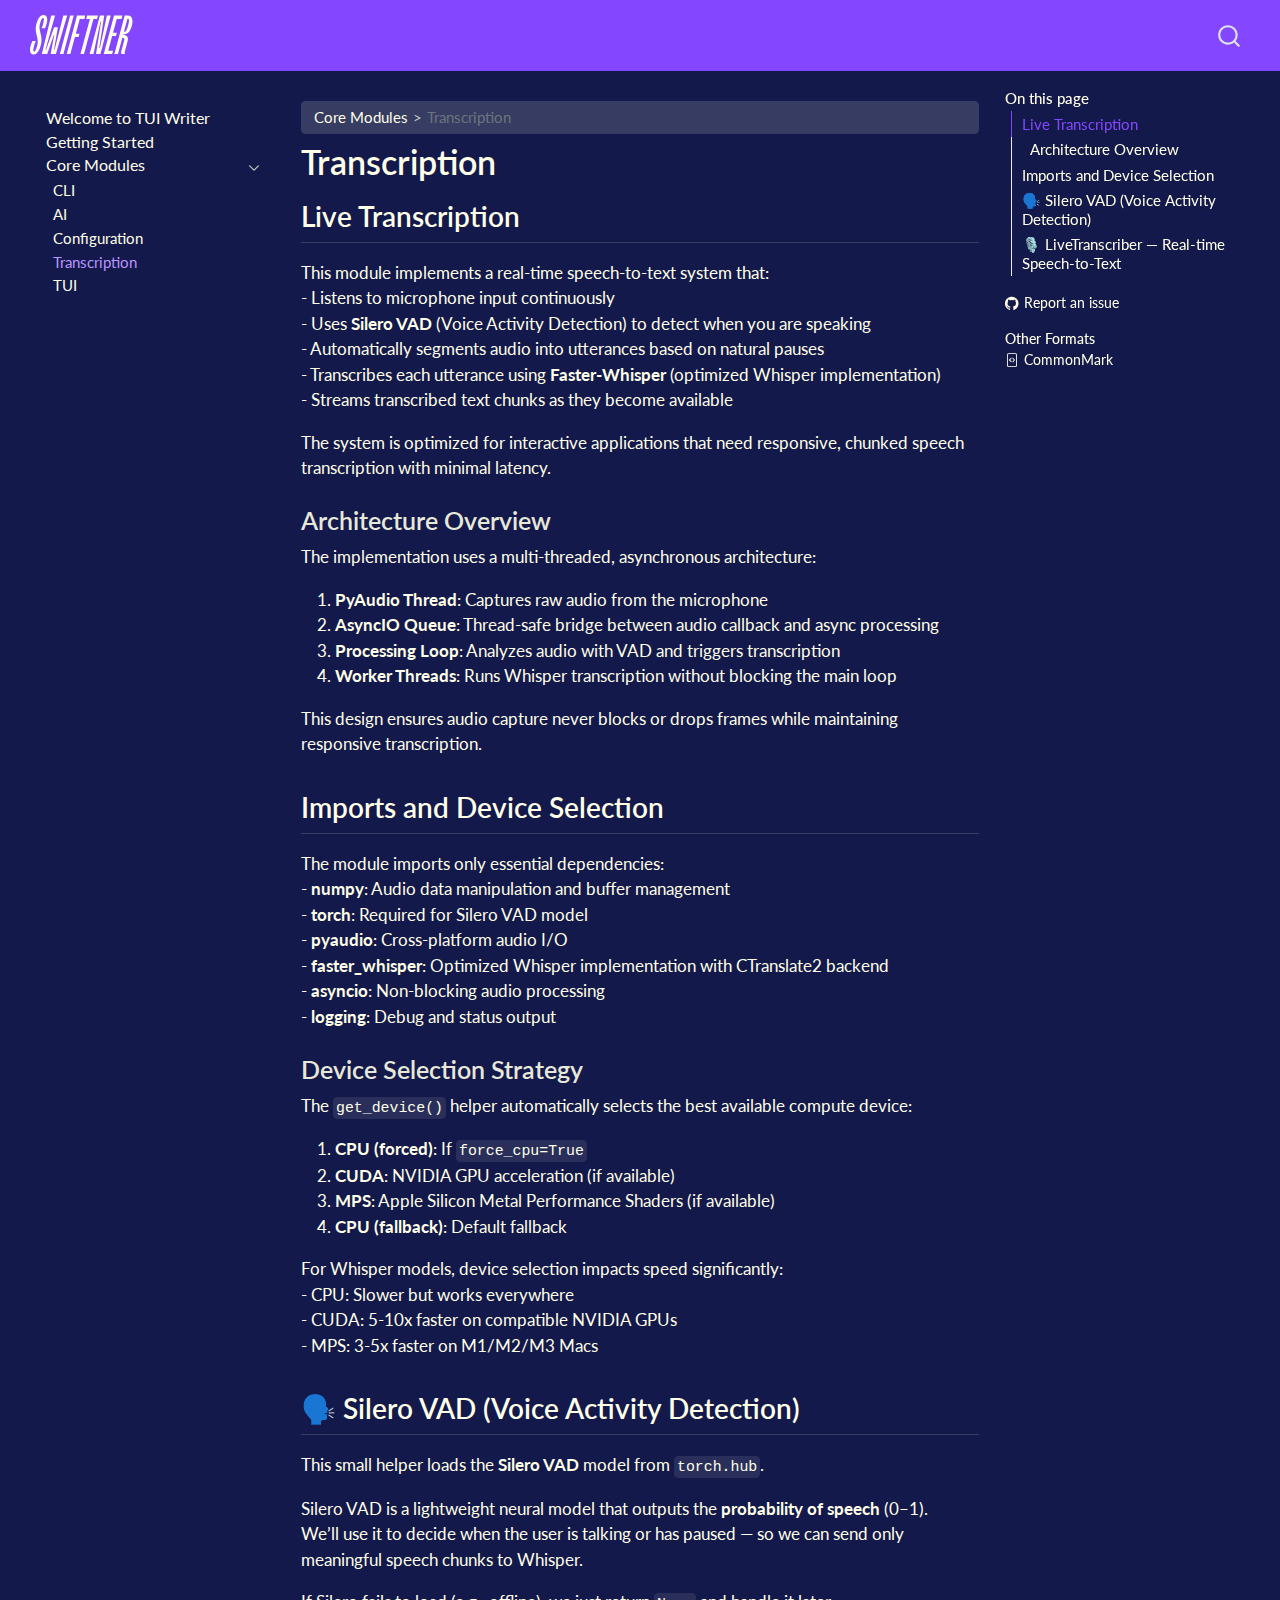
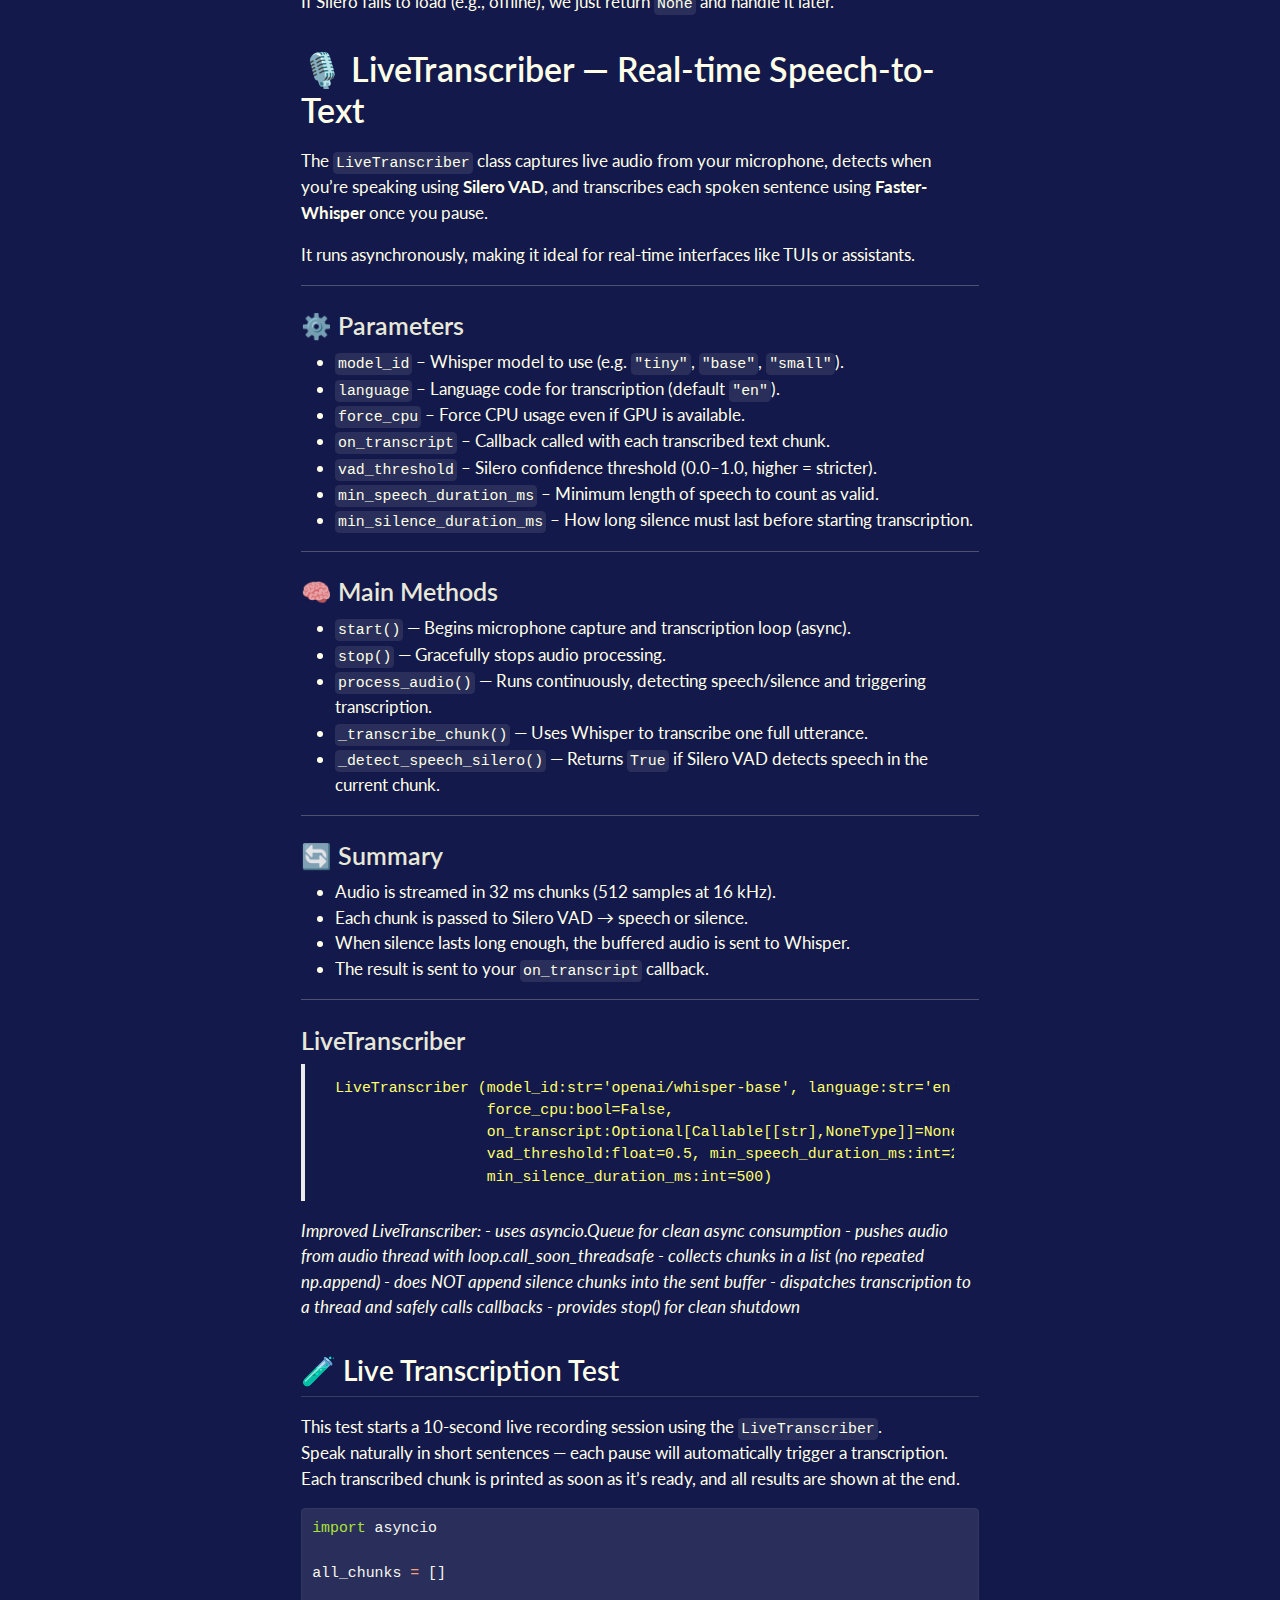
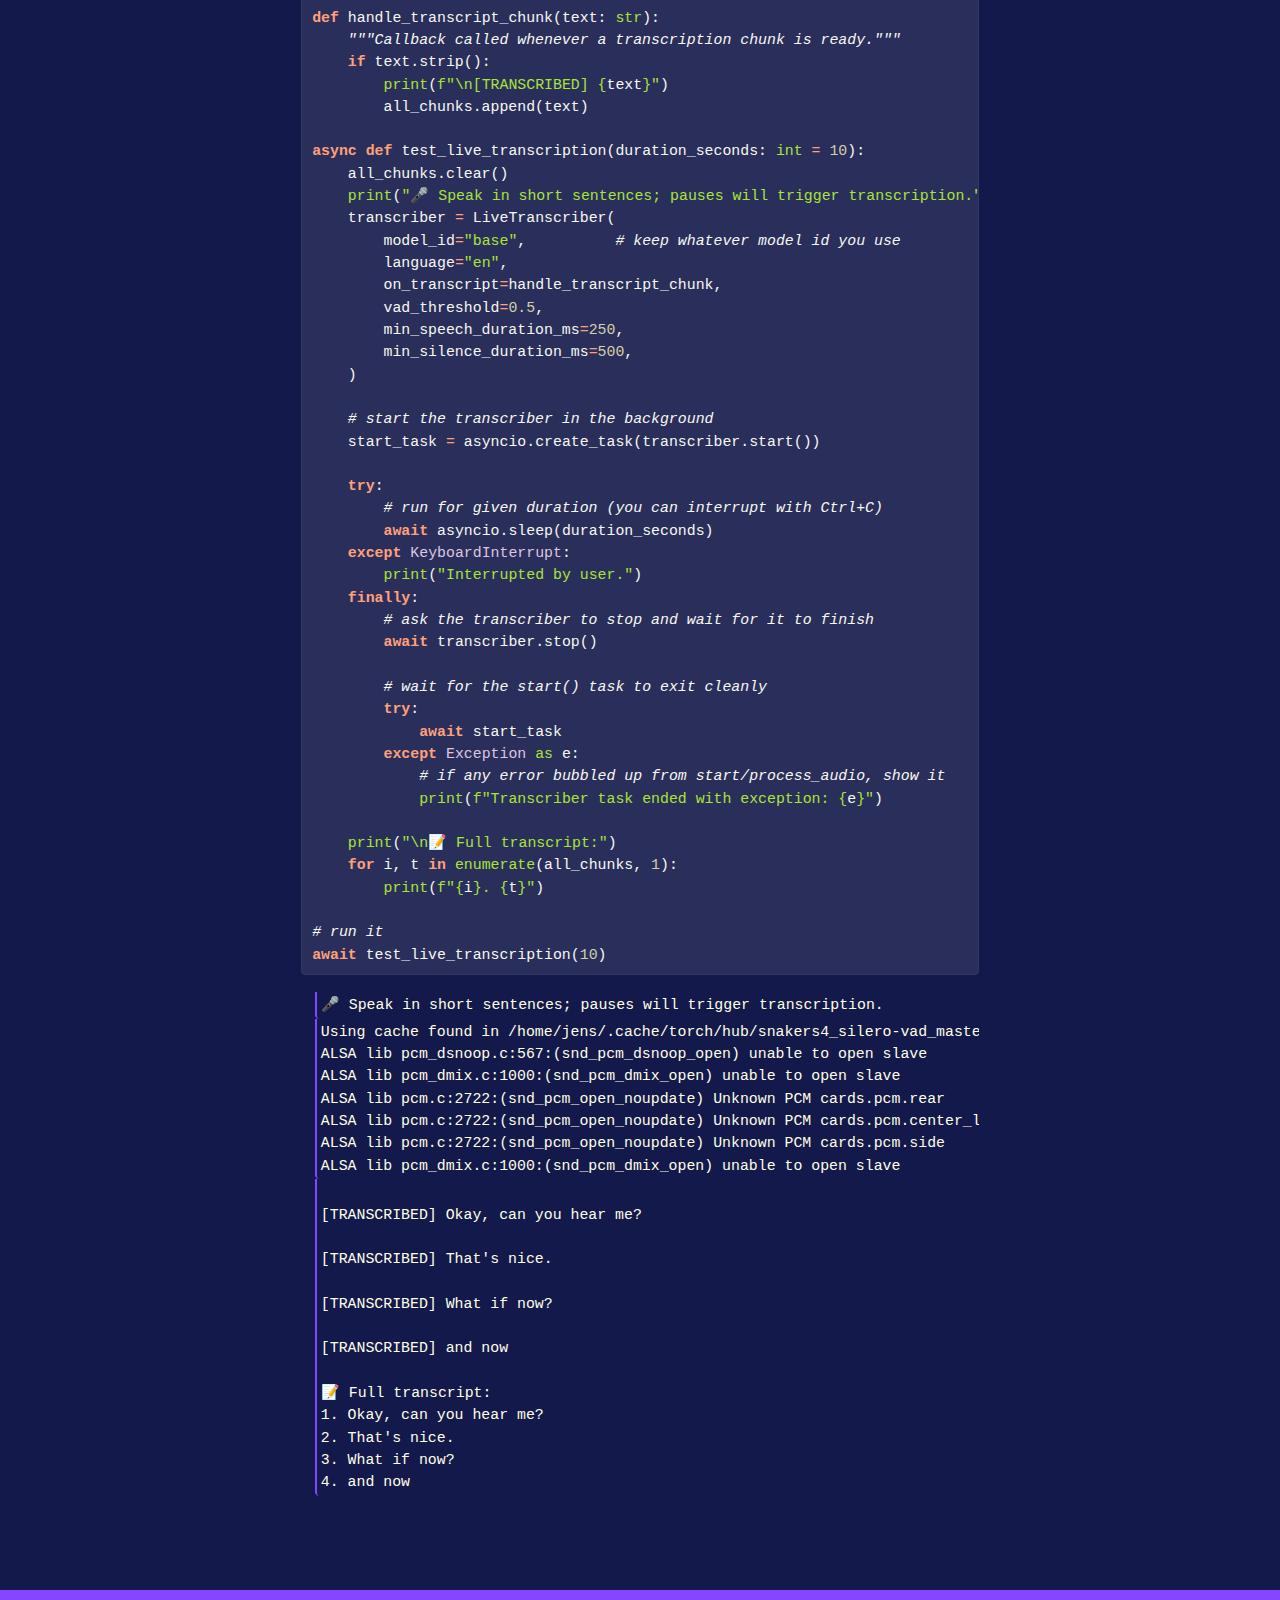
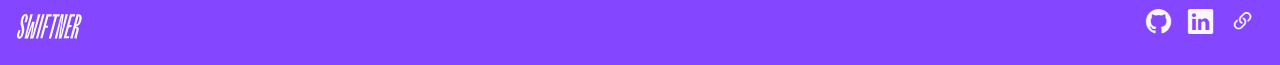
<file: live.html>
<!DOCTYPE html>
<html xmlns="http://www.w3.org/1999/xhtml" lang="en" xml:lang="en"><head>

<meta charset="utf-8">
<meta name="generator" content="quarto-1.8.26">

<meta name="viewport" content="width=device-width, initial-scale=1.0, user-scalable=yes">


<title>Transcription – tui_writer</title>
<style>
code{white-space: pre-wrap;}
span.smallcaps{font-variant: small-caps;}
div.columns{display: flex; gap: min(4vw, 1.5em);}
div.column{flex: auto; overflow-x: auto;}
div.hanging-indent{margin-left: 1.5em; text-indent: -1.5em;}
ul.task-list{list-style: none;}
ul.task-list li input[type="checkbox"] {
  width: 0.8em;
  margin: 0 0.8em 0.2em -1em; /* quarto-specific, see https://github.com/quarto-dev/quarto-cli/issues/4556 */ 
  vertical-align: middle;
}
/* CSS for syntax highlighting */
html { -webkit-text-size-adjust: 100%; }
pre > code.sourceCode { white-space: pre; position: relative; }
pre > code.sourceCode > span { display: inline-block; line-height: 1.25; }
pre > code.sourceCode > span:empty { height: 1.2em; }
.sourceCode { overflow: visible; }
code.sourceCode > span { color: inherit; text-decoration: inherit; }
div.sourceCode { margin: 1em 0; }
pre.sourceCode { margin: 0; }
@media screen {
div.sourceCode { overflow: auto; }
}
@media print {
pre > code.sourceCode { white-space: pre-wrap; }
pre > code.sourceCode > span { text-indent: -5em; padding-left: 5em; }
}
pre.numberSource code
  { counter-reset: source-line 0; }
pre.numberSource code > span
  { position: relative; left: -4em; counter-increment: source-line; }
pre.numberSource code > span > a:first-child::before
  { content: counter(source-line);
    position: relative; left: -1em; text-align: right; vertical-align: baseline;
    border: none; display: inline-block;
    -webkit-touch-callout: none; -webkit-user-select: none;
    -khtml-user-select: none; -moz-user-select: none;
    -ms-user-select: none; user-select: none;
    padding: 0 4px; width: 4em;
  }
pre.numberSource { margin-left: 3em;  padding-left: 4px; }
div.sourceCode
  {   }
@media screen {
pre > code.sourceCode > span > a:first-child::before { text-decoration: underline; }
}
</style>


<script src="site_libs/quarto-nav/quarto-nav.js"></script>
<script src="site_libs/quarto-nav/headroom.min.js"></script>
<script src="site_libs/clipboard/clipboard.min.js"></script>
<script src="site_libs/quarto-search/autocomplete.umd.js"></script>
<script src="site_libs/quarto-search/fuse.min.js"></script>
<script src="site_libs/quarto-search/quarto-search.js"></script>
<meta name="quarto:offset" content="./">
<link href="./static/favicon.ico" rel="icon">
<script src="site_libs/quarto-html/quarto.js" type="module"></script>
<script src="site_libs/quarto-html/tabsets/tabsets.js" type="module"></script>
<script src="site_libs/quarto-html/axe/axe-check.js" type="module"></script>
<script src="site_libs/quarto-html/popper.min.js"></script>
<script src="site_libs/quarto-html/tippy.umd.min.js"></script>
<script src="site_libs/quarto-html/anchor.min.js"></script>
<link href="site_libs/quarto-html/tippy.css" rel="stylesheet">
<link href="site_libs/quarto-html/quarto-syntax-highlighting-dark-b758ccaa5987ceb1b75504551e579abf.css" rel="stylesheet" id="quarto-text-highlighting-styles">
<script src="site_libs/bootstrap/bootstrap.min.js"></script>
<link href="site_libs/bootstrap/bootstrap-icons.css" rel="stylesheet">
<link href="site_libs/bootstrap/bootstrap-2eb1021dfeeaed9502868759e4fb33d2.min.css" rel="stylesheet" append-hash="true" id="quarto-bootstrap" data-mode="dark">
<script id="quarto-search-options" type="application/json">{
  "location": "navbar",
  "copy-button": false,
  "collapse-after": 3,
  "panel-placement": "end",
  "type": "overlay",
  "limit": 50,
  "keyboard-shortcut": [
    "f",
    "/",
    "s"
  ],
  "show-item-context": false,
  "language": {
    "search-no-results-text": "No results",
    "search-matching-documents-text": "matching documents",
    "search-copy-link-title": "Copy link to search",
    "search-hide-matches-text": "Hide additional matches",
    "search-more-match-text": "more match in this document",
    "search-more-matches-text": "more matches in this document",
    "search-clear-button-title": "Clear",
    "search-text-placeholder": "",
    "search-detached-cancel-button-title": "Cancel",
    "search-submit-button-title": "Submit",
    "search-label": "Search"
  }
}</script>


<link rel="stylesheet" href="styles.css">
<meta property="og:title" content="Transcription – tui_writer">
<meta property="og:description" content="A TUI that you run to transcribe and edit text. It’s like a companion that dictates for you, engaging in a dialogue to collaboratively update a block of text rather than performing a direct transcription.">
<meta property="og:site_name" content="tui_writer">
<meta name="twitter:title" content="Transcription – tui_writer">
<meta name="twitter:description" content="A TUI that you run to transcribe and edit text. It’s like a companion that dictates for you, engaging in a dialogue to collaboratively update a block of text rather than performing a direct transcription.">
<meta name="twitter:card" content="summary">
</head>

<body class="nav-sidebar floating nav-fixed quarto-light">

<div id="quarto-search-results"></div>
  <header id="quarto-header" class="headroom fixed-top">
    <nav class="navbar navbar-expand-lg " data-bs-theme="dark">
      <div class="navbar-container container-fluid">
      <div class="navbar-brand-container mx-auto">
    <a href="./index.html" class="navbar-brand navbar-brand-logo">
    <img src="./static/logo.svg" alt="" class="navbar-logo light-content">
    <img src="./static/logo.svg" alt="" class="navbar-logo dark-content">
    </a>
    <a class="navbar-brand" href="./index.html">
    <span class="navbar-title">tui_writer</span>
    </a>
  </div>
        <div class="quarto-navbar-tools tools-end">
</div>
          <div id="quarto-search" class="" title="Search"></div>
      </div> <!-- /container-fluid -->
    </nav>
  <nav class="quarto-secondary-nav">
    <div class="container-fluid d-flex">
      <button type="button" class="quarto-btn-toggle btn" data-bs-toggle="collapse" role="button" data-bs-target=".quarto-sidebar-collapse-item" aria-controls="quarto-sidebar" aria-expanded="false" aria-label="Toggle sidebar navigation" onclick="if (window.quartoToggleHeadroom) { window.quartoToggleHeadroom(); }">
        <i class="bi bi-layout-text-sidebar-reverse"></i>
      </button>
        <nav class="quarto-page-breadcrumbs" aria-label="breadcrumb"><ol class="breadcrumb"><li class="breadcrumb-item"><a href="./cli.html">Core Modules</a></li><li class="breadcrumb-item"><a href="./live.html">Transcription</a></li></ol></nav>
        <a class="flex-grow-1" role="navigation" data-bs-toggle="collapse" data-bs-target=".quarto-sidebar-collapse-item" aria-controls="quarto-sidebar" aria-expanded="false" aria-label="Toggle sidebar navigation" onclick="if (window.quartoToggleHeadroom) { window.quartoToggleHeadroom(); }">      
        </a>
    </div>
  </nav>
</header>
<!-- content -->
<div id="quarto-content" class="quarto-container page-columns page-rows-contents page-layout-article page-navbar">
<!-- sidebar -->
  <nav id="quarto-sidebar" class="sidebar collapse collapse-horizontal quarto-sidebar-collapse-item sidebar-navigation floating overflow-auto">
    <div class="sidebar-menu-container"> 
    <ul class="list-unstyled mt-1">
        <li class="sidebar-item">
  <div class="sidebar-item-container"> 
  <a href="./index.html" class="sidebar-item-text sidebar-link">
 <span class="menu-text">Welcome to TUI Writer</span></a>
  </div>
</li>
        <li class="sidebar-item">
  <div class="sidebar-item-container"> 
  <a href="./getting_started.html" class="sidebar-item-text sidebar-link">
 <span class="menu-text">Getting Started</span></a>
  </div>
</li>
        <li class="sidebar-item sidebar-item-section">
      <div class="sidebar-item-container"> 
            <a class="sidebar-item-text sidebar-link text-start" data-bs-toggle="collapse" data-bs-target="#quarto-sidebar-section-1" role="navigation" aria-expanded="true">
 <span class="menu-text">Core Modules</span></a>
          <a class="sidebar-item-toggle text-start" data-bs-toggle="collapse" data-bs-target="#quarto-sidebar-section-1" role="navigation" aria-expanded="true" aria-label="Toggle section">
            <i class="bi bi-chevron-right ms-2"></i>
          </a> 
      </div>
      <ul id="quarto-sidebar-section-1" class="collapse list-unstyled sidebar-section depth1 show">  
          <li class="sidebar-item">
  <div class="sidebar-item-container"> 
  <a href="./cli.html" class="sidebar-item-text sidebar-link">
 <span class="menu-text">CLI</span></a>
  </div>
</li>
          <li class="sidebar-item">
  <div class="sidebar-item-container"> 
  <a href="./ai.html" class="sidebar-item-text sidebar-link">
 <span class="menu-text">AI</span></a>
  </div>
</li>
          <li class="sidebar-item">
  <div class="sidebar-item-container"> 
  <a href="./config.html" class="sidebar-item-text sidebar-link">
 <span class="menu-text">Configuration</span></a>
  </div>
</li>
          <li class="sidebar-item">
  <div class="sidebar-item-container"> 
  <a href="./live.html" class="sidebar-item-text sidebar-link active">
 <span class="menu-text">Transcription</span></a>
  </div>
</li>
          <li class="sidebar-item">
  <div class="sidebar-item-container"> 
  <a href="./tui.html" class="sidebar-item-text sidebar-link">
 <span class="menu-text">TUI</span></a>
  </div>
</li>
      </ul>
  </li>
    </ul>
    </div>
</nav>
<div id="quarto-sidebar-glass" class="quarto-sidebar-collapse-item" data-bs-toggle="collapse" data-bs-target=".quarto-sidebar-collapse-item"></div>
<!-- margin-sidebar -->
    <div id="quarto-margin-sidebar" class="sidebar margin-sidebar">
        <nav id="TOC" role="doc-toc" class="toc-active">
    <h2 id="toc-title">On this page</h2>
   
  <ul>
  <li><a href="#live-transcription" id="toc-live-transcription" class="nav-link active" data-scroll-target="#live-transcription">Live Transcription</a>
  <ul class="collapse">
  <li><a href="#architecture-overview" id="toc-architecture-overview" class="nav-link" data-scroll-target="#architecture-overview">Architecture Overview</a></li>
  </ul></li>
  <li><a href="#imports-and-device-selection" id="toc-imports-and-device-selection" class="nav-link" data-scroll-target="#imports-and-device-selection">Imports and Device Selection</a>
  <ul class="collapse">
  <li><a href="#device-selection-strategy" id="toc-device-selection-strategy" class="nav-link" data-scroll-target="#device-selection-strategy">Device Selection Strategy</a></li>
  </ul></li>
  <li><a href="#silero-vad-voice-activity-detection" id="toc-silero-vad-voice-activity-detection" class="nav-link" data-scroll-target="#silero-vad-voice-activity-detection">🗣️ Silero VAD (Voice Activity Detection)</a></li>
  <li><a href="#livetranscriber-real-time-speech-to-text" id="toc-livetranscriber-real-time-speech-to-text" class="nav-link" data-scroll-target="#livetranscriber-real-time-speech-to-text">🎙️ LiveTranscriber — Real-time Speech-to-Text</a>
  <ul class="collapse">
  <li><a href="#parameters" id="toc-parameters" class="nav-link" data-scroll-target="#parameters">⚙️ Parameters</a></li>
  <li><a href="#main-methods" id="toc-main-methods" class="nav-link" data-scroll-target="#main-methods">🧠 Main Methods</a></li>
  <li><a href="#summary" id="toc-summary" class="nav-link" data-scroll-target="#summary">🔄 Summary</a></li>
  <li><a href="#livetranscriber" id="toc-livetranscriber" class="nav-link" data-scroll-target="#livetranscriber">LiveTranscriber</a></li>
  <li><a href="#live-transcription-test" id="toc-live-transcription-test" class="nav-link" data-scroll-target="#live-transcription-test">🧪 Live Transcription Test</a></li>
  </ul></li>
  </ul>
<div class="toc-actions"><ul><li><a href="https://github.com/Swiftner/tui_writer/issues/new" class="toc-action"><i class="bi bi-github"></i>Report an issue</a></li></ul></div><div class="quarto-alternate-formats"><h2>Other Formats</h2><ul><li><a href="live.html.md"><i class="bi bi-file-code"></i>CommonMark</a></li></ul></div></nav>
    </div>
<!-- main -->
<main class="content" id="quarto-document-content">

<header id="title-block-header" class="quarto-title-block default"><nav class="quarto-page-breadcrumbs quarto-title-breadcrumbs d-none d-lg-block" aria-label="breadcrumb"><ol class="breadcrumb"><li class="breadcrumb-item"><a href="./cli.html">Core Modules</a></li><li class="breadcrumb-item"><a href="./live.html">Transcription</a></li></ol></nav>
<div class="quarto-title">
<h1 class="title">Transcription</h1>
</div>



<div class="quarto-title-meta">

    
  
    
  </div>
  


</header>


<!-- WARNING: THIS FILE WAS AUTOGENERATED! DO NOT EDIT! -->
<section id="live-transcription" class="level2">
<h2 class="anchored" data-anchor-id="live-transcription">Live Transcription</h2>
<p>This module implements a real-time speech-to-text system that: <br> - Listens to microphone input continuously <br> - Uses <strong>Silero VAD</strong> (Voice Activity Detection) to detect when you are speaking <br> - Automatically segments audio into utterances based on natural pauses <br> - Transcribes each utterance using <strong>Faster-Whisper</strong> (optimized Whisper implementation) <br> - Streams transcribed text chunks as they become available <br></p>
<p>The system is optimized for interactive applications that need responsive, chunked speech transcription with minimal latency.</p>
<section id="architecture-overview" class="level3">
<h3 class="anchored" data-anchor-id="architecture-overview">Architecture Overview</h3>
<p>The implementation uses a multi-threaded, asynchronous architecture:</p>
<ol type="1">
<li><strong>PyAudio Thread</strong>: Captures raw audio from the microphone <br></li>
<li><strong>AsyncIO Queue</strong>: Thread-safe bridge between audio callback and async processing <br></li>
<li><strong>Processing Loop</strong>: Analyzes audio with VAD and triggers transcription <br></li>
<li><strong>Worker Threads</strong>: Runs Whisper transcription without blocking the main loop <br></li>
</ol>
<p>This design ensures audio capture never blocks or drops frames while maintaining responsive transcription.</p>
</section>
</section>
<section id="imports-and-device-selection" class="level2">
<h2 class="anchored" data-anchor-id="imports-and-device-selection">Imports and Device Selection</h2>
<p>The module imports only essential dependencies: <br> - <strong>numpy</strong>: Audio data manipulation and buffer management <br> - <strong>torch</strong>: Required for Silero VAD model <br> - <strong>pyaudio</strong>: Cross-platform audio I/O <br> - <strong>faster_whisper</strong>: Optimized Whisper implementation with CTranslate2 backend <br> - <strong>asyncio</strong>: Non-blocking audio processing <br> - <strong>logging</strong>: Debug and status output <br></p>
<section id="device-selection-strategy" class="level3">
<h3 class="anchored" data-anchor-id="device-selection-strategy">Device Selection Strategy</h3>
<p>The <code>get_device()</code> helper automatically selects the best available compute device:</p>
<ol type="1">
<li><strong>CPU (forced)</strong>: If <code>force_cpu=True</code> <br></li>
<li><strong>CUDA</strong>: NVIDIA GPU acceleration (if available) <br></li>
<li><strong>MPS</strong>: Apple Silicon Metal Performance Shaders (if available) <br></li>
<li><strong>CPU (fallback)</strong>: Default fallback <br></li>
</ol>
<p>For Whisper models, device selection impacts speed significantly: <br> - CPU: Slower but works everywhere <br> - CUDA: 5-10x faster on compatible NVIDIA GPUs <br> - MPS: 3-5x faster on M1/M2/M3 Macs <br></p>
</section>
</section>
<section id="silero-vad-voice-activity-detection" class="level2">
<h2 class="anchored" data-anchor-id="silero-vad-voice-activity-detection">🗣️ Silero VAD (Voice Activity Detection)</h2>
<p>This small helper loads the <strong>Silero VAD</strong> model from <code>torch.hub</code>.</p>
<p>Silero VAD is a lightweight neural model that outputs the <strong>probability of speech</strong> (0–1).<br>
We’ll use it to decide when the user is talking or has paused — so we can send only meaningful speech chunks to Whisper.</p>
<p>If Silero fails to load (e.g., offline), we just return <code>None</code> and handle it later.</p>
</section>
<section id="livetranscriber-real-time-speech-to-text" class="level1">
<h1>🎙️ LiveTranscriber — Real-time Speech-to-Text</h1>
<p>The <code>LiveTranscriber</code> class captures live audio from your microphone, detects when you’re speaking using <strong>Silero VAD</strong>, and transcribes each spoken sentence using <strong>Faster-Whisper</strong> once you pause.</p>
<p>It runs asynchronously, making it ideal for real-time interfaces like TUIs or assistants.</p>
<hr>
<section id="parameters" class="level3">
<h3 class="anchored" data-anchor-id="parameters">⚙️ Parameters</h3>
<ul>
<li><strong><code>model_id</code></strong> – Whisper model to use (e.g.&nbsp;<code>"tiny"</code>, <code>"base"</code>, <code>"small"</code>).<br>
</li>
<li><strong><code>language</code></strong> – Language code for transcription (default <code>"en"</code>).<br>
</li>
<li><strong><code>force_cpu</code></strong> – Force CPU usage even if GPU is available.<br>
</li>
<li><strong><code>on_transcript</code></strong> – Callback called with each transcribed text chunk.<br>
</li>
<li><strong><code>vad_threshold</code></strong> – Silero confidence threshold (0.0–1.0, higher = stricter).<br>
</li>
<li><strong><code>min_speech_duration_ms</code></strong> – Minimum length of speech to count as valid.<br>
</li>
<li><strong><code>min_silence_duration_ms</code></strong> – How long silence must last before starting transcription.</li>
</ul>
<hr>
</section>
<section id="main-methods" class="level3">
<h3 class="anchored" data-anchor-id="main-methods">🧠 Main Methods</h3>
<ul>
<li><strong><code>start()</code></strong> — Begins microphone capture and transcription loop (async).<br>
</li>
<li><strong><code>stop()</code></strong> — Gracefully stops audio processing.<br>
</li>
<li><strong><code>process_audio()</code></strong> — Runs continuously, detecting speech/silence and triggering transcription.<br>
</li>
<li><strong><code>_transcribe_chunk()</code></strong> — Uses Whisper to transcribe one full utterance.<br>
</li>
<li><strong><code>_detect_speech_silero()</code></strong> — Returns <code>True</code> if Silero VAD detects speech in the current chunk.</li>
</ul>
<hr>
</section>
<section id="summary" class="level3">
<h3 class="anchored" data-anchor-id="summary">🔄 Summary</h3>
<ul>
<li>Audio is streamed in 32 ms chunks (512 samples at 16 kHz).<br>
</li>
<li>Each chunk is passed to Silero VAD → speech or silence.<br>
</li>
<li>When silence lasts long enough, the buffered audio is sent to Whisper.<br>
</li>
<li>The result is sent to your <code>on_transcript</code> callback.</li>
</ul>
<hr>
</section>
<section id="livetranscriber" class="level3">
<h3 class="anchored" data-anchor-id="livetranscriber">LiveTranscriber</h3>
<blockquote class="blockquote">
<pre><code> LiveTranscriber (model_id:str='openai/whisper-base', language:str='en',
                  force_cpu:bool=False,
                  on_transcript:Optional[Callable[[str],NoneType]]=None,
                  vad_threshold:float=0.5, min_speech_duration_ms:int=250,
                  min_silence_duration_ms:int=500)</code></pre>
</blockquote>
<p><em>Improved LiveTranscriber: - uses asyncio.Queue for clean async consumption - pushes audio from audio thread with loop.call_soon_threadsafe - collects chunks in a list (no repeated np.append) - does NOT append silence chunks into the sent buffer - dispatches transcription to a thread and safely calls callbacks - provides stop() for clean shutdown</em></p>
</section>
<section id="live-transcription-test" class="level2">
<h2 class="anchored" data-anchor-id="live-transcription-test">🧪 Live Transcription Test</h2>
<p>This test starts a 10-second live recording session using the <code>LiveTranscriber</code>.<br>
Speak naturally in short sentences — each pause will automatically trigger a transcription.<br>
Each transcribed chunk is printed as soon as it’s ready, and all results are shown at the end.</p>
<div id="cell-8" class="cell">
<div class="code-copy-outer-scaffold"><div class="sourceCode cell-code" id="cb2"><pre class="sourceCode python code-with-copy"><code class="sourceCode python"><span id="cb2-1"><a href="#cb2-1" aria-hidden="true" tabindex="-1"></a><span class="im">import</span> asyncio</span>
<span id="cb2-2"><a href="#cb2-2" aria-hidden="true" tabindex="-1"></a></span>
<span id="cb2-3"><a href="#cb2-3" aria-hidden="true" tabindex="-1"></a>all_chunks <span class="op">=</span> []</span>
<span id="cb2-4"><a href="#cb2-4" aria-hidden="true" tabindex="-1"></a></span>
<span id="cb2-5"><a href="#cb2-5" aria-hidden="true" tabindex="-1"></a><span class="kw">def</span> handle_transcript_chunk(text: <span class="bu">str</span>):</span>
<span id="cb2-6"><a href="#cb2-6" aria-hidden="true" tabindex="-1"></a>    <span class="co">"""Callback called whenever a transcription chunk is ready."""</span></span>
<span id="cb2-7"><a href="#cb2-7" aria-hidden="true" tabindex="-1"></a>    <span class="cf">if</span> text.strip():</span>
<span id="cb2-8"><a href="#cb2-8" aria-hidden="true" tabindex="-1"></a>        <span class="bu">print</span>(<span class="ss">f"</span><span class="ch">\n</span><span class="ss">[TRANSCRIBED] </span><span class="sc">{</span>text<span class="sc">}</span><span class="ss">"</span>)</span>
<span id="cb2-9"><a href="#cb2-9" aria-hidden="true" tabindex="-1"></a>        all_chunks.append(text)</span>
<span id="cb2-10"><a href="#cb2-10" aria-hidden="true" tabindex="-1"></a></span>
<span id="cb2-11"><a href="#cb2-11" aria-hidden="true" tabindex="-1"></a><span class="cf">async</span> <span class="kw">def</span> test_live_transcription(duration_seconds: <span class="bu">int</span> <span class="op">=</span> <span class="dv">10</span>):</span>
<span id="cb2-12"><a href="#cb2-12" aria-hidden="true" tabindex="-1"></a>    all_chunks.clear()</span>
<span id="cb2-13"><a href="#cb2-13" aria-hidden="true" tabindex="-1"></a>    <span class="bu">print</span>(<span class="st">"🎤 Speak in short sentences; pauses will trigger transcription."</span>)</span>
<span id="cb2-14"><a href="#cb2-14" aria-hidden="true" tabindex="-1"></a>    transcriber <span class="op">=</span> LiveTranscriber(</span>
<span id="cb2-15"><a href="#cb2-15" aria-hidden="true" tabindex="-1"></a>        model_id<span class="op">=</span><span class="st">"base"</span>,          <span class="co"># keep whatever model id you use</span></span>
<span id="cb2-16"><a href="#cb2-16" aria-hidden="true" tabindex="-1"></a>        language<span class="op">=</span><span class="st">"en"</span>,</span>
<span id="cb2-17"><a href="#cb2-17" aria-hidden="true" tabindex="-1"></a>        on_transcript<span class="op">=</span>handle_transcript_chunk,</span>
<span id="cb2-18"><a href="#cb2-18" aria-hidden="true" tabindex="-1"></a>        vad_threshold<span class="op">=</span><span class="fl">0.5</span>,</span>
<span id="cb2-19"><a href="#cb2-19" aria-hidden="true" tabindex="-1"></a>        min_speech_duration_ms<span class="op">=</span><span class="dv">250</span>,</span>
<span id="cb2-20"><a href="#cb2-20" aria-hidden="true" tabindex="-1"></a>        min_silence_duration_ms<span class="op">=</span><span class="dv">500</span>,</span>
<span id="cb2-21"><a href="#cb2-21" aria-hidden="true" tabindex="-1"></a>    )</span>
<span id="cb2-22"><a href="#cb2-22" aria-hidden="true" tabindex="-1"></a></span>
<span id="cb2-23"><a href="#cb2-23" aria-hidden="true" tabindex="-1"></a>    <span class="co"># start the transcriber in the background</span></span>
<span id="cb2-24"><a href="#cb2-24" aria-hidden="true" tabindex="-1"></a>    start_task <span class="op">=</span> asyncio.create_task(transcriber.start())</span>
<span id="cb2-25"><a href="#cb2-25" aria-hidden="true" tabindex="-1"></a></span>
<span id="cb2-26"><a href="#cb2-26" aria-hidden="true" tabindex="-1"></a>    <span class="cf">try</span>:</span>
<span id="cb2-27"><a href="#cb2-27" aria-hidden="true" tabindex="-1"></a>        <span class="co"># run for given duration (you can interrupt with Ctrl+C)</span></span>
<span id="cb2-28"><a href="#cb2-28" aria-hidden="true" tabindex="-1"></a>        <span class="cf">await</span> asyncio.sleep(duration_seconds)</span>
<span id="cb2-29"><a href="#cb2-29" aria-hidden="true" tabindex="-1"></a>    <span class="cf">except</span> <span class="pp">KeyboardInterrupt</span>:</span>
<span id="cb2-30"><a href="#cb2-30" aria-hidden="true" tabindex="-1"></a>        <span class="bu">print</span>(<span class="st">"Interrupted by user."</span>)</span>
<span id="cb2-31"><a href="#cb2-31" aria-hidden="true" tabindex="-1"></a>    <span class="cf">finally</span>:</span>
<span id="cb2-32"><a href="#cb2-32" aria-hidden="true" tabindex="-1"></a>        <span class="co"># ask the transcriber to stop and wait for it to finish</span></span>
<span id="cb2-33"><a href="#cb2-33" aria-hidden="true" tabindex="-1"></a>        <span class="cf">await</span> transcriber.stop()</span>
<span id="cb2-34"><a href="#cb2-34" aria-hidden="true" tabindex="-1"></a></span>
<span id="cb2-35"><a href="#cb2-35" aria-hidden="true" tabindex="-1"></a>        <span class="co"># wait for the start() task to exit cleanly</span></span>
<span id="cb2-36"><a href="#cb2-36" aria-hidden="true" tabindex="-1"></a>        <span class="cf">try</span>:</span>
<span id="cb2-37"><a href="#cb2-37" aria-hidden="true" tabindex="-1"></a>            <span class="cf">await</span> start_task</span>
<span id="cb2-38"><a href="#cb2-38" aria-hidden="true" tabindex="-1"></a>        <span class="cf">except</span> <span class="pp">Exception</span> <span class="im">as</span> e:</span>
<span id="cb2-39"><a href="#cb2-39" aria-hidden="true" tabindex="-1"></a>            <span class="co"># if any error bubbled up from start/process_audio, show it</span></span>
<span id="cb2-40"><a href="#cb2-40" aria-hidden="true" tabindex="-1"></a>            <span class="bu">print</span>(<span class="ss">f"Transcriber task ended with exception: </span><span class="sc">{</span>e<span class="sc">}</span><span class="ss">"</span>)</span>
<span id="cb2-41"><a href="#cb2-41" aria-hidden="true" tabindex="-1"></a></span>
<span id="cb2-42"><a href="#cb2-42" aria-hidden="true" tabindex="-1"></a>    <span class="bu">print</span>(<span class="st">"</span><span class="ch">\n</span><span class="st">📝 Full transcript:"</span>)</span>
<span id="cb2-43"><a href="#cb2-43" aria-hidden="true" tabindex="-1"></a>    <span class="cf">for</span> i, t <span class="kw">in</span> <span class="bu">enumerate</span>(all_chunks, <span class="dv">1</span>):</span>
<span id="cb2-44"><a href="#cb2-44" aria-hidden="true" tabindex="-1"></a>        <span class="bu">print</span>(<span class="ss">f"</span><span class="sc">{</span>i<span class="sc">}</span><span class="ss">. </span><span class="sc">{</span>t<span class="sc">}</span><span class="ss">"</span>)</span>
<span id="cb2-45"><a href="#cb2-45" aria-hidden="true" tabindex="-1"></a></span>
<span id="cb2-46"><a href="#cb2-46" aria-hidden="true" tabindex="-1"></a><span class="co"># run it</span></span>
<span id="cb2-47"><a href="#cb2-47" aria-hidden="true" tabindex="-1"></a><span class="cf">await</span> test_live_transcription(<span class="dv">10</span>)</span></code></pre></div><button title="Copy to Clipboard" class="code-copy-button"><i class="bi"></i></button></div>
<div class="cell-output cell-output-stdout">
<pre><code>🎤 Speak in short sentences; pauses will trigger transcription.</code></pre>
</div>
<div class="cell-output cell-output-stderr">
<pre><code>Using cache found in /home/jens/.cache/torch/hub/snakers4_silero-vad_master
ALSA lib pcm_dsnoop.c:567:(snd_pcm_dsnoop_open) unable to open slave
ALSA lib pcm_dmix.c:1000:(snd_pcm_dmix_open) unable to open slave
ALSA lib pcm.c:2722:(snd_pcm_open_noupdate) Unknown PCM cards.pcm.rear
ALSA lib pcm.c:2722:(snd_pcm_open_noupdate) Unknown PCM cards.pcm.center_lfe
ALSA lib pcm.c:2722:(snd_pcm_open_noupdate) Unknown PCM cards.pcm.side
ALSA lib pcm_dmix.c:1000:(snd_pcm_dmix_open) unable to open slave</code></pre>
</div>
<div class="cell-output cell-output-stdout">
<pre><code>
[TRANSCRIBED] Okay, can you hear me?

[TRANSCRIBED] That's nice.

[TRANSCRIBED] What if now?

[TRANSCRIBED] and now

📝 Full transcript:
1. Okay, can you hear me?
2. That's nice.
3. What if now?
4. and now</code></pre>
</div>
</div>


</section>
</section>

</main> <!-- /main -->
<script id="quarto-html-after-body" type="application/javascript">
  window.document.addEventListener("DOMContentLoaded", function (event) {
    const icon = "";
    const anchorJS = new window.AnchorJS();
    anchorJS.options = {
      placement: 'right',
      icon: icon
    };
    anchorJS.add('.anchored');
    const isCodeAnnotation = (el) => {
      for (const clz of el.classList) {
        if (clz.startsWith('code-annotation-')) {                     
          return true;
        }
      }
      return false;
    }
    const onCopySuccess = function(e) {
      // button target
      const button = e.trigger;
      // don't keep focus
      button.blur();
      // flash "checked"
      button.classList.add('code-copy-button-checked');
      var currentTitle = button.getAttribute("title");
      button.setAttribute("title", "Copied!");
      let tooltip;
      if (window.bootstrap) {
        button.setAttribute("data-bs-toggle", "tooltip");
        button.setAttribute("data-bs-placement", "left");
        button.setAttribute("data-bs-title", "Copied!");
        tooltip = new bootstrap.Tooltip(button, 
          { trigger: "manual", 
            customClass: "code-copy-button-tooltip",
            offset: [0, -8]});
        tooltip.show();    
      }
      setTimeout(function() {
        if (tooltip) {
          tooltip.hide();
          button.removeAttribute("data-bs-title");
          button.removeAttribute("data-bs-toggle");
          button.removeAttribute("data-bs-placement");
        }
        button.setAttribute("title", currentTitle);
        button.classList.remove('code-copy-button-checked');
      }, 1000);
      // clear code selection
      e.clearSelection();
    }
    const getTextToCopy = function(trigger) {
      const outerScaffold = trigger.parentElement.cloneNode(true);
      const codeEl = outerScaffold.querySelector('code');
      for (const childEl of codeEl.children) {
        if (isCodeAnnotation(childEl)) {
          childEl.remove();
        }
      }
      return codeEl.innerText;
    }
    const clipboard = new window.ClipboardJS('.code-copy-button:not([data-in-quarto-modal])', {
      text: getTextToCopy
    });
    clipboard.on('success', onCopySuccess);
    if (window.document.getElementById('quarto-embedded-source-code-modal')) {
      const clipboardModal = new window.ClipboardJS('.code-copy-button[data-in-quarto-modal]', {
        text: getTextToCopy,
        container: window.document.getElementById('quarto-embedded-source-code-modal')
      });
      clipboardModal.on('success', onCopySuccess);
    }
      var localhostRegex = new RegExp(/^(?:http|https):\/\/localhost\:?[0-9]*\//);
      var mailtoRegex = new RegExp(/^mailto:/);
        var filterRegex = new RegExp("https:\/\/tui-writer\.swiftner\.app\/");
      var isInternal = (href) => {
          return filterRegex.test(href) || localhostRegex.test(href) || mailtoRegex.test(href);
      }
      // Inspect non-navigation links and adorn them if external
     var links = window.document.querySelectorAll('a[href]:not(.nav-link):not(.navbar-brand):not(.toc-action):not(.sidebar-link):not(.sidebar-item-toggle):not(.pagination-link):not(.no-external):not([aria-hidden]):not(.dropdown-item):not(.quarto-navigation-tool):not(.about-link)');
      for (var i=0; i<links.length; i++) {
        const link = links[i];
        if (!isInternal(link.href)) {
          // undo the damage that might have been done by quarto-nav.js in the case of
          // links that we want to consider external
          if (link.dataset.originalHref !== undefined) {
            link.href = link.dataset.originalHref;
          }
        }
      }
    function tippyHover(el, contentFn, onTriggerFn, onUntriggerFn) {
      const config = {
        allowHTML: true,
        maxWidth: 500,
        delay: 100,
        arrow: false,
        appendTo: function(el) {
            return el.parentElement;
        },
        interactive: true,
        interactiveBorder: 10,
        theme: 'quarto',
        placement: 'bottom-start',
      };
      if (contentFn) {
        config.content = contentFn;
      }
      if (onTriggerFn) {
        config.onTrigger = onTriggerFn;
      }
      if (onUntriggerFn) {
        config.onUntrigger = onUntriggerFn;
      }
      window.tippy(el, config); 
    }
    const noterefs = window.document.querySelectorAll('a[role="doc-noteref"]');
    for (var i=0; i<noterefs.length; i++) {
      const ref = noterefs[i];
      tippyHover(ref, function() {
        // use id or data attribute instead here
        let href = ref.getAttribute('data-footnote-href') || ref.getAttribute('href');
        try { href = new URL(href).hash; } catch {}
        const id = href.replace(/^#\/?/, "");
        const note = window.document.getElementById(id);
        if (note) {
          return note.innerHTML;
        } else {
          return "";
        }
      });
    }
    const xrefs = window.document.querySelectorAll('a.quarto-xref');
    const processXRef = (id, note) => {
      // Strip column container classes
      const stripColumnClz = (el) => {
        el.classList.remove("page-full", "page-columns");
        if (el.children) {
          for (const child of el.children) {
            stripColumnClz(child);
          }
        }
      }
      stripColumnClz(note)
      if (id === null || id.startsWith('sec-')) {
        // Special case sections, only their first couple elements
        const container = document.createElement("div");
        if (note.children && note.children.length > 2) {
          container.appendChild(note.children[0].cloneNode(true));
          for (let i = 1; i < note.children.length; i++) {
            const child = note.children[i];
            if (child.tagName === "P" && child.innerText === "") {
              continue;
            } else {
              container.appendChild(child.cloneNode(true));
              break;
            }
          }
          if (window.Quarto?.typesetMath) {
            window.Quarto.typesetMath(container);
          }
          return container.innerHTML
        } else {
          if (window.Quarto?.typesetMath) {
            window.Quarto.typesetMath(note);
          }
          return note.innerHTML;
        }
      } else {
        // Remove any anchor links if they are present
        const anchorLink = note.querySelector('a.anchorjs-link');
        if (anchorLink) {
          anchorLink.remove();
        }
        if (window.Quarto?.typesetMath) {
          window.Quarto.typesetMath(note);
        }
        if (note.classList.contains("callout")) {
          return note.outerHTML;
        } else {
          return note.innerHTML;
        }
      }
    }
    for (var i=0; i<xrefs.length; i++) {
      const xref = xrefs[i];
      tippyHover(xref, undefined, function(instance) {
        instance.disable();
        let url = xref.getAttribute('href');
        let hash = undefined; 
        if (url.startsWith('#')) {
          hash = url;
        } else {
          try { hash = new URL(url).hash; } catch {}
        }
        if (hash) {
          const id = hash.replace(/^#\/?/, "");
          const note = window.document.getElementById(id);
          if (note !== null) {
            try {
              const html = processXRef(id, note.cloneNode(true));
              instance.setContent(html);
            } finally {
              instance.enable();
              instance.show();
            }
          } else {
            // See if we can fetch this
            fetch(url.split('#')[0])
            .then(res => res.text())
            .then(html => {
              const parser = new DOMParser();
              const htmlDoc = parser.parseFromString(html, "text/html");
              const note = htmlDoc.getElementById(id);
              if (note !== null) {
                const html = processXRef(id, note);
                instance.setContent(html);
              } 
            }).finally(() => {
              instance.enable();
              instance.show();
            });
          }
        } else {
          // See if we can fetch a full url (with no hash to target)
          // This is a special case and we should probably do some content thinning / targeting
          fetch(url)
          .then(res => res.text())
          .then(html => {
            const parser = new DOMParser();
            const htmlDoc = parser.parseFromString(html, "text/html");
            const note = htmlDoc.querySelector('main.content');
            if (note !== null) {
              // This should only happen for chapter cross references
              // (since there is no id in the URL)
              // remove the first header
              if (note.children.length > 0 && note.children[0].tagName === "HEADER") {
                note.children[0].remove();
              }
              const html = processXRef(null, note);
              instance.setContent(html);
            } 
          }).finally(() => {
            instance.enable();
            instance.show();
          });
        }
      }, function(instance) {
      });
    }
        let selectedAnnoteEl;
        const selectorForAnnotation = ( cell, annotation) => {
          let cellAttr = 'data-code-cell="' + cell + '"';
          let lineAttr = 'data-code-annotation="' +  annotation + '"';
          const selector = 'span[' + cellAttr + '][' + lineAttr + ']';
          return selector;
        }
        const selectCodeLines = (annoteEl) => {
          const doc = window.document;
          const targetCell = annoteEl.getAttribute("data-target-cell");
          const targetAnnotation = annoteEl.getAttribute("data-target-annotation");
          const annoteSpan = window.document.querySelector(selectorForAnnotation(targetCell, targetAnnotation));
          const lines = annoteSpan.getAttribute("data-code-lines").split(",");
          const lineIds = lines.map((line) => {
            return targetCell + "-" + line;
          })
          let top = null;
          let height = null;
          let parent = null;
          if (lineIds.length > 0) {
              //compute the position of the single el (top and bottom and make a div)
              const el = window.document.getElementById(lineIds[0]);
              top = el.offsetTop;
              height = el.offsetHeight;
              parent = el.parentElement.parentElement;
            if (lineIds.length > 1) {
              const lastEl = window.document.getElementById(lineIds[lineIds.length - 1]);
              const bottom = lastEl.offsetTop + lastEl.offsetHeight;
              height = bottom - top;
            }
            if (top !== null && height !== null && parent !== null) {
              // cook up a div (if necessary) and position it 
              let div = window.document.getElementById("code-annotation-line-highlight");
              if (div === null) {
                div = window.document.createElement("div");
                div.setAttribute("id", "code-annotation-line-highlight");
                div.style.position = 'absolute';
                parent.appendChild(div);
              }
              div.style.top = top - 2 + "px";
              div.style.height = height + 4 + "px";
              div.style.left = 0;
              let gutterDiv = window.document.getElementById("code-annotation-line-highlight-gutter");
              if (gutterDiv === null) {
                gutterDiv = window.document.createElement("div");
                gutterDiv.setAttribute("id", "code-annotation-line-highlight-gutter");
                gutterDiv.style.position = 'absolute';
                const codeCell = window.document.getElementById(targetCell);
                const gutter = codeCell.querySelector('.code-annotation-gutter');
                gutter.appendChild(gutterDiv);
              }
              gutterDiv.style.top = top - 2 + "px";
              gutterDiv.style.height = height + 4 + "px";
            }
            selectedAnnoteEl = annoteEl;
          }
        };
        const unselectCodeLines = () => {
          const elementsIds = ["code-annotation-line-highlight", "code-annotation-line-highlight-gutter"];
          elementsIds.forEach((elId) => {
            const div = window.document.getElementById(elId);
            if (div) {
              div.remove();
            }
          });
          selectedAnnoteEl = undefined;
        };
          // Handle positioning of the toggle
      window.addEventListener(
        "resize",
        throttle(() => {
          elRect = undefined;
          if (selectedAnnoteEl) {
            selectCodeLines(selectedAnnoteEl);
          }
        }, 10)
      );
      function throttle(fn, ms) {
      let throttle = false;
      let timer;
        return (...args) => {
          if(!throttle) { // first call gets through
              fn.apply(this, args);
              throttle = true;
          } else { // all the others get throttled
              if(timer) clearTimeout(timer); // cancel #2
              timer = setTimeout(() => {
                fn.apply(this, args);
                timer = throttle = false;
              }, ms);
          }
        };
      }
        // Attach click handler to the DT
        const annoteDls = window.document.querySelectorAll('dt[data-target-cell]');
        for (const annoteDlNode of annoteDls) {
          annoteDlNode.addEventListener('click', (event) => {
            const clickedEl = event.target;
            if (clickedEl !== selectedAnnoteEl) {
              unselectCodeLines();
              const activeEl = window.document.querySelector('dt[data-target-cell].code-annotation-active');
              if (activeEl) {
                activeEl.classList.remove('code-annotation-active');
              }
              selectCodeLines(clickedEl);
              clickedEl.classList.add('code-annotation-active');
            } else {
              // Unselect the line
              unselectCodeLines();
              clickedEl.classList.remove('code-annotation-active');
            }
          });
        }
    const findCites = (el) => {
      const parentEl = el.parentElement;
      if (parentEl) {
        const cites = parentEl.dataset.cites;
        if (cites) {
          return {
            el,
            cites: cites.split(' ')
          };
        } else {
          return findCites(el.parentElement)
        }
      } else {
        return undefined;
      }
    };
    var bibliorefs = window.document.querySelectorAll('a[role="doc-biblioref"]');
    for (var i=0; i<bibliorefs.length; i++) {
      const ref = bibliorefs[i];
      const citeInfo = findCites(ref);
      if (citeInfo) {
        tippyHover(citeInfo.el, function() {
          var popup = window.document.createElement('div');
          citeInfo.cites.forEach(function(cite) {
            var citeDiv = window.document.createElement('div');
            citeDiv.classList.add('hanging-indent');
            citeDiv.classList.add('csl-entry');
            var biblioDiv = window.document.getElementById('ref-' + cite);
            if (biblioDiv) {
              citeDiv.innerHTML = biblioDiv.innerHTML;
            }
            popup.appendChild(citeDiv);
          });
          return popup.innerHTML;
        });
      }
    }
  });
  </script>
</div> <!-- /content -->
<footer class="footer">
  <div class="nav-footer">
    <div class="nav-footer-left">
<p><img src="static/logo.svg" alt="TUI Writer Logo" style="height: 30px;"></p>
</div>   
    <div class="nav-footer-center">
      &nbsp;
    <div class="toc-actions d-sm-block d-md-none"><ul><li><a href="https://github.com/Swiftner/tui_writer/issues/new" class="toc-action"><i class="bi bi-github"></i>Report an issue</a></li></ul></div></div>
    <div class="nav-footer-right">
      <ul class="footer-items list-unstyled">
    <li class="nav-item compact">
    <a class="nav-link" href="https://github.com/Swiftner">
      <i class="bi bi-github" role="img">
</i> 
    </a>
  </li>  
    <li class="nav-item compact">
    <a class="nav-link" href="https://www.linkedin.com/company/swiftner/">
      <i class="bi bi-linkedin" role="img">
</i> 
    </a>
  </li>  
    <li class="nav-item compact">
    <a class="nav-link" href="https://swiftner.com/">
      <i class="bi bi-link-45deg" role="img">
</i> 
    </a>
  </li>  
</ul>
    </div>
  </div>
</footer>




</body></html>
</file>
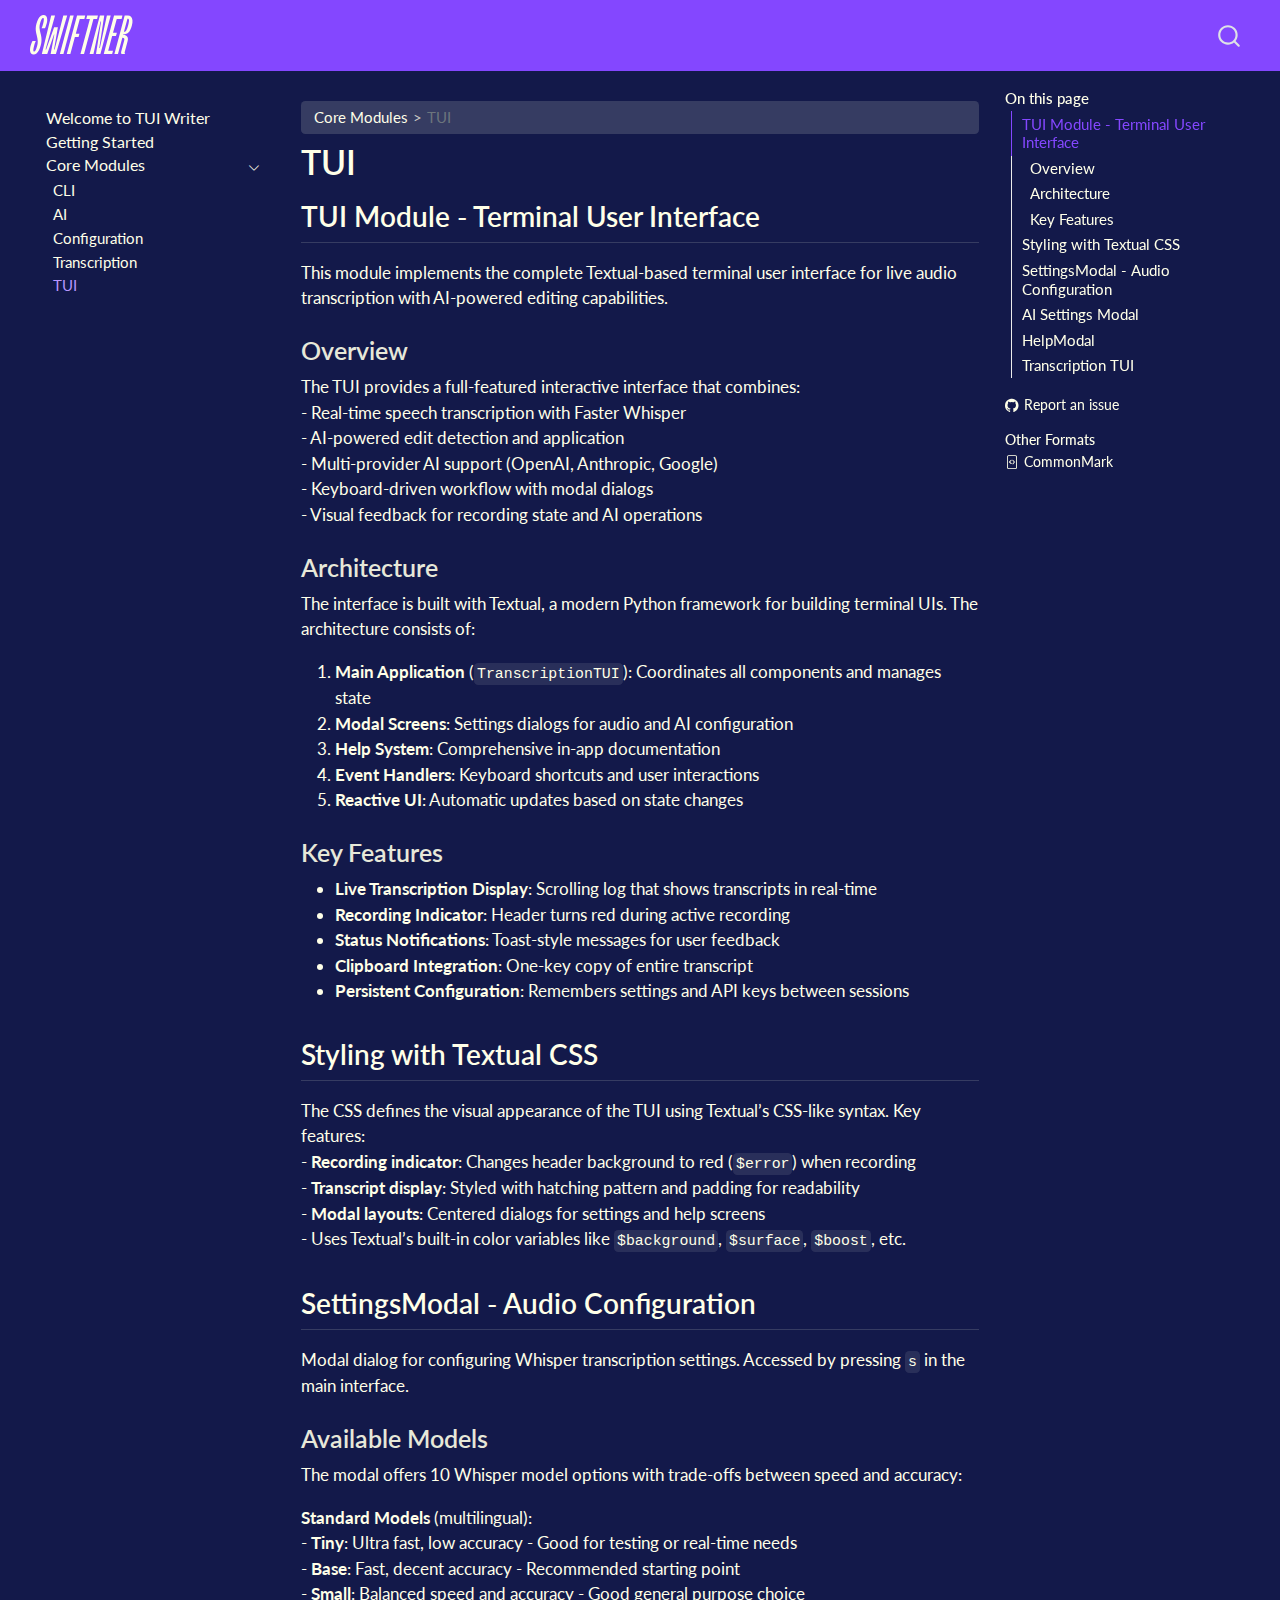
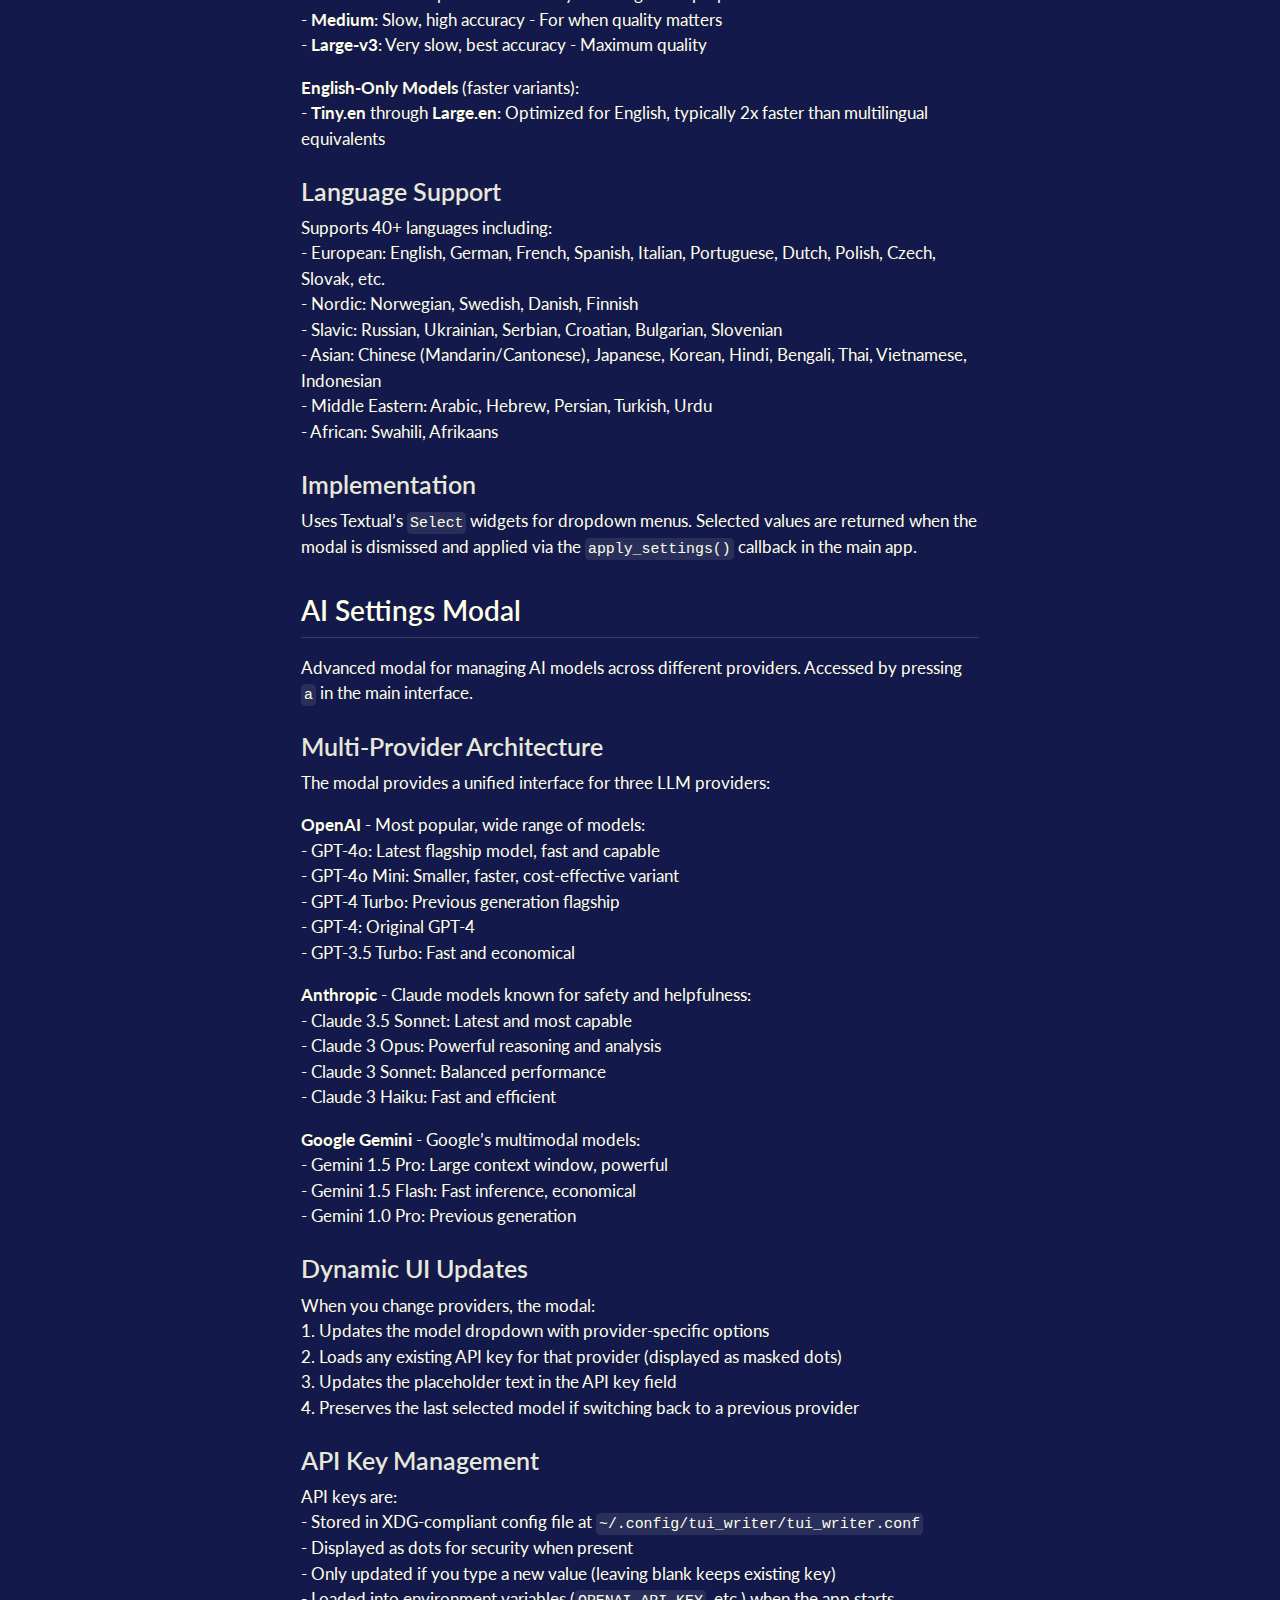
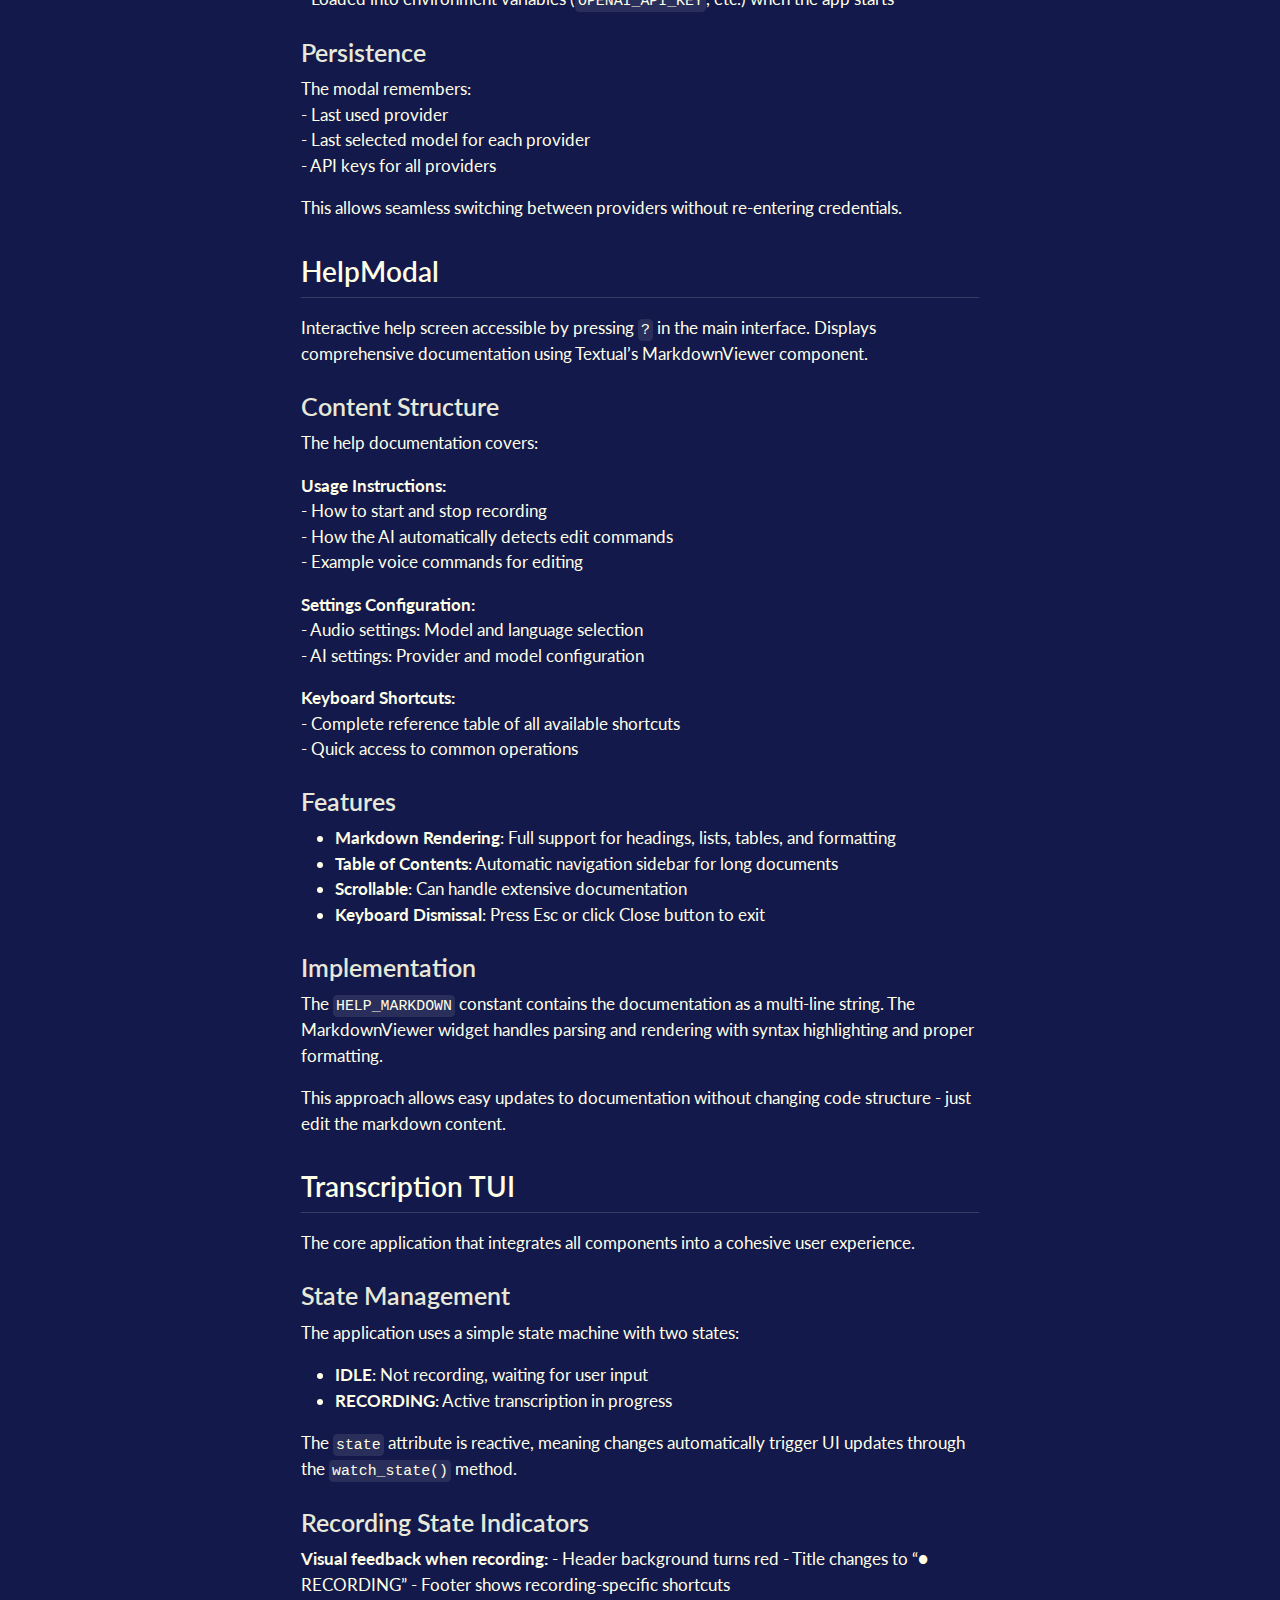
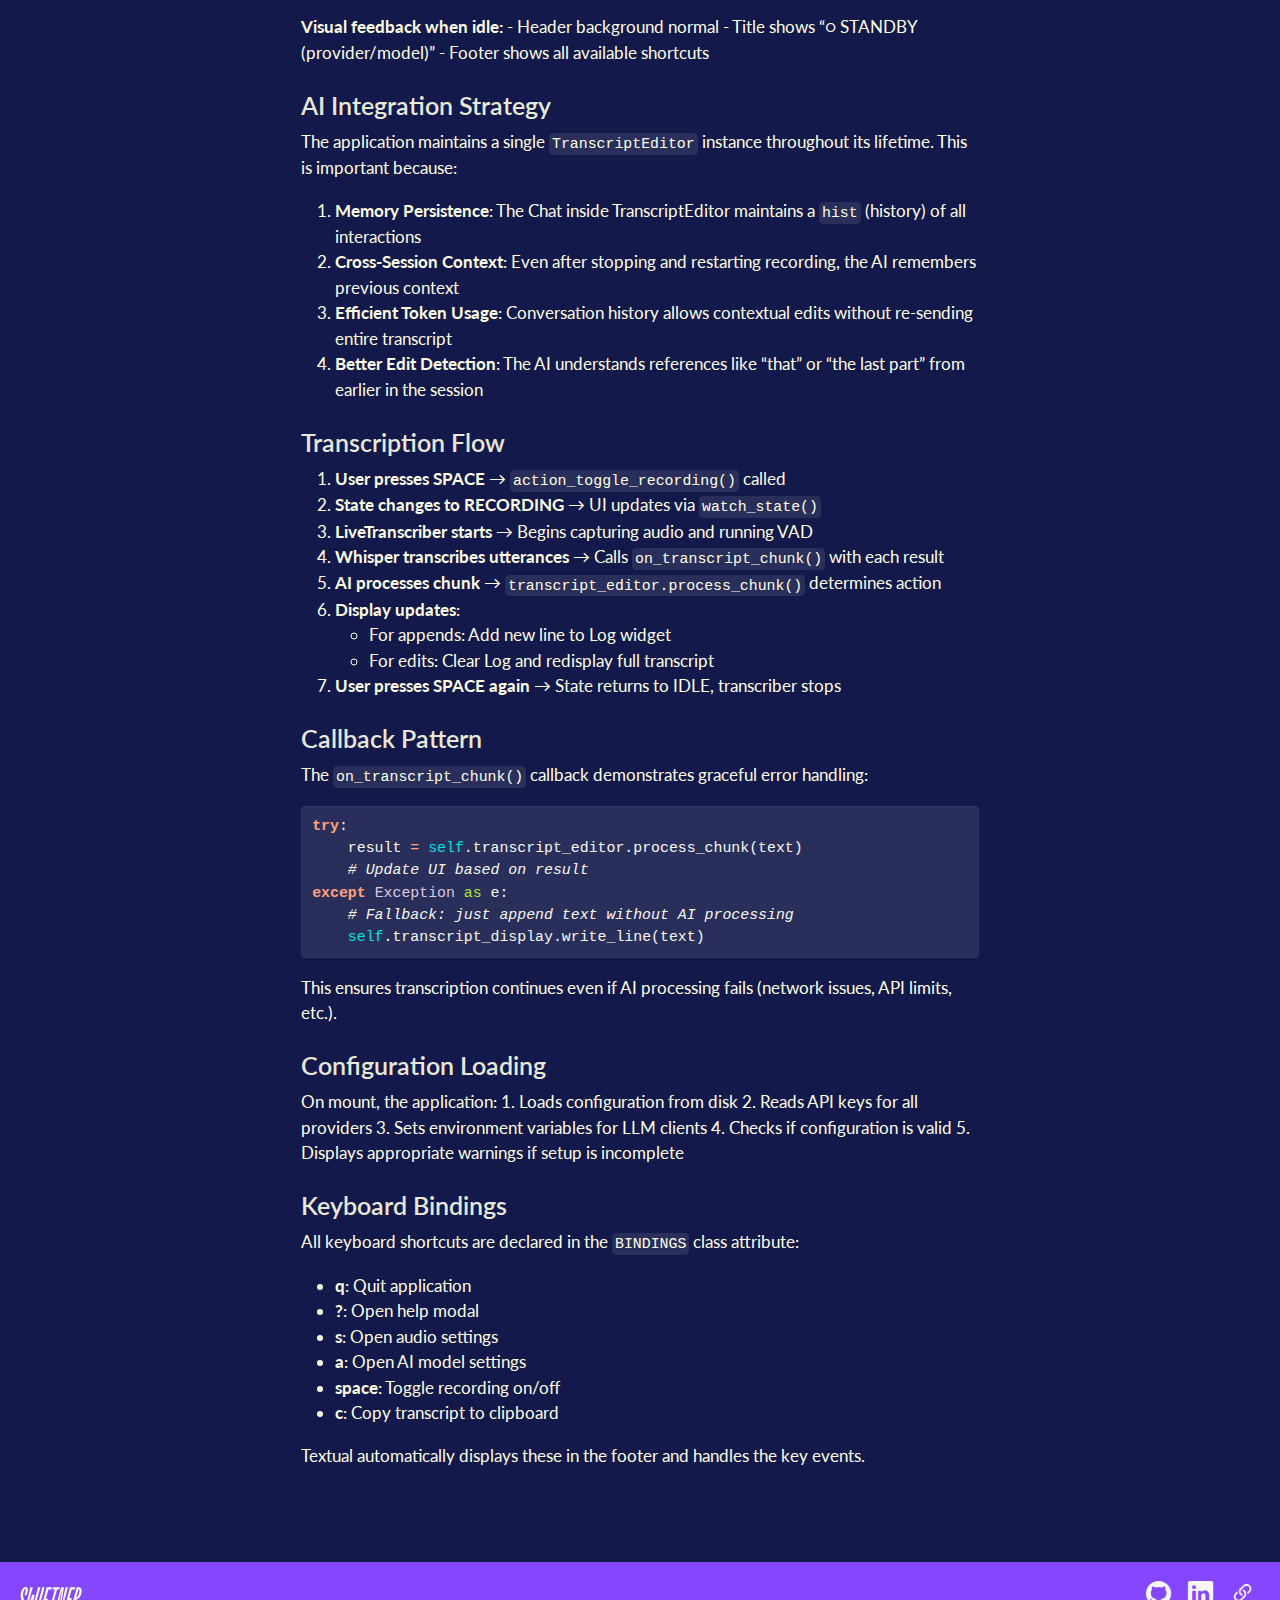
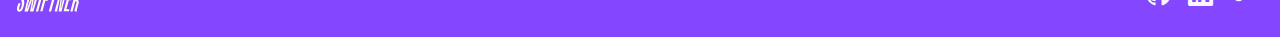
<file: tui.html>
<!DOCTYPE html>
<html xmlns="http://www.w3.org/1999/xhtml" lang="en" xml:lang="en"><head>

<meta charset="utf-8">
<meta name="generator" content="quarto-1.8.26">

<meta name="viewport" content="width=device-width, initial-scale=1.0, user-scalable=yes">


<title>TUI – tui_writer</title>
<style>
code{white-space: pre-wrap;}
span.smallcaps{font-variant: small-caps;}
div.columns{display: flex; gap: min(4vw, 1.5em);}
div.column{flex: auto; overflow-x: auto;}
div.hanging-indent{margin-left: 1.5em; text-indent: -1.5em;}
ul.task-list{list-style: none;}
ul.task-list li input[type="checkbox"] {
  width: 0.8em;
  margin: 0 0.8em 0.2em -1em; /* quarto-specific, see https://github.com/quarto-dev/quarto-cli/issues/4556 */ 
  vertical-align: middle;
}
/* CSS for syntax highlighting */
html { -webkit-text-size-adjust: 100%; }
pre > code.sourceCode { white-space: pre; position: relative; }
pre > code.sourceCode > span { display: inline-block; line-height: 1.25; }
pre > code.sourceCode > span:empty { height: 1.2em; }
.sourceCode { overflow: visible; }
code.sourceCode > span { color: inherit; text-decoration: inherit; }
div.sourceCode { margin: 1em 0; }
pre.sourceCode { margin: 0; }
@media screen {
div.sourceCode { overflow: auto; }
}
@media print {
pre > code.sourceCode { white-space: pre-wrap; }
pre > code.sourceCode > span { text-indent: -5em; padding-left: 5em; }
}
pre.numberSource code
  { counter-reset: source-line 0; }
pre.numberSource code > span
  { position: relative; left: -4em; counter-increment: source-line; }
pre.numberSource code > span > a:first-child::before
  { content: counter(source-line);
    position: relative; left: -1em; text-align: right; vertical-align: baseline;
    border: none; display: inline-block;
    -webkit-touch-callout: none; -webkit-user-select: none;
    -khtml-user-select: none; -moz-user-select: none;
    -ms-user-select: none; user-select: none;
    padding: 0 4px; width: 4em;
  }
pre.numberSource { margin-left: 3em;  padding-left: 4px; }
div.sourceCode
  {   }
@media screen {
pre > code.sourceCode > span > a:first-child::before { text-decoration: underline; }
}
</style>


<script src="site_libs/quarto-nav/quarto-nav.js"></script>
<script src="site_libs/quarto-nav/headroom.min.js"></script>
<script src="site_libs/clipboard/clipboard.min.js"></script>
<script src="site_libs/quarto-search/autocomplete.umd.js"></script>
<script src="site_libs/quarto-search/fuse.min.js"></script>
<script src="site_libs/quarto-search/quarto-search.js"></script>
<meta name="quarto:offset" content="./">
<link href="./static/favicon.ico" rel="icon">
<script src="site_libs/quarto-html/quarto.js" type="module"></script>
<script src="site_libs/quarto-html/tabsets/tabsets.js" type="module"></script>
<script src="site_libs/quarto-html/axe/axe-check.js" type="module"></script>
<script src="site_libs/quarto-html/popper.min.js"></script>
<script src="site_libs/quarto-html/tippy.umd.min.js"></script>
<script src="site_libs/quarto-html/anchor.min.js"></script>
<link href="site_libs/quarto-html/tippy.css" rel="stylesheet">
<link href="site_libs/quarto-html/quarto-syntax-highlighting-dark-b758ccaa5987ceb1b75504551e579abf.css" rel="stylesheet" id="quarto-text-highlighting-styles">
<script src="site_libs/bootstrap/bootstrap.min.js"></script>
<link href="site_libs/bootstrap/bootstrap-icons.css" rel="stylesheet">
<link href="site_libs/bootstrap/bootstrap-2eb1021dfeeaed9502868759e4fb33d2.min.css" rel="stylesheet" append-hash="true" id="quarto-bootstrap" data-mode="dark">
<script id="quarto-search-options" type="application/json">{
  "location": "navbar",
  "copy-button": false,
  "collapse-after": 3,
  "panel-placement": "end",
  "type": "overlay",
  "limit": 50,
  "keyboard-shortcut": [
    "f",
    "/",
    "s"
  ],
  "show-item-context": false,
  "language": {
    "search-no-results-text": "No results",
    "search-matching-documents-text": "matching documents",
    "search-copy-link-title": "Copy link to search",
    "search-hide-matches-text": "Hide additional matches",
    "search-more-match-text": "more match in this document",
    "search-more-matches-text": "more matches in this document",
    "search-clear-button-title": "Clear",
    "search-text-placeholder": "",
    "search-detached-cancel-button-title": "Cancel",
    "search-submit-button-title": "Submit",
    "search-label": "Search"
  }
}</script>


<link rel="stylesheet" href="styles.css">
<meta property="og:title" content="TUI – tui_writer">
<meta property="og:description" content="A TUI that you run to transcribe and edit text. It’s like a companion that dictates for you, engaging in a dialogue to collaboratively update a block of text rather than performing a direct transcription.">
<meta property="og:site_name" content="tui_writer">
<meta name="twitter:title" content="TUI – tui_writer">
<meta name="twitter:description" content="A TUI that you run to transcribe and edit text. It’s like a companion that dictates for you, engaging in a dialogue to collaboratively update a block of text rather than performing a direct transcription.">
<meta name="twitter:card" content="summary">
</head>

<body class="nav-sidebar floating nav-fixed quarto-light">

<div id="quarto-search-results"></div>
  <header id="quarto-header" class="headroom fixed-top">
    <nav class="navbar navbar-expand-lg " data-bs-theme="dark">
      <div class="navbar-container container-fluid">
      <div class="navbar-brand-container mx-auto">
    <a href="./index.html" class="navbar-brand navbar-brand-logo">
    <img src="./static/logo.svg" alt="" class="navbar-logo light-content">
    <img src="./static/logo.svg" alt="" class="navbar-logo dark-content">
    </a>
    <a class="navbar-brand" href="./index.html">
    <span class="navbar-title">tui_writer</span>
    </a>
  </div>
        <div class="quarto-navbar-tools tools-end">
</div>
          <div id="quarto-search" class="" title="Search"></div>
      </div> <!-- /container-fluid -->
    </nav>
  <nav class="quarto-secondary-nav">
    <div class="container-fluid d-flex">
      <button type="button" class="quarto-btn-toggle btn" data-bs-toggle="collapse" role="button" data-bs-target=".quarto-sidebar-collapse-item" aria-controls="quarto-sidebar" aria-expanded="false" aria-label="Toggle sidebar navigation" onclick="if (window.quartoToggleHeadroom) { window.quartoToggleHeadroom(); }">
        <i class="bi bi-layout-text-sidebar-reverse"></i>
      </button>
        <nav class="quarto-page-breadcrumbs" aria-label="breadcrumb"><ol class="breadcrumb"><li class="breadcrumb-item"><a href="./cli.html">Core Modules</a></li><li class="breadcrumb-item"><a href="./tui.html">TUI</a></li></ol></nav>
        <a class="flex-grow-1" role="navigation" data-bs-toggle="collapse" data-bs-target=".quarto-sidebar-collapse-item" aria-controls="quarto-sidebar" aria-expanded="false" aria-label="Toggle sidebar navigation" onclick="if (window.quartoToggleHeadroom) { window.quartoToggleHeadroom(); }">      
        </a>
    </div>
  </nav>
</header>
<!-- content -->
<div id="quarto-content" class="quarto-container page-columns page-rows-contents page-layout-article page-navbar">
<!-- sidebar -->
  <nav id="quarto-sidebar" class="sidebar collapse collapse-horizontal quarto-sidebar-collapse-item sidebar-navigation floating overflow-auto">
    <div class="sidebar-menu-container"> 
    <ul class="list-unstyled mt-1">
        <li class="sidebar-item">
  <div class="sidebar-item-container"> 
  <a href="./index.html" class="sidebar-item-text sidebar-link">
 <span class="menu-text">Welcome to TUI Writer</span></a>
  </div>
</li>
        <li class="sidebar-item">
  <div class="sidebar-item-container"> 
  <a href="./getting_started.html" class="sidebar-item-text sidebar-link">
 <span class="menu-text">Getting Started</span></a>
  </div>
</li>
        <li class="sidebar-item sidebar-item-section">
      <div class="sidebar-item-container"> 
            <a class="sidebar-item-text sidebar-link text-start" data-bs-toggle="collapse" data-bs-target="#quarto-sidebar-section-1" role="navigation" aria-expanded="true">
 <span class="menu-text">Core Modules</span></a>
          <a class="sidebar-item-toggle text-start" data-bs-toggle="collapse" data-bs-target="#quarto-sidebar-section-1" role="navigation" aria-expanded="true" aria-label="Toggle section">
            <i class="bi bi-chevron-right ms-2"></i>
          </a> 
      </div>
      <ul id="quarto-sidebar-section-1" class="collapse list-unstyled sidebar-section depth1 show">  
          <li class="sidebar-item">
  <div class="sidebar-item-container"> 
  <a href="./cli.html" class="sidebar-item-text sidebar-link">
 <span class="menu-text">CLI</span></a>
  </div>
</li>
          <li class="sidebar-item">
  <div class="sidebar-item-container"> 
  <a href="./ai.html" class="sidebar-item-text sidebar-link">
 <span class="menu-text">AI</span></a>
  </div>
</li>
          <li class="sidebar-item">
  <div class="sidebar-item-container"> 
  <a href="./config.html" class="sidebar-item-text sidebar-link">
 <span class="menu-text">Configuration</span></a>
  </div>
</li>
          <li class="sidebar-item">
  <div class="sidebar-item-container"> 
  <a href="./live.html" class="sidebar-item-text sidebar-link">
 <span class="menu-text">Transcription</span></a>
  </div>
</li>
          <li class="sidebar-item">
  <div class="sidebar-item-container"> 
  <a href="./tui.html" class="sidebar-item-text sidebar-link active">
 <span class="menu-text">TUI</span></a>
  </div>
</li>
      </ul>
  </li>
    </ul>
    </div>
</nav>
<div id="quarto-sidebar-glass" class="quarto-sidebar-collapse-item" data-bs-toggle="collapse" data-bs-target=".quarto-sidebar-collapse-item"></div>
<!-- margin-sidebar -->
    <div id="quarto-margin-sidebar" class="sidebar margin-sidebar">
        <nav id="TOC" role="doc-toc" class="toc-active">
    <h2 id="toc-title">On this page</h2>
   
  <ul>
  <li><a href="#tui-module---terminal-user-interface" id="toc-tui-module---terminal-user-interface" class="nav-link active" data-scroll-target="#tui-module---terminal-user-interface">TUI Module - Terminal User Interface</a>
  <ul class="collapse">
  <li><a href="#overview" id="toc-overview" class="nav-link" data-scroll-target="#overview">Overview</a></li>
  <li><a href="#architecture" id="toc-architecture" class="nav-link" data-scroll-target="#architecture">Architecture</a></li>
  <li><a href="#key-features" id="toc-key-features" class="nav-link" data-scroll-target="#key-features">Key Features</a></li>
  </ul></li>
  <li><a href="#styling-with-textual-css" id="toc-styling-with-textual-css" class="nav-link" data-scroll-target="#styling-with-textual-css">Styling with Textual CSS</a></li>
  <li><a href="#settingsmodal---audio-configuration" id="toc-settingsmodal---audio-configuration" class="nav-link" data-scroll-target="#settingsmodal---audio-configuration">SettingsModal - Audio Configuration</a>
  <ul class="collapse">
  <li><a href="#available-models" id="toc-available-models" class="nav-link" data-scroll-target="#available-models">Available Models</a></li>
  <li><a href="#language-support" id="toc-language-support" class="nav-link" data-scroll-target="#language-support">Language Support</a></li>
  <li><a href="#implementation" id="toc-implementation" class="nav-link" data-scroll-target="#implementation">Implementation</a></li>
  </ul></li>
  <li><a href="#ai-settings-modal" id="toc-ai-settings-modal" class="nav-link" data-scroll-target="#ai-settings-modal">AI Settings Modal</a>
  <ul class="collapse">
  <li><a href="#multi-provider-architecture" id="toc-multi-provider-architecture" class="nav-link" data-scroll-target="#multi-provider-architecture">Multi-Provider Architecture</a></li>
  <li><a href="#dynamic-ui-updates" id="toc-dynamic-ui-updates" class="nav-link" data-scroll-target="#dynamic-ui-updates">Dynamic UI Updates</a></li>
  <li><a href="#api-key-management" id="toc-api-key-management" class="nav-link" data-scroll-target="#api-key-management">API Key Management</a></li>
  <li><a href="#persistence" id="toc-persistence" class="nav-link" data-scroll-target="#persistence">Persistence</a></li>
  </ul></li>
  <li><a href="#helpmodal" id="toc-helpmodal" class="nav-link" data-scroll-target="#helpmodal">HelpModal</a>
  <ul class="collapse">
  <li><a href="#content-structure" id="toc-content-structure" class="nav-link" data-scroll-target="#content-structure">Content Structure</a></li>
  <li><a href="#features" id="toc-features" class="nav-link" data-scroll-target="#features">Features</a></li>
  <li><a href="#implementation-1" id="toc-implementation-1" class="nav-link" data-scroll-target="#implementation-1">Implementation</a></li>
  </ul></li>
  <li><a href="#transcription-tui" id="toc-transcription-tui" class="nav-link" data-scroll-target="#transcription-tui">Transcription TUI</a>
  <ul class="collapse">
  <li><a href="#state-management" id="toc-state-management" class="nav-link" data-scroll-target="#state-management">State Management</a></li>
  <li><a href="#recording-state-indicators" id="toc-recording-state-indicators" class="nav-link" data-scroll-target="#recording-state-indicators">Recording State Indicators</a></li>
  <li><a href="#ai-integration-strategy" id="toc-ai-integration-strategy" class="nav-link" data-scroll-target="#ai-integration-strategy">AI Integration Strategy</a></li>
  <li><a href="#transcription-flow" id="toc-transcription-flow" class="nav-link" data-scroll-target="#transcription-flow">Transcription Flow</a></li>
  <li><a href="#callback-pattern" id="toc-callback-pattern" class="nav-link" data-scroll-target="#callback-pattern">Callback Pattern</a></li>
  <li><a href="#configuration-loading" id="toc-configuration-loading" class="nav-link" data-scroll-target="#configuration-loading">Configuration Loading</a></li>
  <li><a href="#keyboard-bindings" id="toc-keyboard-bindings" class="nav-link" data-scroll-target="#keyboard-bindings">Keyboard Bindings</a></li>
  </ul></li>
  </ul>
<div class="toc-actions"><ul><li><a href="https://github.com/Swiftner/tui_writer/issues/new" class="toc-action"><i class="bi bi-github"></i>Report an issue</a></li></ul></div><div class="quarto-alternate-formats"><h2>Other Formats</h2><ul><li><a href="tui.html.md"><i class="bi bi-file-code"></i>CommonMark</a></li></ul></div></nav>
    </div>
<!-- main -->
<main class="content" id="quarto-document-content">

<header id="title-block-header" class="quarto-title-block default"><nav class="quarto-page-breadcrumbs quarto-title-breadcrumbs d-none d-lg-block" aria-label="breadcrumb"><ol class="breadcrumb"><li class="breadcrumb-item"><a href="./cli.html">Core Modules</a></li><li class="breadcrumb-item"><a href="./tui.html">TUI</a></li></ol></nav>
<div class="quarto-title">
<h1 class="title">TUI</h1>
</div>



<div class="quarto-title-meta">

    
  
    
  </div>
  


</header>


<!-- WARNING: THIS FILE WAS AUTOGENERATED! DO NOT EDIT! -->
<section id="tui-module---terminal-user-interface" class="level2">
<h2 class="anchored" data-anchor-id="tui-module---terminal-user-interface">TUI Module - Terminal User Interface</h2>
<p>This module implements the complete Textual-based terminal user interface for live audio transcription with AI-powered editing capabilities.</p>
<section id="overview" class="level3">
<h3 class="anchored" data-anchor-id="overview">Overview</h3>
<p>The TUI provides a full-featured interactive interface that combines: <br> - Real-time speech transcription with Faster Whisper <br> - AI-powered edit detection and application <br> - Multi-provider AI support (OpenAI, Anthropic, Google) <br> - Keyboard-driven workflow with modal dialogs <br> - Visual feedback for recording state and AI operations <br></p>
</section>
<section id="architecture" class="level3">
<h3 class="anchored" data-anchor-id="architecture">Architecture</h3>
<p>The interface is built with Textual, a modern Python framework for building terminal UIs. The architecture consists of:</p>
<ol type="1">
<li><strong>Main Application</strong> (<code>TranscriptionTUI</code>): Coordinates all components and manages state <br></li>
<li><strong>Modal Screens</strong>: Settings dialogs for audio and AI configuration <br></li>
<li><strong>Help System</strong>: Comprehensive in-app documentation <br></li>
<li><strong>Event Handlers</strong>: Keyboard shortcuts and user interactions <br></li>
<li><strong>Reactive UI</strong>: Automatic updates based on state changes <br></li>
</ol>
</section>
<section id="key-features" class="level3">
<h3 class="anchored" data-anchor-id="key-features">Key Features</h3>
<ul>
<li><strong>Live Transcription Display</strong>: Scrolling log that shows transcripts in real-time <br></li>
<li><strong>Recording Indicator</strong>: Header turns red during active recording <br></li>
<li><strong>Status Notifications</strong>: Toast-style messages for user feedback <br></li>
<li><strong>Clipboard Integration</strong>: One-key copy of entire transcript <br></li>
<li><strong>Persistent Configuration</strong>: Remembers settings and API keys between sessions <br></li>
</ul>
</section>
</section>
<section id="styling-with-textual-css" class="level2">
<h2 class="anchored" data-anchor-id="styling-with-textual-css">Styling with Textual CSS</h2>
<p>The CSS defines the visual appearance of the TUI using Textual’s CSS-like syntax. Key features: <br> - <strong>Recording indicator</strong>: Changes header background to red (<code>$error</code>) when recording <br> - <strong>Transcript display</strong>: Styled with hatching pattern and padding for readability <br> - <strong>Modal layouts</strong>: Centered dialogs for settings and help screens <br> - Uses Textual’s built-in color variables like <code>$background</code>, <code>$surface</code>, <code>$boost</code>, etc. <br></p>
</section>
<section id="settingsmodal---audio-configuration" class="level2">
<h2 class="anchored" data-anchor-id="settingsmodal---audio-configuration">SettingsModal - Audio Configuration</h2>
<p>Modal dialog for configuring Whisper transcription settings. Accessed by pressing <code>s</code> in the main interface.</p>
<section id="available-models" class="level3">
<h3 class="anchored" data-anchor-id="available-models">Available Models</h3>
<p>The modal offers 10 Whisper model options with trade-offs between speed and accuracy:</p>
<p><strong>Standard Models</strong> (multilingual): <br> - <strong>Tiny</strong>: Ultra fast, low accuracy - Good for testing or real-time needs <br> - <strong>Base</strong>: Fast, decent accuracy - Recommended starting point <br> - <strong>Small</strong>: Balanced speed and accuracy - Good general purpose choice <br> - <strong>Medium</strong>: Slow, high accuracy - For when quality matters <br> - <strong>Large-v3</strong>: Very slow, best accuracy - Maximum quality <br></p>
<p><strong>English-Only Models</strong> (faster variants): <br> - <strong>Tiny.en</strong> through <strong>Large.en</strong>: Optimized for English, typically 2x faster than multilingual equivalents <br></p>
</section>
<section id="language-support" class="level3">
<h3 class="anchored" data-anchor-id="language-support">Language Support</h3>
<p>Supports 40+ languages including: <br> - European: English, German, French, Spanish, Italian, Portuguese, Dutch, Polish, Czech, Slovak, etc. <br> - Nordic: Norwegian, Swedish, Danish, Finnish <br> - Slavic: Russian, Ukrainian, Serbian, Croatian, Bulgarian, Slovenian <br> - Asian: Chinese (Mandarin/Cantonese), Japanese, Korean, Hindi, Bengali, Thai, Vietnamese, Indonesian <br> - Middle Eastern: Arabic, Hebrew, Persian, Turkish, Urdu <br> - African: Swahili, Afrikaans <br></p>
</section>
<section id="implementation" class="level3">
<h3 class="anchored" data-anchor-id="implementation">Implementation</h3>
<p>Uses Textual’s <code>Select</code> widgets for dropdown menus. Selected values are returned when the modal is dismissed and applied via the <code>apply_settings()</code> callback in the main app.</p>
</section>
</section>
<section id="ai-settings-modal" class="level2">
<h2 class="anchored" data-anchor-id="ai-settings-modal">AI Settings Modal</h2>
<p>Advanced modal for managing AI models across different providers. Accessed by pressing <code>a</code> in the main interface.</p>
<section id="multi-provider-architecture" class="level3">
<h3 class="anchored" data-anchor-id="multi-provider-architecture">Multi-Provider Architecture</h3>
<p>The modal provides a unified interface for three LLM providers:</p>
<p><strong>OpenAI</strong> - Most popular, wide range of models: <br> - GPT-4o: Latest flagship model, fast and capable <br> - GPT-4o Mini: Smaller, faster, cost-effective variant <br> - GPT-4 Turbo: Previous generation flagship <br> - GPT-4: Original GPT-4 <br> - GPT-3.5 Turbo: Fast and economical <br></p>
<p><strong>Anthropic</strong> - Claude models known for safety and helpfulness: <br> - Claude 3.5 Sonnet: Latest and most capable <br> - Claude 3 Opus: Powerful reasoning and analysis <br> - Claude 3 Sonnet: Balanced performance <br> - Claude 3 Haiku: Fast and efficient <br></p>
<p><strong>Google Gemini</strong> - Google’s multimodal models: <br> - Gemini 1.5 Pro: Large context window, powerful <br> - Gemini 1.5 Flash: Fast inference, economical <br> - Gemini 1.0 Pro: Previous generation <br></p>
</section>
<section id="dynamic-ui-updates" class="level3">
<h3 class="anchored" data-anchor-id="dynamic-ui-updates">Dynamic UI Updates</h3>
<p>When you change providers, the modal: <br> 1. Updates the model dropdown with provider-specific options <br> 2. Loads any existing API key for that provider (displayed as masked dots) <br> 3. Updates the placeholder text in the API key field <br> 4. Preserves the last selected model if switching back to a previous provider <br></p>
</section>
<section id="api-key-management" class="level3">
<h3 class="anchored" data-anchor-id="api-key-management">API Key Management</h3>
<p>API keys are: <br> - Stored in XDG-compliant config file at <code>~/.config/tui_writer/tui_writer.conf</code> <br> - Displayed as dots for security when present <br> - Only updated if you type a new value (leaving blank keeps existing key) <br> - Loaded into environment variables (<code>OPENAI_API_KEY</code>, etc.) when the app starts <br></p>
</section>
<section id="persistence" class="level3">
<h3 class="anchored" data-anchor-id="persistence">Persistence</h3>
<p>The modal remembers: <br> - Last used provider <br> - Last selected model for each provider <br> - API keys for all providers <br></p>
<p>This allows seamless switching between providers without re-entering credentials.</p>
</section>
</section>
<section id="helpmodal" class="level2">
<h2 class="anchored" data-anchor-id="helpmodal">HelpModal</h2>
<p>Interactive help screen accessible by pressing <code>?</code> in the main interface. Displays comprehensive documentation using Textual’s MarkdownViewer component.</p>
<section id="content-structure" class="level3">
<h3 class="anchored" data-anchor-id="content-structure">Content Structure</h3>
<p>The help documentation covers:</p>
<p><strong>Usage Instructions:</strong> <br> - How to start and stop recording <br> - How the AI automatically detects edit commands <br> - Example voice commands for editing <br></p>
<p><strong>Settings Configuration:</strong> <br> - Audio settings: Model and language selection <br> - AI settings: Provider and model configuration <br></p>
<p><strong>Keyboard Shortcuts:</strong> <br> - Complete reference table of all available shortcuts <br> - Quick access to common operations <br></p>
</section>
<section id="features" class="level3">
<h3 class="anchored" data-anchor-id="features">Features</h3>
<ul>
<li><strong>Markdown Rendering</strong>: Full support for headings, lists, tables, and formatting <br></li>
<li><strong>Table of Contents</strong>: Automatic navigation sidebar for long documents <br></li>
<li><strong>Scrollable</strong>: Can handle extensive documentation <br></li>
<li><strong>Keyboard Dismissal</strong>: Press Esc or click Close button to exit <br></li>
</ul>
</section>
<section id="implementation-1" class="level3">
<h3 class="anchored" data-anchor-id="implementation-1">Implementation</h3>
<p>The <code>HELP_MARKDOWN</code> constant contains the documentation as a multi-line string. The MarkdownViewer widget handles parsing and rendering with syntax highlighting and proper formatting.</p>
<p>This approach allows easy updates to documentation without changing code structure - just edit the markdown content.</p>
</section>
</section>
<section id="transcription-tui" class="level2">
<h2 class="anchored" data-anchor-id="transcription-tui">Transcription TUI</h2>
<p>The core application that integrates all components into a cohesive user experience.</p>
<section id="state-management" class="level3">
<h3 class="anchored" data-anchor-id="state-management">State Management</h3>
<p>The application uses a simple state machine with two states:</p>
<ul>
<li><strong>IDLE</strong>: Not recording, waiting for user input <br></li>
<li><strong>RECORDING</strong>: Active transcription in progress <br></li>
</ul>
<p>The <code>state</code> attribute is reactive, meaning changes automatically trigger UI updates through the <code>watch_state()</code> method.</p>
</section>
<section id="recording-state-indicators" class="level3">
<h3 class="anchored" data-anchor-id="recording-state-indicators">Recording State Indicators</h3>
<p><strong>Visual feedback when recording:</strong> - Header background turns red - Title changes to “● RECORDING” - Footer shows recording-specific shortcuts</p>
<p><strong>Visual feedback when idle:</strong> - Header background normal - Title shows “○ STANDBY (provider/model)” - Footer shows all available shortcuts</p>
</section>
<section id="ai-integration-strategy" class="level3">
<h3 class="anchored" data-anchor-id="ai-integration-strategy">AI Integration Strategy</h3>
<p>The application maintains a single <code>TranscriptEditor</code> instance throughout its lifetime. This is important because:</p>
<ol type="1">
<li><strong>Memory Persistence</strong>: The Chat inside TranscriptEditor maintains a <code>hist</code> (history) of all interactions</li>
<li><strong>Cross-Session Context</strong>: Even after stopping and restarting recording, the AI remembers previous context</li>
<li><strong>Efficient Token Usage</strong>: Conversation history allows contextual edits without re-sending entire transcript</li>
<li><strong>Better Edit Detection</strong>: The AI understands references like “that” or “the last part” from earlier in the session</li>
</ol>
</section>
<section id="transcription-flow" class="level3">
<h3 class="anchored" data-anchor-id="transcription-flow">Transcription Flow</h3>
<ol type="1">
<li><strong>User presses SPACE</strong> → <code>action_toggle_recording()</code> called</li>
<li><strong>State changes to RECORDING</strong> → UI updates via <code>watch_state()</code></li>
<li><strong>LiveTranscriber starts</strong> → Begins capturing audio and running VAD</li>
<li><strong>Whisper transcribes utterances</strong> → Calls <code>on_transcript_chunk()</code> with each result</li>
<li><strong>AI processes chunk</strong> → <code>transcript_editor.process_chunk()</code> determines action</li>
<li><strong>Display updates</strong>:
<ul>
<li>For appends: Add new line to Log widget</li>
<li>For edits: Clear Log and redisplay full transcript</li>
</ul></li>
<li><strong>User presses SPACE again</strong> → State returns to IDLE, transcriber stops</li>
</ol>
</section>
<section id="callback-pattern" class="level3">
<h3 class="anchored" data-anchor-id="callback-pattern">Callback Pattern</h3>
<p>The <code>on_transcript_chunk()</code> callback demonstrates graceful error handling:</p>
<div class="code-copy-outer-scaffold"><div class="sourceCode" id="cb1"><pre class="sourceCode python code-with-copy"><code class="sourceCode python"><span id="cb1-1"><a href="#cb1-1" aria-hidden="true" tabindex="-1"></a><span class="cf">try</span>:</span>
<span id="cb1-2"><a href="#cb1-2" aria-hidden="true" tabindex="-1"></a>    result <span class="op">=</span> <span class="va">self</span>.transcript_editor.process_chunk(text)</span>
<span id="cb1-3"><a href="#cb1-3" aria-hidden="true" tabindex="-1"></a>    <span class="co"># Update UI based on result</span></span>
<span id="cb1-4"><a href="#cb1-4" aria-hidden="true" tabindex="-1"></a><span class="cf">except</span> <span class="pp">Exception</span> <span class="im">as</span> e:</span>
<span id="cb1-5"><a href="#cb1-5" aria-hidden="true" tabindex="-1"></a>    <span class="co"># Fallback: just append text without AI processing</span></span>
<span id="cb1-6"><a href="#cb1-6" aria-hidden="true" tabindex="-1"></a>    <span class="va">self</span>.transcript_display.write_line(text)</span></code></pre></div><button title="Copy to Clipboard" class="code-copy-button"><i class="bi"></i></button></div>
<p>This ensures transcription continues even if AI processing fails (network issues, API limits, etc.).</p>
</section>
<section id="configuration-loading" class="level3">
<h3 class="anchored" data-anchor-id="configuration-loading">Configuration Loading</h3>
<p>On mount, the application: 1. Loads configuration from disk 2. Reads API keys for all providers 3. Sets environment variables for LLM clients 4. Checks if configuration is valid 5. Displays appropriate warnings if setup is incomplete</p>
</section>
<section id="keyboard-bindings" class="level3">
<h3 class="anchored" data-anchor-id="keyboard-bindings">Keyboard Bindings</h3>
<p>All keyboard shortcuts are declared in the <code>BINDINGS</code> class attribute:</p>
<ul>
<li><strong>q</strong>: Quit application</li>
<li><strong>?</strong>: Open help modal</li>
<li><strong>s</strong>: Open audio settings</li>
<li><strong>a</strong>: Open AI model settings<br>
</li>
<li><strong>space</strong>: Toggle recording on/off</li>
<li><strong>c</strong>: Copy transcript to clipboard</li>
</ul>
<p>Textual automatically displays these in the footer and handles the key events.</p>


</section>
</section>

</main> <!-- /main -->
<script id="quarto-html-after-body" type="application/javascript">
  window.document.addEventListener("DOMContentLoaded", function (event) {
    const icon = "";
    const anchorJS = new window.AnchorJS();
    anchorJS.options = {
      placement: 'right',
      icon: icon
    };
    anchorJS.add('.anchored');
    const isCodeAnnotation = (el) => {
      for (const clz of el.classList) {
        if (clz.startsWith('code-annotation-')) {                     
          return true;
        }
      }
      return false;
    }
    const onCopySuccess = function(e) {
      // button target
      const button = e.trigger;
      // don't keep focus
      button.blur();
      // flash "checked"
      button.classList.add('code-copy-button-checked');
      var currentTitle = button.getAttribute("title");
      button.setAttribute("title", "Copied!");
      let tooltip;
      if (window.bootstrap) {
        button.setAttribute("data-bs-toggle", "tooltip");
        button.setAttribute("data-bs-placement", "left");
        button.setAttribute("data-bs-title", "Copied!");
        tooltip = new bootstrap.Tooltip(button, 
          { trigger: "manual", 
            customClass: "code-copy-button-tooltip",
            offset: [0, -8]});
        tooltip.show();    
      }
      setTimeout(function() {
        if (tooltip) {
          tooltip.hide();
          button.removeAttribute("data-bs-title");
          button.removeAttribute("data-bs-toggle");
          button.removeAttribute("data-bs-placement");
        }
        button.setAttribute("title", currentTitle);
        button.classList.remove('code-copy-button-checked');
      }, 1000);
      // clear code selection
      e.clearSelection();
    }
    const getTextToCopy = function(trigger) {
      const outerScaffold = trigger.parentElement.cloneNode(true);
      const codeEl = outerScaffold.querySelector('code');
      for (const childEl of codeEl.children) {
        if (isCodeAnnotation(childEl)) {
          childEl.remove();
        }
      }
      return codeEl.innerText;
    }
    const clipboard = new window.ClipboardJS('.code-copy-button:not([data-in-quarto-modal])', {
      text: getTextToCopy
    });
    clipboard.on('success', onCopySuccess);
    if (window.document.getElementById('quarto-embedded-source-code-modal')) {
      const clipboardModal = new window.ClipboardJS('.code-copy-button[data-in-quarto-modal]', {
        text: getTextToCopy,
        container: window.document.getElementById('quarto-embedded-source-code-modal')
      });
      clipboardModal.on('success', onCopySuccess);
    }
      var localhostRegex = new RegExp(/^(?:http|https):\/\/localhost\:?[0-9]*\//);
      var mailtoRegex = new RegExp(/^mailto:/);
        var filterRegex = new RegExp("https:\/\/tui-writer\.swiftner\.app\/");
      var isInternal = (href) => {
          return filterRegex.test(href) || localhostRegex.test(href) || mailtoRegex.test(href);
      }
      // Inspect non-navigation links and adorn them if external
     var links = window.document.querySelectorAll('a[href]:not(.nav-link):not(.navbar-brand):not(.toc-action):not(.sidebar-link):not(.sidebar-item-toggle):not(.pagination-link):not(.no-external):not([aria-hidden]):not(.dropdown-item):not(.quarto-navigation-tool):not(.about-link)');
      for (var i=0; i<links.length; i++) {
        const link = links[i];
        if (!isInternal(link.href)) {
          // undo the damage that might have been done by quarto-nav.js in the case of
          // links that we want to consider external
          if (link.dataset.originalHref !== undefined) {
            link.href = link.dataset.originalHref;
          }
        }
      }
    function tippyHover(el, contentFn, onTriggerFn, onUntriggerFn) {
      const config = {
        allowHTML: true,
        maxWidth: 500,
        delay: 100,
        arrow: false,
        appendTo: function(el) {
            return el.parentElement;
        },
        interactive: true,
        interactiveBorder: 10,
        theme: 'quarto',
        placement: 'bottom-start',
      };
      if (contentFn) {
        config.content = contentFn;
      }
      if (onTriggerFn) {
        config.onTrigger = onTriggerFn;
      }
      if (onUntriggerFn) {
        config.onUntrigger = onUntriggerFn;
      }
      window.tippy(el, config); 
    }
    const noterefs = window.document.querySelectorAll('a[role="doc-noteref"]');
    for (var i=0; i<noterefs.length; i++) {
      const ref = noterefs[i];
      tippyHover(ref, function() {
        // use id or data attribute instead here
        let href = ref.getAttribute('data-footnote-href') || ref.getAttribute('href');
        try { href = new URL(href).hash; } catch {}
        const id = href.replace(/^#\/?/, "");
        const note = window.document.getElementById(id);
        if (note) {
          return note.innerHTML;
        } else {
          return "";
        }
      });
    }
    const xrefs = window.document.querySelectorAll('a.quarto-xref');
    const processXRef = (id, note) => {
      // Strip column container classes
      const stripColumnClz = (el) => {
        el.classList.remove("page-full", "page-columns");
        if (el.children) {
          for (const child of el.children) {
            stripColumnClz(child);
          }
        }
      }
      stripColumnClz(note)
      if (id === null || id.startsWith('sec-')) {
        // Special case sections, only their first couple elements
        const container = document.createElement("div");
        if (note.children && note.children.length > 2) {
          container.appendChild(note.children[0].cloneNode(true));
          for (let i = 1; i < note.children.length; i++) {
            const child = note.children[i];
            if (child.tagName === "P" && child.innerText === "") {
              continue;
            } else {
              container.appendChild(child.cloneNode(true));
              break;
            }
          }
          if (window.Quarto?.typesetMath) {
            window.Quarto.typesetMath(container);
          }
          return container.innerHTML
        } else {
          if (window.Quarto?.typesetMath) {
            window.Quarto.typesetMath(note);
          }
          return note.innerHTML;
        }
      } else {
        // Remove any anchor links if they are present
        const anchorLink = note.querySelector('a.anchorjs-link');
        if (anchorLink) {
          anchorLink.remove();
        }
        if (window.Quarto?.typesetMath) {
          window.Quarto.typesetMath(note);
        }
        if (note.classList.contains("callout")) {
          return note.outerHTML;
        } else {
          return note.innerHTML;
        }
      }
    }
    for (var i=0; i<xrefs.length; i++) {
      const xref = xrefs[i];
      tippyHover(xref, undefined, function(instance) {
        instance.disable();
        let url = xref.getAttribute('href');
        let hash = undefined; 
        if (url.startsWith('#')) {
          hash = url;
        } else {
          try { hash = new URL(url).hash; } catch {}
        }
        if (hash) {
          const id = hash.replace(/^#\/?/, "");
          const note = window.document.getElementById(id);
          if (note !== null) {
            try {
              const html = processXRef(id, note.cloneNode(true));
              instance.setContent(html);
            } finally {
              instance.enable();
              instance.show();
            }
          } else {
            // See if we can fetch this
            fetch(url.split('#')[0])
            .then(res => res.text())
            .then(html => {
              const parser = new DOMParser();
              const htmlDoc = parser.parseFromString(html, "text/html");
              const note = htmlDoc.getElementById(id);
              if (note !== null) {
                const html = processXRef(id, note);
                instance.setContent(html);
              } 
            }).finally(() => {
              instance.enable();
              instance.show();
            });
          }
        } else {
          // See if we can fetch a full url (with no hash to target)
          // This is a special case and we should probably do some content thinning / targeting
          fetch(url)
          .then(res => res.text())
          .then(html => {
            const parser = new DOMParser();
            const htmlDoc = parser.parseFromString(html, "text/html");
            const note = htmlDoc.querySelector('main.content');
            if (note !== null) {
              // This should only happen for chapter cross references
              // (since there is no id in the URL)
              // remove the first header
              if (note.children.length > 0 && note.children[0].tagName === "HEADER") {
                note.children[0].remove();
              }
              const html = processXRef(null, note);
              instance.setContent(html);
            } 
          }).finally(() => {
            instance.enable();
            instance.show();
          });
        }
      }, function(instance) {
      });
    }
        let selectedAnnoteEl;
        const selectorForAnnotation = ( cell, annotation) => {
          let cellAttr = 'data-code-cell="' + cell + '"';
          let lineAttr = 'data-code-annotation="' +  annotation + '"';
          const selector = 'span[' + cellAttr + '][' + lineAttr + ']';
          return selector;
        }
        const selectCodeLines = (annoteEl) => {
          const doc = window.document;
          const targetCell = annoteEl.getAttribute("data-target-cell");
          const targetAnnotation = annoteEl.getAttribute("data-target-annotation");
          const annoteSpan = window.document.querySelector(selectorForAnnotation(targetCell, targetAnnotation));
          const lines = annoteSpan.getAttribute("data-code-lines").split(",");
          const lineIds = lines.map((line) => {
            return targetCell + "-" + line;
          })
          let top = null;
          let height = null;
          let parent = null;
          if (lineIds.length > 0) {
              //compute the position of the single el (top and bottom and make a div)
              const el = window.document.getElementById(lineIds[0]);
              top = el.offsetTop;
              height = el.offsetHeight;
              parent = el.parentElement.parentElement;
            if (lineIds.length > 1) {
              const lastEl = window.document.getElementById(lineIds[lineIds.length - 1]);
              const bottom = lastEl.offsetTop + lastEl.offsetHeight;
              height = bottom - top;
            }
            if (top !== null && height !== null && parent !== null) {
              // cook up a div (if necessary) and position it 
              let div = window.document.getElementById("code-annotation-line-highlight");
              if (div === null) {
                div = window.document.createElement("div");
                div.setAttribute("id", "code-annotation-line-highlight");
                div.style.position = 'absolute';
                parent.appendChild(div);
              }
              div.style.top = top - 2 + "px";
              div.style.height = height + 4 + "px";
              div.style.left = 0;
              let gutterDiv = window.document.getElementById("code-annotation-line-highlight-gutter");
              if (gutterDiv === null) {
                gutterDiv = window.document.createElement("div");
                gutterDiv.setAttribute("id", "code-annotation-line-highlight-gutter");
                gutterDiv.style.position = 'absolute';
                const codeCell = window.document.getElementById(targetCell);
                const gutter = codeCell.querySelector('.code-annotation-gutter');
                gutter.appendChild(gutterDiv);
              }
              gutterDiv.style.top = top - 2 + "px";
              gutterDiv.style.height = height + 4 + "px";
            }
            selectedAnnoteEl = annoteEl;
          }
        };
        const unselectCodeLines = () => {
          const elementsIds = ["code-annotation-line-highlight", "code-annotation-line-highlight-gutter"];
          elementsIds.forEach((elId) => {
            const div = window.document.getElementById(elId);
            if (div) {
              div.remove();
            }
          });
          selectedAnnoteEl = undefined;
        };
          // Handle positioning of the toggle
      window.addEventListener(
        "resize",
        throttle(() => {
          elRect = undefined;
          if (selectedAnnoteEl) {
            selectCodeLines(selectedAnnoteEl);
          }
        }, 10)
      );
      function throttle(fn, ms) {
      let throttle = false;
      let timer;
        return (...args) => {
          if(!throttle) { // first call gets through
              fn.apply(this, args);
              throttle = true;
          } else { // all the others get throttled
              if(timer) clearTimeout(timer); // cancel #2
              timer = setTimeout(() => {
                fn.apply(this, args);
                timer = throttle = false;
              }, ms);
          }
        };
      }
        // Attach click handler to the DT
        const annoteDls = window.document.querySelectorAll('dt[data-target-cell]');
        for (const annoteDlNode of annoteDls) {
          annoteDlNode.addEventListener('click', (event) => {
            const clickedEl = event.target;
            if (clickedEl !== selectedAnnoteEl) {
              unselectCodeLines();
              const activeEl = window.document.querySelector('dt[data-target-cell].code-annotation-active');
              if (activeEl) {
                activeEl.classList.remove('code-annotation-active');
              }
              selectCodeLines(clickedEl);
              clickedEl.classList.add('code-annotation-active');
            } else {
              // Unselect the line
              unselectCodeLines();
              clickedEl.classList.remove('code-annotation-active');
            }
          });
        }
    const findCites = (el) => {
      const parentEl = el.parentElement;
      if (parentEl) {
        const cites = parentEl.dataset.cites;
        if (cites) {
          return {
            el,
            cites: cites.split(' ')
          };
        } else {
          return findCites(el.parentElement)
        }
      } else {
        return undefined;
      }
    };
    var bibliorefs = window.document.querySelectorAll('a[role="doc-biblioref"]');
    for (var i=0; i<bibliorefs.length; i++) {
      const ref = bibliorefs[i];
      const citeInfo = findCites(ref);
      if (citeInfo) {
        tippyHover(citeInfo.el, function() {
          var popup = window.document.createElement('div');
          citeInfo.cites.forEach(function(cite) {
            var citeDiv = window.document.createElement('div');
            citeDiv.classList.add('hanging-indent');
            citeDiv.classList.add('csl-entry');
            var biblioDiv = window.document.getElementById('ref-' + cite);
            if (biblioDiv) {
              citeDiv.innerHTML = biblioDiv.innerHTML;
            }
            popup.appendChild(citeDiv);
          });
          return popup.innerHTML;
        });
      }
    }
  });
  </script>
</div> <!-- /content -->
<footer class="footer">
  <div class="nav-footer">
    <div class="nav-footer-left">
<p><img src="static/logo.svg" alt="TUI Writer Logo" style="height: 30px;"></p>
</div>   
    <div class="nav-footer-center">
      &nbsp;
    <div class="toc-actions d-sm-block d-md-none"><ul><li><a href="https://github.com/Swiftner/tui_writer/issues/new" class="toc-action"><i class="bi bi-github"></i>Report an issue</a></li></ul></div></div>
    <div class="nav-footer-right">
      <ul class="footer-items list-unstyled">
    <li class="nav-item compact">
    <a class="nav-link" href="https://github.com/Swiftner">
      <i class="bi bi-github" role="img">
</i> 
    </a>
  </li>  
    <li class="nav-item compact">
    <a class="nav-link" href="https://www.linkedin.com/company/swiftner/">
      <i class="bi bi-linkedin" role="img">
</i> 
    </a>
  </li>  
    <li class="nav-item compact">
    <a class="nav-link" href="https://swiftner.com/">
      <i class="bi bi-link-45deg" role="img">
</i> 
    </a>
  </li>  
</ul>
    </div>
  </div>
</footer>




</body></html>
</file>
<file: site_libs/quarto-html/tippy.css>
.tippy-box[data-animation=fade][data-state=hidden]{opacity:0}[data-tippy-root]{max-width:calc(100vw - 10px)}.tippy-box{position:relative;background-color:#333;color:#fff;border-radius:4px;font-size:14px;line-height:1.4;white-space:normal;outline:0;transition-property:transform,visibility,opacity}.tippy-box[data-placement^=top]>.tippy-arrow{bottom:0}.tippy-box[data-placement^=top]>.tippy-arrow:before{bottom:-7px;left:0;border-width:8px 8px 0;border-top-color:initial;transform-origin:center top}.tippy-box[data-placement^=bottom]>.tippy-arrow{top:0}.tippy-box[data-placement^=bottom]>.tippy-arrow:before{top:-7px;left:0;border-width:0 8px 8px;border-bottom-color:initial;transform-origin:center bottom}.tippy-box[data-placement^=left]>.tippy-arrow{right:0}.tippy-box[data-placement^=left]>.tippy-arrow:before{border-width:8px 0 8px 8px;border-left-color:initial;right:-7px;transform-origin:center left}.tippy-box[data-placement^=right]>.tippy-arrow{left:0}.tippy-box[data-placement^=right]>.tippy-arrow:before{left:-7px;border-width:8px 8px 8px 0;border-right-color:initial;transform-origin:center right}.tippy-box[data-inertia][data-state=visible]{transition-timing-function:cubic-bezier(.54,1.5,.38,1.11)}.tippy-arrow{width:16px;height:16px;color:#333}.tippy-arrow:before{content:"";position:absolute;border-color:transparent;border-style:solid}.tippy-content{position:relative;padding:5px 9px;z-index:1}
</file>
<file: site_libs/quarto-html/quarto-syntax-highlighting-dark-b758ccaa5987ceb1b75504551e579abf.css>
/* quarto syntax highlight colors */
:root {
  --quarto-hl-al-color: #f07178;
  --quarto-hl-an-color: #d4d0ab;
  --quarto-hl-at-color: #00e0e0;
  --quarto-hl-bn-color: #d4d0ab;
  --quarto-hl-bu-color: #abe338;
  --quarto-hl-ch-color: #abe338;
  --quarto-hl-co-color: #f8f8f2;
  --quarto-hl-cv-color: #ffd700;
  --quarto-hl-cn-color: #ffd700;
  --quarto-hl-cf-color: #ffa07a;
  --quarto-hl-dt-color: #ffa07a;
  --quarto-hl-dv-color: #d4d0ab;
  --quarto-hl-do-color: #f8f8f2;
  --quarto-hl-er-color: #f07178;
  --quarto-hl-ex-color: #00e0e0;
  --quarto-hl-fl-color: #d4d0ab;
  --quarto-hl-fu-color: #ffa07a;
  --quarto-hl-im-color: #abe338;
  --quarto-hl-in-color: #d4d0ab;
  --quarto-hl-kw-color: #ffa07a;
  --quarto-hl-op-color: #ffa07a;
  --quarto-hl-ot-color: #00e0e0;
  --quarto-hl-pp-color: #dcc6e0;
  --quarto-hl-re-color: #00e0e0;
  --quarto-hl-sc-color: #abe338;
  --quarto-hl-ss-color: #abe338;
  --quarto-hl-st-color: #abe338;
  --quarto-hl-va-color: #00e0e0;
  --quarto-hl-vs-color: #abe338;
  --quarto-hl-wa-color: #dcc6e0;
}

/* other quarto variables */
:root {
  --quarto-font-monospace: SFMono-Regular, Menlo, Monaco, Consolas, "Liberation Mono", "Courier New", monospace;
}

/* syntax highlight based on Pandoc's rules */
pre > code.sourceCode > span {
  color: #f8f8f2;
}

code.sourceCode > span {
  color: #f8f8f2;
}

div.sourceCode,
div.sourceCode pre.sourceCode {
  color: #f8f8f2;
}

/* Normal */
code span {
  color: #f8f8f2;
}

/* Alert */
code span.al {
  color: #f07178;
}

/* Annotation */
code span.an {
  color: #d4d0ab;
}

/* Attribute */
code span.at {
  color: #00e0e0;
}

/* BaseN */
code span.bn {
  color: #d4d0ab;
}

/* BuiltIn */
code span.bu {
  color: #abe338;
}

/* ControlFlow */
code span.cf {
  font-weight: bold;
  color: #ffa07a;
}

/* Char */
code span.ch {
  color: #abe338;
}

/* Constant */
code span.cn {
  color: #ffd700;
}

/* Comment */
code span.co {
  font-style: italic;
  color: #f8f8f2;
}

/* CommentVar */
code span.cv {
  color: #ffd700;
}

/* Documentation */
code span.do {
  color: #f8f8f2;
}

/* DataType */
code span.dt {
  color: #ffa07a;
}

/* DecVal */
code span.dv {
  color: #d4d0ab;
}

/* Error */
code span.er {
  color: #f07178;
  text-decoration: underline;
}

/* Extension */
code span.ex {
  font-weight: bold;
  color: #00e0e0;
}

/* Float */
code span.fl {
  color: #d4d0ab;
}

/* Function */
code span.fu {
  color: #ffa07a;
}

/* Import */
code span.im {
  color: #abe338;
}

/* Information */
code span.in {
  color: #d4d0ab;
}

/* Keyword */
code span.kw {
  font-weight: bold;
  color: #ffa07a;
}

/* Operator */
code span.op {
  color: #ffa07a;
}

/* Other */
code span.ot {
  color: #00e0e0;
}

/* Preprocessor */
code span.pp {
  color: #dcc6e0;
}

/* RegionMarker */
code span.re {
  background-color: #f8f8f2;
  color: #00e0e0;
}

/* SpecialChar */
code span.sc {
  color: #abe338;
}

/* SpecialString */
code span.ss {
  color: #abe338;
}

/* String */
code span.st {
  color: #abe338;
}

/* Variable */
code span.va {
  color: #00e0e0;
}

/* VerbatimString */
code span.vs {
  color: #abe338;
}

/* Warning */
code span.wa {
  color: #dcc6e0;
}

.prevent-inlining {
  content: "</";
}

/*# sourceMappingURL=6c091f0476edacc1e88d089996040f32.css.map */
</file>
<file: styles.css>
html {
  scroll-behavior: smooth;
}

.navbar-title {
  display: none;
}

.cell {
  margin-bottom: 1rem;
}

.cell > .sourceCode {
  margin-bottom: 0;
}

.cell-output > pre {
  margin-bottom: 0;
}

.cell-output > pre, .cell-output > .sourceCode > pre, .cell-output-stdout > pre {
  margin-left: 0.8rem;
  margin-top: 0;
  background: none;
  border-left: 2px solid #8447FF;
  border-top-left-radius: 0;
  border-top-right-radius: 0;
}

.cell-output > .sourceCode {
  border: none;
}

.cell-output > .sourceCode {
  background: none;
  margin-top: 0;
}

div.description {
  padding-left: 2px;
  padding-top: 5px;
  font-style: italic;
  font-size: 135%;
  opacity: 70%;
}
</file>
